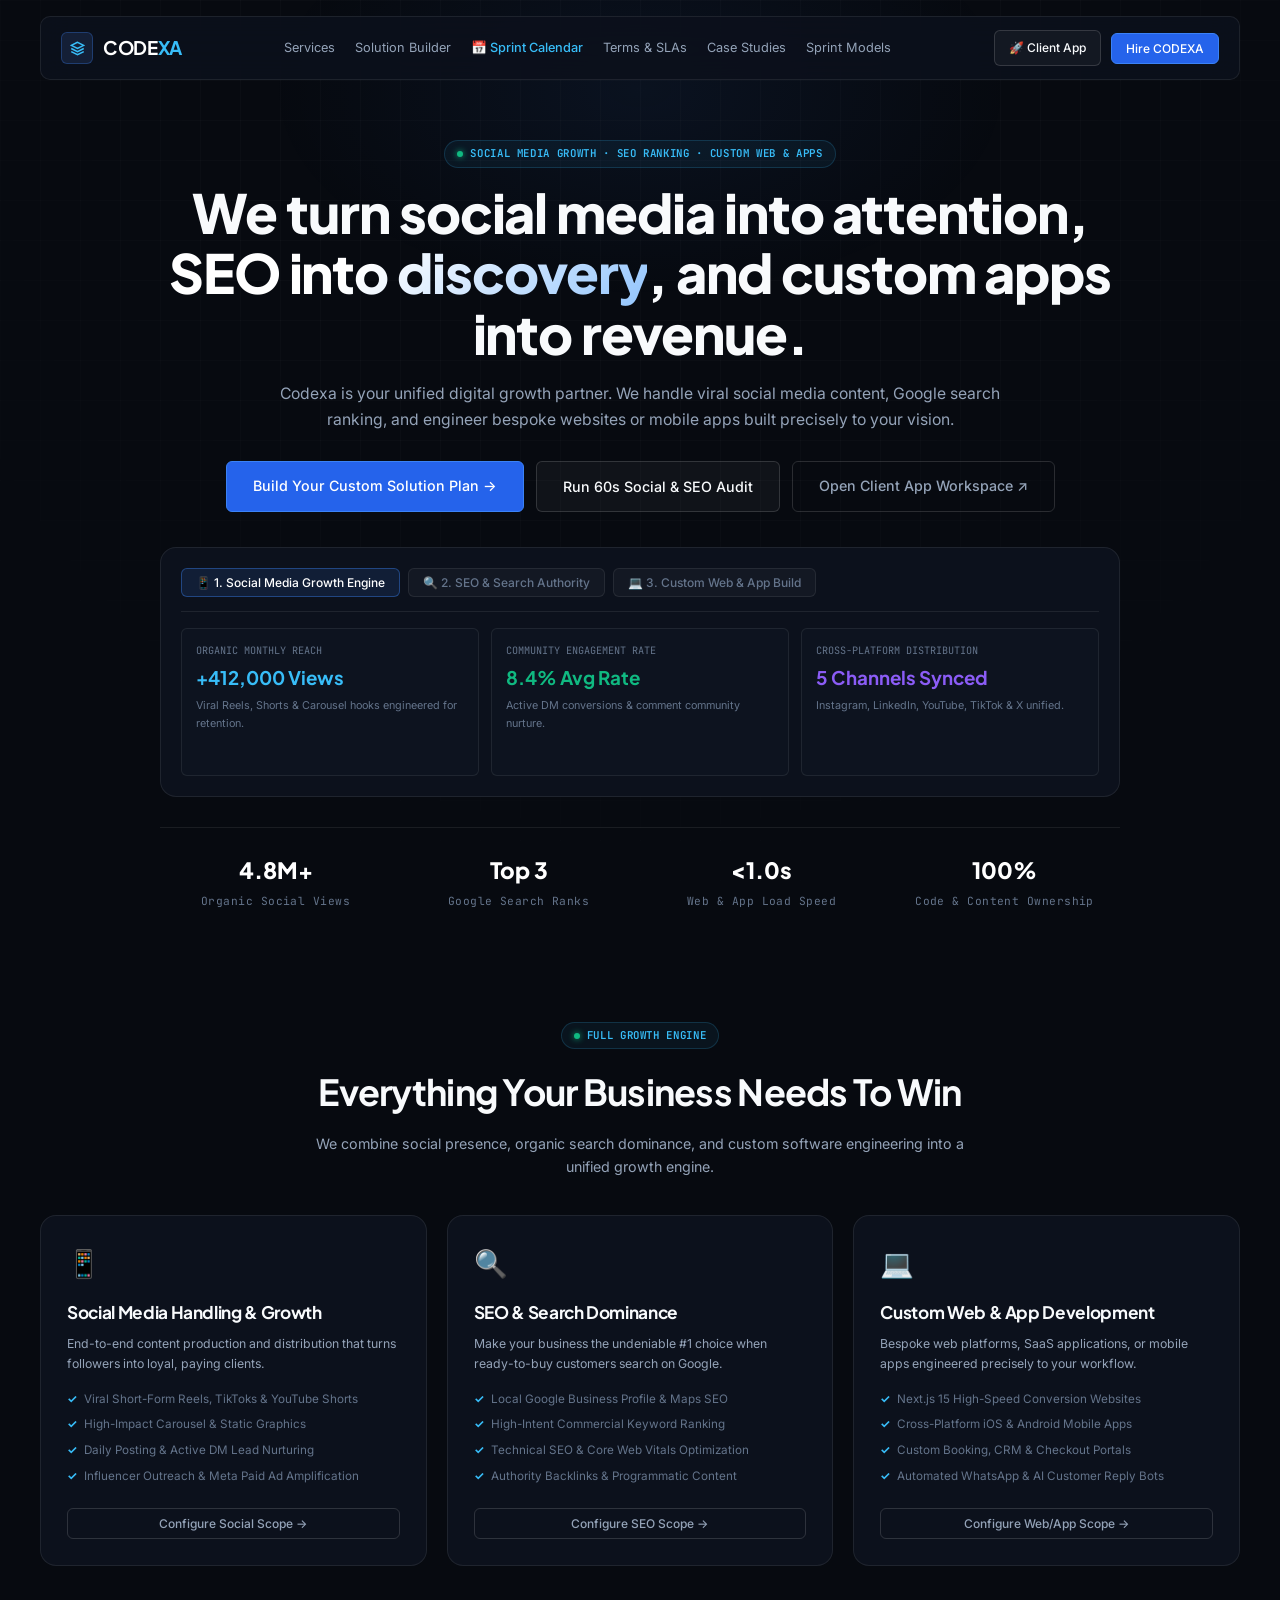
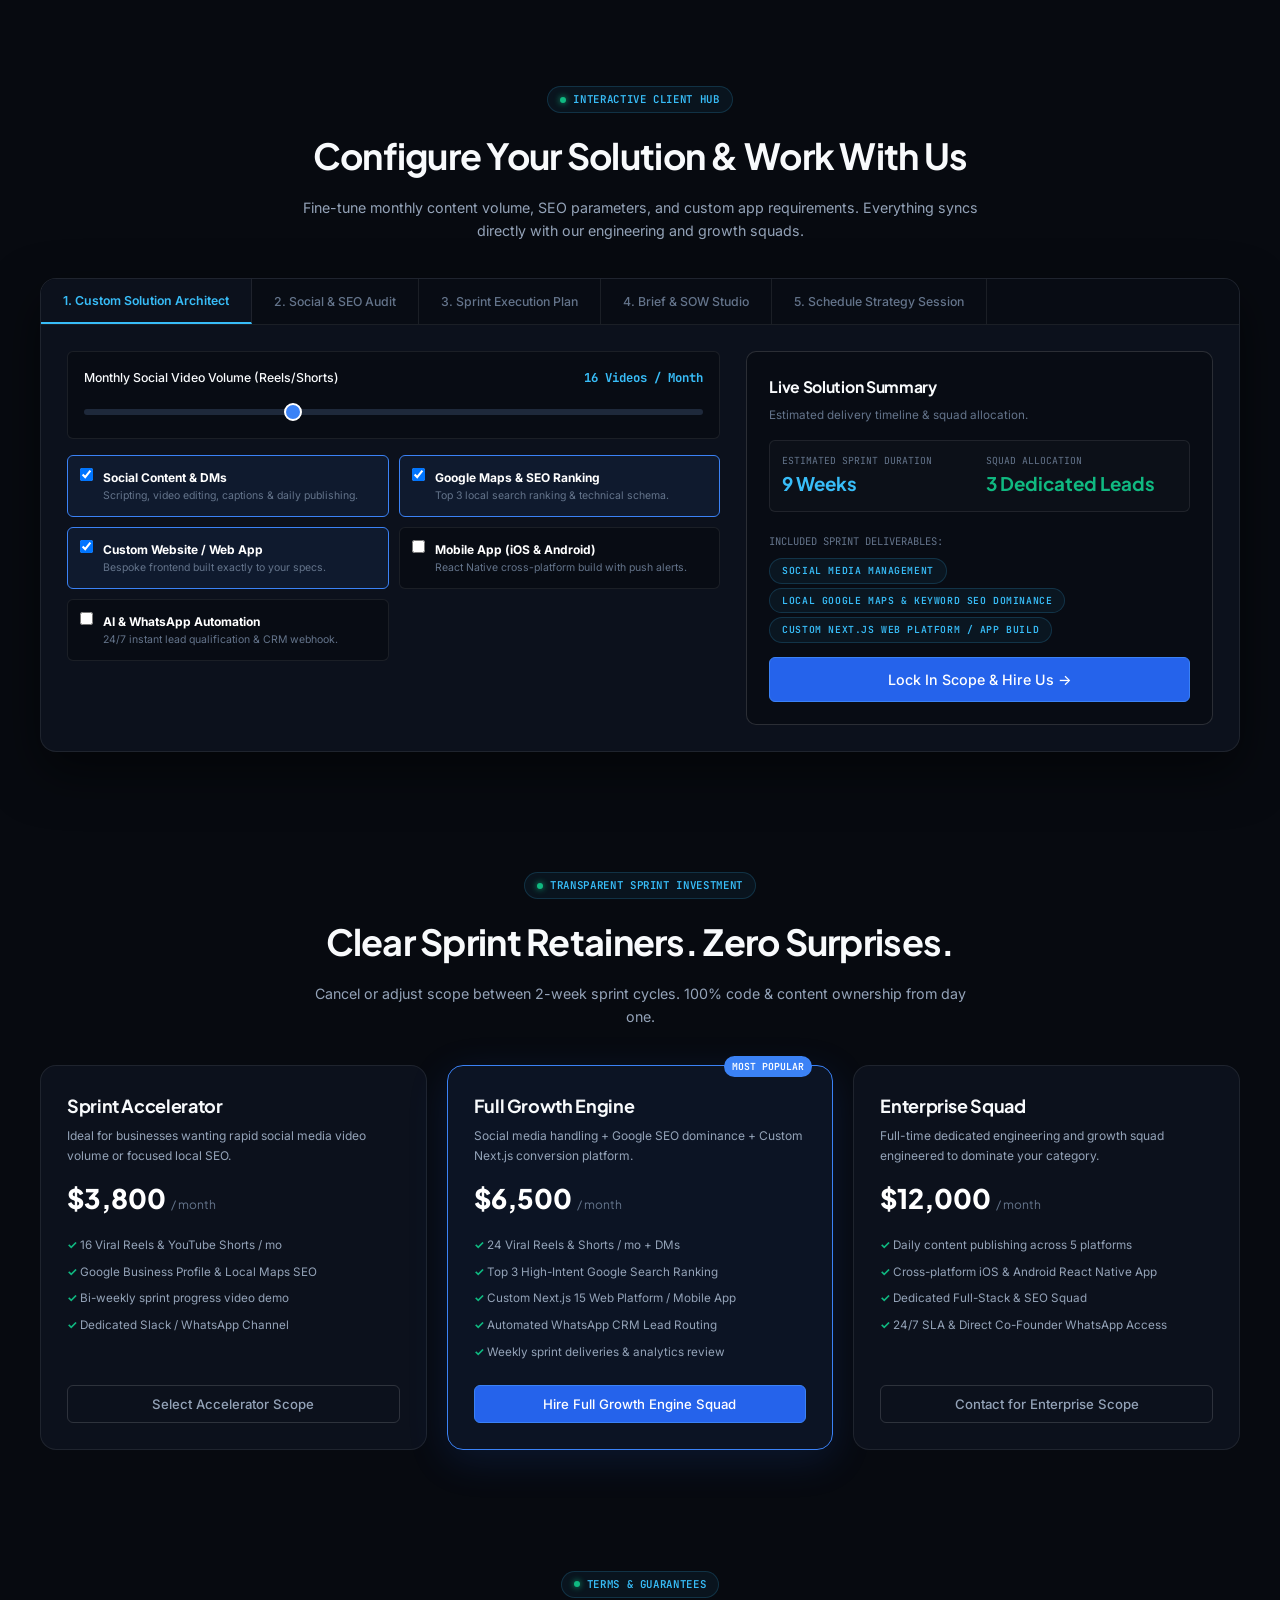
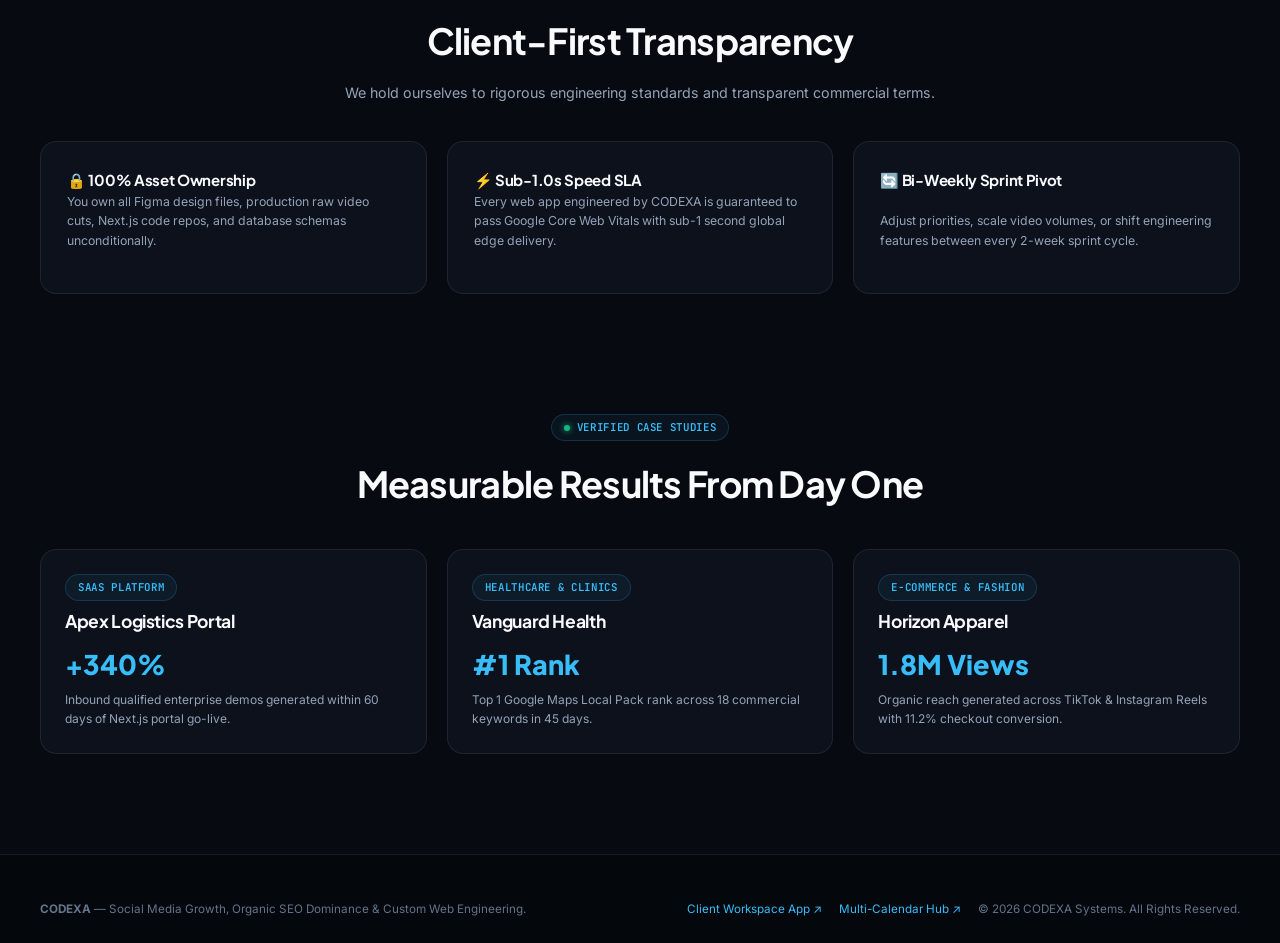
<file: CODEXA-UIUX-Website/index.html>
<!DOCTYPE html>
<html lang="en">
<head>
  <meta charset="UTF-8">
  <meta name="viewport" content="width=device-width, initial-scale=1.0">
  <meta name="description" content="CODEXA — Social Media Growth, Organic SEO Dominance & Custom Web/App Development. Interactive client workspace, instant audits, and transparent sprint terms.">
  <meta name="theme-color" content="#070a10">
  <meta property="og:title" content="CODEXA — Digital Growth, SEO & Custom Web/App Engineering">
  <meta property="og:description" content="We turn social media into attention, SEO into discovery, and custom apps into revenue. Configure your sprint and work with our dedicated squads.">
  <meta property="og:type" content="website">
  <meta name="twitter:card" content="summary_large_image">
  <title>CODEXA — Social Media Growth, SEO &amp; Custom Web/App Systems</title>
  
  <!-- Optimized Modern Typography -->
  <link rel="preconnect" href="https://fonts.googleapis.com">
  <link rel="preconnect" href="https://fonts.gstatic.com" crossorigin>
  <link href="https://fonts.googleapis.com/css2?family=Inter:wght@300;400;500;600;700&family=JetBrains+Mono:wght@400;500;600&family=Plus+Jakarta+Sans:wght@500;600;700;800&display=swap" rel="stylesheet">
  
  <style>
    /* ==========================================================================
       CODEXA POWERFUL, SUBTLE & CLEAN DESIGN SYSTEM
       ========================================================================== */
    :root {
      --bg-canvas: #070a10;
      --bg-surface: #0c111c;
      --bg-surface-elevated: #111827;
      --bg-card: rgba(14, 20, 32, 0.75);
      --bg-card-hover: rgba(20, 30, 48, 0.9);
      --bg-input: #080c14;
      
      --border-subtle: rgba(255, 255, 255, 0.08);
      --border-medium: rgba(255, 255, 255, 0.14);
      --border-active: rgba(59, 130, 246, 0.5);
      
      --brand-blue: #3b82f6;
      --brand-blue-hover: #2563eb;
      --brand-sky: #38bdf8;
      --brand-emerald: #10b981;
      --brand-violet: #8b5cf6;
      --brand-amber: #f59e0b;
      --brand-rose: #f43f5e;
      
      --text-primary: #f8fafc;
      --text-secondary: #94a3b8;
      --text-muted: #64748b;
      --text-dim: #475569;
      
      --font-sans: 'Plus Jakarta Sans', -apple-system, BlinkMacSystemFont, sans-serif;
      --font-body: 'Inter', system-ui, sans-serif;
      --font-mono: 'JetBrains Mono', monospace;
      
      --radius-sm: 6px;
      --radius-md: 10px;
      --radius-lg: 16px;
      --radius-full: 9999px;
      
      --transition: 0.18s cubic-bezier(0.16, 1, 0.3, 1);
    }

    * { box-sizing: border-box; margin: 0; padding: 0; }
    html { scroll-behavior: smooth; font-size: 15px; }
    
    body {
      background-color: var(--bg-canvas);
      color: var(--text-primary);
      font-family: var(--font-body);
      line-height: 1.6;
      overflow-x: hidden;
      -webkit-font-smoothing: antialiased;
    }

    /* Subtle background grid */
    body::before {
      content: "";
      position: fixed;
      inset: 0;
      pointer-events: none;
      background-image: 
        linear-gradient(to right, rgba(255, 255, 255, 0.02) 1px, transparent 1px),
        linear-gradient(to bottom, rgba(255, 255, 255, 0.02) 1px, transparent 1px);
      background-size: 40px 40px;
      mask-image: radial-gradient(circle at 50% 10%, black 40%, transparent 85%);
      -webkit-mask-image: radial-gradient(circle at 50% 10%, black 40%, transparent 85%);
      z-index: -2;
    }

    .ambient-glow {
      position: fixed;
      top: -120px;
      left: 50%;
      transform: translateX(-50%);
      width: 750px;
      height: 420px;
      background: radial-gradient(ellipse at center, rgba(59, 130, 246, 0.07) 0%, transparent 70%);
      pointer-events: none;
      z-index: -1;
    }

    /* Scrollbar */
    ::-webkit-scrollbar { width: 7px; height: 7px; }
    ::-webkit-scrollbar-track { background: var(--bg-canvas); }
    ::-webkit-scrollbar-thumb { background: #1a2233; border-radius: 4px; }
    ::-webkit-scrollbar-thumb:hover { background: #2b3752; }

    /* Layout */
    .container {
      width: min(1200px, calc(100% - 40px));
      margin-inline: auto;
    }

    /* Typography */
    h1, h2, h3, h4, h5 {
      font-family: var(--font-sans);
      color: var(--text-primary);
      letter-spacing: -0.02em;
    }
    .mono { font-family: var(--font-mono); }
    .text-gradient {
      background: linear-gradient(135deg, #ffffff 40%, #93c5fd 100%);
      -webkit-background-clip: text;
      -webkit-text-fill-color: transparent;
    }

    /* Eyebrow & Status Pills */
    .eyebrow {
      display: inline-flex;
      align-items: center;
      gap: 7px;
      font-family: var(--font-mono);
      font-size: 0.72rem;
      font-weight: 600;
      letter-spacing: 0.06em;
      text-transform: uppercase;
      color: var(--brand-sky);
      background: rgba(56, 189, 248, 0.06);
      border: 1px solid rgba(56, 189, 248, 0.18);
      padding: 4px 12px;
      border-radius: var(--radius-full);
      margin-bottom: 14px;
    }
    .status-dot {
      width: 6px;
      height: 6px;
      border-radius: 50%;
      background: var(--brand-emerald);
      box-shadow: 0 0 6px var(--brand-emerald);
    }

    /* Buttons */
    .btn {
      display: inline-flex;
      align-items: center;
      justify-content: center;
      gap: 8px;
      font-family: var(--font-body);
      font-weight: 500;
      font-size: 0.88rem;
      padding: 10px 20px;
      border-radius: var(--radius-sm);
      text-decoration: none;
      cursor: pointer;
      border: 1px solid transparent;
      transition: all var(--transition);
      white-space: nowrap;
    }
    .btn svg { width: 15px; height: 15px; flex-shrink: 0; }
    .btn-primary {
      background: #2563eb;
      color: #ffffff;
      border-color: #3b82f6;
    }
    .btn-primary:hover {
      background: #1d4ed8;
      border-color: #60a5fa;
      transform: translateY(-1px);
    }
    .btn-secondary {
      background: rgba(255, 255, 255, 0.04);
      color: var(--text-primary);
      border-color: var(--border-medium);
    }
    .btn-secondary:hover {
      background: rgba(255, 255, 255, 0.08);
      border-color: rgba(255, 255, 255, 0.25);
    }
    .btn-emerald {
      background: rgba(16, 185, 129, 0.15);
      border-color: rgba(16, 185, 129, 0.35);
      color: var(--brand-emerald);
    }
    .btn-emerald:hover {
      background: var(--brand-emerald);
      color: #030712;
      border-color: var(--brand-emerald);
    }
    .btn-outline {
      background: transparent;
      border-color: var(--border-medium);
      color: var(--text-secondary);
    }
    .btn-outline:hover {
      border-color: var(--brand-sky);
      color: #fff;
    }
    .btn-sm { padding: 7px 14px; font-size: 0.8rem; }
    .btn-lg { padding: 13px 26px; font-size: 0.95rem; }

    /* Toast Notification */
    .toast-msg {
      position: fixed;
      bottom: 24px;
      left: 50%;
      transform: translateX(-50%) translateY(50px);
      background: #0f172a;
      border: 1px solid var(--brand-sky);
      color: #fff;
      padding: 10px 20px;
      border-radius: var(--radius-full);
      font-size: 0.82rem;
      font-family: var(--font-mono);
      z-index: 2000;
      opacity: 0;
      pointer-events: none;
      transition: all 0.3s ease;
      box-shadow: 0 10px 30px rgba(0, 0, 0, 0.6);
      display: flex;
      align-items: center;
      gap: 8px;
    }
    .toast-msg.show {
      transform: translateX(-50%) translateY(0);
      opacity: 1;
    }

    /* ==========================================================================
       HEADER & NAVIGATION
       ========================================================================== */
    .site-header {
      width: min(1200px, calc(100% - 40px));
      margin: 16px auto 0;
      height: 64px;
      padding: 0 20px;
      display: flex;
      align-items: center;
      justify-content: space-between;
      border: 1px solid var(--border-subtle);
      border-radius: var(--radius-md);
      background: rgba(12, 17, 28, 0.88);
      backdrop-filter: blur(16px);
      -webkit-backdrop-filter: blur(16px);
      position: sticky;
      top: 14px;
      z-index: 100;
    }

    .brand-logo {
      display: flex;
      align-items: center;
      gap: 10px;
      text-decoration: none;
    }
    .brand-mark {
      width: 32px;
      height: 32px;
      border-radius: 6px;
      background: #141f36;
      border: 1px solid rgba(59, 130, 246, 0.3);
      display: grid;
      place-items: center;
      color: var(--brand-sky);
    }
    .brand-name {
      font-family: var(--font-sans);
      font-size: 1.25rem;
      font-weight: 700;
      color: #ffffff;
      letter-spacing: -0.02em;
    }
    .brand-name span { color: var(--brand-sky); }

    .nav-links {
      display: flex;
      gap: 20px;
      align-items: center;
    }
    .nav-item {
      font-size: 0.85rem;
      color: var(--text-secondary);
      text-decoration: none;
      transition: color var(--transition);
      font-weight: 400;
    }
    .nav-item:hover { color: #ffffff; }

    .nav-actions {
      display: flex;
      align-items: center;
      gap: 10px;
    }
    .menu-toggle {
      display: none;
      background: none;
      border: 1px solid var(--border-subtle);
      border-radius: var(--radius-sm);
      width: 36px;
      height: 36px;
      color: #fff;
      cursor: pointer;
      align-items: center;
      justify-content: center;
    }

    /* ==========================================================================
       HERO SECTION WITH 3-IN-1 ENGINE SHOWCASE
       ========================================================================== */
    .hero {
      padding: 60px 0 40px;
      text-align: center;
      max-width: 960px;
      margin: 0 auto;
    }
    .hero h1 {
      font-size: clamp(2.3rem, 4.3vw, 3.6rem);
      line-height: 1.12;
      font-weight: 800;
      margin-bottom: 18px;
    }
    .hero p {
      font-size: 1.05rem;
      color: var(--text-secondary);
      line-height: 1.65;
      max-width: 740px;
      margin: 0 auto 28px;
    }
    .hero-buttons {
      display: flex;
      justify-content: center;
      gap: 12px;
      flex-wrap: wrap;
      margin-bottom: 35px;
    }

    /* 3-in-1 Engine Interactive Visualizer */
    .showcase-dock {
      background: var(--bg-surface);
      border: 1px solid var(--border-subtle);
      border-radius: var(--radius-lg);
      padding: 20px;
      text-align: left;
      margin-top: 20px;
    }
    .showcase-tabs-nav {
      display: flex;
      gap: 8px;
      padding-bottom: 14px;
      border-bottom: 1px solid var(--border-subtle);
      margin-bottom: 16px;
      overflow-x: auto;
    }
    .sc-tab-btn {
      background: rgba(255, 255, 255, 0.03);
      border: 1px solid var(--border-subtle);
      color: var(--text-muted);
      font-family: var(--font-body);
      font-size: 0.8rem;
      font-weight: 500;
      padding: 6px 14px;
      border-radius: var(--radius-sm);
      cursor: pointer;
      transition: all var(--transition);
      white-space: nowrap;
    }
    .sc-tab-btn.active {
      background: rgba(59, 130, 246, 0.12);
      border-color: rgba(59, 130, 246, 0.4);
      color: #fff;
    }

    .sc-panel {
      display: none;
      animation: fadeIn 0.2s ease;
    }
    .sc-panel.active { display: block; }
    @keyframes fadeIn {
      from { opacity: 0; transform: translateY(3px); }
      to { opacity: 1; transform: translateY(0); }
    }

    /* Social Metric Grid */
    .social-matrix-grid {
      display: grid;
      grid-template-columns: repeat(3, 1fr);
      gap: 12px;
    }
    .social-metric-card {
      background: var(--bg-card);
      border: 1px solid var(--border-subtle);
      border-radius: var(--radius-sm);
      padding: 14px;
    }
    .social-metric-card small {
      font-size: 0.68rem;
      color: var(--text-muted);
      font-family: var(--font-mono);
      display: block;
      margin-bottom: 4px;
    }
    .social-metric-card b {
      font-family: var(--font-sans);
      font-size: 1.25rem;
      font-weight: 700;
    }

    /* SEO SERP Box */
    .seo-serp-box {
      background: var(--bg-card);
      border: 1px solid var(--border-subtle);
      border-radius: var(--radius-sm);
      padding: 16px;
    }
    .serp-url {
      font-family: var(--font-mono);
      font-size: 0.72rem;
      color: var(--brand-sky);
      margin-bottom: 4px;
    }
    .serp-title {
      font-size: 1.05rem;
      font-weight: 600;
      color: #93c5fd;
      margin-bottom: 4px;
    }
    .serp-desc {
      font-size: 0.8rem;
      color: var(--text-secondary);
      line-height: 1.5;
    }

    /* Dev Terminal Box */
    .dev-terminal-box {
      background: var(--bg-input);
      border: 1px solid var(--border-subtle);
      border-radius: var(--radius-sm);
      padding: 16px;
      font-family: var(--font-mono);
      font-size: 0.78rem;
      line-height: 1.7;
    }

    /* Trust Metrics Bar */
    .trust-metrics {
      display: grid;
      grid-template-columns: repeat(4, 1fr);
      gap: 12px;
      margin-top: 30px;
      padding-top: 24px;
      border-top: 1px solid var(--border-subtle);
    }
    .metric-item b {
      font-family: var(--font-sans);
      font-size: 1.5rem;
      font-weight: 800;
      color: #ffffff;
      display: block;
    }
    .metric-item span {
      font-size: 0.75rem;
      color: var(--text-muted);
      font-family: var(--font-mono);
      letter-spacing: 0.04em;
    }

    /* ==========================================================================
       SECTION HEADINGS & LAYOUT
       ========================================================================== */
    .section {
      padding: 70px 0 50px;
    }
    .section-header {
      text-align: center;
      max-width: 680px;
      margin: 0 auto 36px;
    }
    .section-title {
      font-size: clamp(1.8rem, 3.2vw, 2.4rem);
      font-weight: 700;
      margin-bottom: 12px;
    }
    .section-subtitle {
      font-size: 0.95rem;
      color: var(--text-secondary);
      line-height: 1.6;
    }

    /* Pillars Grid */
    .pillars-grid {
      display: grid;
      grid-template-columns: repeat(3, 1fr);
      gap: 20px;
    }
    .pillar-card {
      background: var(--bg-surface);
      border: 1px solid var(--border-subtle);
      border-radius: var(--radius-lg);
      padding: 26px;
      display: flex;
      flex-direction: column;
      justify-content: space-between;
      transition: all var(--transition);
    }
    .pillar-card:hover {
      border-color: var(--border-medium);
      transform: translateY(-2px);
    }
    .pillar-icon {
      font-size: 1.8rem;
      margin-bottom: 14px;
    }
    .pillar-card h3 {
      font-size: 1.15rem;
      margin-bottom: 8px;
    }
    .pillar-card p {
      font-size: 0.82rem;
      color: var(--text-secondary);
      margin-bottom: 16px;
      line-height: 1.6;
    }
    .pillar-deliverables {
      list-style: none;
      display: flex;
      flex-direction: column;
      gap: 7px;
      margin-bottom: 22px;
    }
    .pillar-deliverables li {
      font-size: 0.78rem;
      color: var(--text-muted);
      display: flex;
      align-items: center;
      gap: 7px;
    }
    .pillar-deliverables li::before {
      content: "✓";
      color: var(--brand-sky);
      font-weight: 700;
    }

    /* ==========================================================================
       INTERACTIVE CLIENT WORKSPACE
       ========================================================================== */
    .workspace-container {
      background: var(--bg-surface);
      border: 1px solid var(--border-subtle);
      border-radius: var(--radius-lg);
      overflow: hidden;
      box-shadow: 0 20px 50px rgba(0, 0, 0, 0.5);
    }
    .workspace-tabs-bar {
      display: flex;
      background: #080c14;
      border-bottom: 1px solid var(--border-subtle);
      overflow-x: auto;
    }
    .ws-tab-btn {
      background: none;
      border: none;
      border-right: 1px solid var(--border-subtle);
      color: var(--text-muted);
      font-family: var(--font-body);
      font-size: 0.82rem;
      font-weight: 500;
      padding: 14px 22px;
      cursor: pointer;
      transition: all var(--transition);
      white-space: nowrap;
      display: flex;
      align-items: center;
      gap: 8px;
    }
    .ws-tab-btn:hover {
      background: rgba(255, 255, 255, 0.02);
      color: #fff;
    }
    .ws-tab-btn.active {
      background: var(--bg-surface);
      color: var(--brand-sky);
      border-bottom: 2px solid var(--brand-sky);
      font-weight: 600;
    }
    .ws-tab-content { padding: 26px; }
    .ws-panel { display: none; }
    .ws-panel.active { display: block; animation: fadeIn 0.25s ease; }

    /* Scope Layout */
    .scope-layout {
      display: grid;
      grid-template-columns: 1.4fr 1fr;
      gap: 26px;
    }
    .slider-control-group {
      background: #080c14;
      border: 1px solid var(--border-subtle);
      border-radius: var(--radius-sm);
      padding: 16px;
      margin-bottom: 16px;
    }
    .slider-header {
      display: flex;
      justify-content: space-between;
      font-size: 0.82rem;
      font-weight: 500;
      margin-bottom: 10px;
    }
    .slider-header b {
      color: var(--brand-sky);
      font-family: var(--font-mono);
    }
    .range-input {
      width: 100%;
      height: 6px;
      background: #1e293b;
      border-radius: 3px;
      outline: none;
      -webkit-appearance: none;
      cursor: pointer;
    }
    .range-input::-webkit-slider-thumb {
      -webkit-appearance: none;
      width: 18px;
      height: 18px;
      border-radius: 50%;
      background: var(--brand-blue);
      border: 2px solid #fff;
      cursor: pointer;
    }
    .scope-select-grid {
      display: grid;
      grid-template-columns: repeat(2, 1fr);
      gap: 10px;
    }
    .scope-card-option {
      background: #080c14;
      border: 1px solid var(--border-subtle);
      border-radius: var(--radius-sm);
      padding: 12px;
      cursor: pointer;
      display: flex;
      gap: 10px;
      align-items: flex-start;
      transition: all var(--transition);
    }
    .scope-card-option:hover {
      background: #0e1624;
      border-color: var(--border-medium);
    }
    .scope-card-option.selected {
      border-color: var(--brand-blue);
      background: rgba(59, 130, 246, 0.08);
    }
    .scope-card-option strong {
      display: block;
      font-size: 0.8rem;
      color: #fff;
    }
    .scope-card-option p {
      font-size: 0.7rem;
      color: var(--text-muted);
      line-height: 1.4;
      margin-top: 2px;
    }

    /* Live Scope Summary */
    .scope-summary-card {
      background: #080c14;
      border: 1px solid var(--border-medium);
      border-radius: var(--radius-md);
      padding: 22px;
      position: sticky;
      top: 90px;
    }
    .scope-metric-box {
      display: grid;
      grid-template-columns: 1fr 1fr;
      gap: 12px;
      margin: 16px 0;
      padding: 12px;
      background: rgba(255, 255, 255, 0.02);
      border: 1px solid var(--border-subtle);
      border-radius: var(--radius-sm);
    }
    .scope-metric-box small {
      font-size: 0.65rem;
      color: var(--text-muted);
      font-family: var(--font-mono);
      display: block;
    }
    .scope-metric-box b {
      font-family: var(--font-sans);
      font-size: 1.25rem;
    }

    /* Audit Layout */
    .audit-layout {
      display: grid;
      grid-template-columns: 1fr 1.2fr;
      gap: 24px;
    }
    .form-input {
      width: 100%;
      background: var(--bg-input);
      border: 1px solid var(--border-medium);
      border-radius: var(--radius-sm);
      padding: 10px 14px;
      color: var(--text-primary);
      font-family: var(--font-body);
      font-size: 0.85rem;
      outline: none;
      transition: all var(--transition);
    }
    .form-input:focus {
      border-color: var(--brand-sky);
      box-shadow: 0 0 0 2px rgba(56, 189, 248, 0.15);
    }
    .audit-scores-grid {
      display: grid;
      grid-template-columns: repeat(2, 1fr);
      gap: 10px;
    }
    .score-chip {
      background: #080c14;
      border: 1px solid var(--border-subtle);
      border-radius: var(--radius-sm);
      padding: 12px;
    }
    .score-chip small {
      font-size: 0.65rem;
      color: var(--text-muted);
      font-family: var(--font-mono);
      display: block;
    }
    .score-chip b {
      font-family: var(--font-sans);
      font-size: 1.15rem;
      color: var(--brand-amber);
    }
    .score-chip b.good { color: var(--brand-emerald); }

    /* Kanban Sprint Execution */
    .kanban-grid {
      display: grid;
      grid-template-columns: repeat(4, 1fr);
      gap: 12px;
    }
    .kanban-column {
      background: #080c14;
      border: 1px solid var(--border-subtle);
      border-radius: var(--radius-sm);
      padding: 12px;
    }
    .kanban-col-title {
      font-size: 0.72rem;
      font-family: var(--font-mono);
      color: var(--text-secondary);
      font-weight: 600;
      margin-bottom: 10px;
      padding-bottom: 6px;
      border-bottom: 1px solid var(--border-subtle);
    }
    .kanban-task {
      background: var(--bg-surface);
      border: 1px solid var(--border-subtle);
      border-radius: 4px;
      padding: 9px 10px;
      margin-bottom: 7px;
      font-size: 0.75rem;
      cursor: pointer;
      transition: all var(--transition);
    }
    .kanban-task:hover {
      border-color: var(--brand-sky);
      transform: translateY(-1px);
    }
    .kanban-task strong {
      display: block;
      color: #fff;
      margin-bottom: 2px;
    }
    .kanban-task span {
      color: var(--text-muted);
      font-size: 0.68rem;
    }

    /* Brief & SOW Studio */
    .brief-layout {
      display: grid;
      grid-template-columns: 1fr 1fr;
      gap: 22px;
    }
    .brief-box {
      width: 100%;
      height: 180px;
      background: var(--bg-input);
      border: 1px solid var(--border-medium);
      border-radius: var(--radius-sm);
      padding: 10px;
      color: var(--text-primary);
      font-family: var(--font-mono);
      font-size: 0.78rem;
      resize: vertical;
      outline: none;
    }
    .sow-preview {
      background: #05080e;
      border: 1px solid var(--border-subtle);
      border-radius: var(--radius-sm);
      padding: 12px;
      font-family: var(--font-mono);
      font-size: 0.72rem;
      color: var(--text-secondary);
      height: 240px;
      overflow-y: auto;
      white-space: pre-wrap;
    }

    /* Scheduler */
    .calendar-clean {
      display: grid;
      grid-template-columns: repeat(7, 1fr);
      gap: 4px;
      margin: 10px 0 14px;
    }
    .cal-clean-day {
      font-size: 0.65rem;
      color: var(--text-muted);
      text-align: center;
      font-family: var(--font-mono);
    }
    .cal-clean-btn {
      background: rgba(255, 255, 255, 0.03);
      border: 1px solid var(--border-subtle);
      border-radius: 4px;
      color: var(--text-secondary);
      padding: 8px 0;
      font-size: 0.74rem;
      font-family: var(--font-mono);
      cursor: pointer;
      text-align: center;
    }
    .cal-clean-btn.active {
      background: var(--brand-blue);
      color: #fff;
      border-color: var(--brand-blue);
    }

    /* Tiers & Pricing */
    .tiers-grid {
      display: grid;
      grid-template-columns: repeat(3, 1fr);
      gap: 20px;
    }
    .tier-card {
      background: var(--bg-surface);
      border: 1px solid var(--border-subtle);
      border-radius: var(--radius-lg);
      padding: 26px;
      display: flex;
      flex-direction: column;
      justify-content: space-between;
      position: relative;
    }
    .tier-card.featured {
      border-color: var(--brand-blue);
      background: rgba(14, 23, 40, 0.85);
      box-shadow: 0 10px 40px rgba(37, 99, 235, 0.15);
    }
    .tier-badge {
      position: absolute;
      top: -10px;
      right: 20px;
      background: var(--brand-blue);
      color: #fff;
      font-size: 0.65rem;
      font-family: var(--font-mono);
      padding: 3px 8px;
      border-radius: var(--radius-full);
      text-transform: uppercase;
      font-weight: 600;
    }
    .tier-card h3 { font-size: 1.2rem; margin-bottom: 6px; }
    .tier-price {
      font-family: var(--font-sans);
      font-size: 1.8rem;
      font-weight: 800;
      color: #fff;
      margin: 12px 0 16px;
    }
    .tier-price span { font-size: 0.8rem; font-weight: 400; color: var(--text-muted); }
    .tier-features {
      list-style: none;
      display: flex;
      flex-direction: column;
      gap: 8px;
      font-size: 0.78rem;
      color: var(--text-secondary);
      margin-bottom: 24px;
    }
    .tier-features li::before { content: "✓ "; color: var(--brand-emerald); font-weight: 700; }

    /* Case Studies Grid */
    .cases-grid {
      display: grid;
      grid-template-columns: repeat(3, 1fr);
      gap: 20px;
    }
    .case-card {
      background: var(--bg-surface);
      border: 1px solid var(--border-subtle);
      border-radius: var(--radius-lg);
      padding: 24px;
    }
    .case-metric {
      font-family: var(--font-sans);
      font-size: 1.8rem;
      font-weight: 800;
      color: var(--brand-sky);
      margin: 8px 0 4px;
    }

    /* Modal */
    .modal-overlay {
      position: fixed;
      inset: 0;
      background: rgba(4, 7, 12, 0.8);
      backdrop-filter: blur(12px);
      -webkit-backdrop-filter: blur(12px);
      display: flex;
      align-items: center;
      justify-content: center;
      z-index: 1000;
      padding: 20px;
      opacity: 0;
      pointer-events: none;
      transition: opacity var(--transition);
    }
    .modal-overlay.active { opacity: 1; pointer-events: auto; }
    .modal-dialog {
      background: var(--bg-surface);
      border: 1px solid var(--border-medium);
      border-radius: var(--radius-lg);
      width: 100%;
      max-width: 540px;
      padding: 26px;
      box-shadow: 0 20px 50px rgba(0, 0, 0, 0.7);
      position: relative;
    }
    .modal-close {
      position: absolute;
      top: 18px;
      right: 18px;
      background: none;
      border: none;
      color: var(--text-muted);
      font-size: 1.4rem;
      cursor: pointer;
    }
    .modal-close:hover { color: #fff; }

    /* Footer */
    .site-footer {
      border-top: 1px solid var(--border-subtle);
      padding: 45px 0 25px;
      margin-top: 50px;
      background: #04070c;
    }
    .footer-content {
      display: flex;
      justify-content: space-between;
      align-items: center;
      font-size: 0.78rem;
      color: var(--text-muted);
    }

    /* Responsive */
    @media (max-width: 900px) {
      .pillars-grid, .scope-layout, .audit-layout, .brief-layout, .tiers-grid, .cases-grid { grid-template-columns: 1fr; }
      .trust-metrics { grid-template-columns: repeat(2, 1fr); }
      .kanban-grid { grid-template-columns: 1fr 1fr; }
      .social-matrix-grid { grid-template-columns: 1fr; }
    }
    @media (max-width: 680px) {
      .nav-links { display: none; }
      .menu-toggle { display: flex; }
      .scope-select-grid { grid-template-columns: 1fr; }
      .trust-metrics { grid-template-columns: 1fr; }
      .footer-content { flex-direction: column; gap: 12px; text-align: center; }
      .site-header { padding: 0 14px; }
      .kanban-grid { grid-template-columns: 1fr; }
    }
  </style>
</head>
<body id="top">

  <div class="ambient-glow"></div>
  <div class="toast-msg" id="toast"><span>✓</span> <span id="toastText">Action completed</span></div>

  <!-- Header -->
  <header class="site-header">
    <a class="brand-logo" href="#top">
      <div class="brand-mark">
        <svg width="15" height="15" viewBox="0 0 24 24" fill="none" stroke="currentColor" stroke-width="2.5">
          <polygon points="12 2 2 7 12 12 22 7 12 2"></polygon>
          <polyline points="2 17 12 22 22 17"></polyline>
          <polyline points="2 12 12 17 22 12"></polyline>
        </svg>
      </div>
      <div class="brand-name">CODE<span>XA</span></div>
    </a>

    <nav class="nav-links">
      <a class="nav-item" href="#services">Services</a>
      <a class="nav-item" href="#workspace">Solution Builder</a>
      <a class="nav-item" href="calendar.html" style="color: var(--brand-sky); font-weight: 500;">📅 Sprint Calendar</a>
      <a class="nav-item" href="#terms">Terms &amp; SLAs</a>
      <a class="nav-item" href="#cases">Case Studies</a>
      <a class="nav-item" href="#partnerships">Sprint Models</a>
    </nav>

    <div class="nav-actions">
      <a class="btn btn-secondary btn-sm" href="app.html" title="Launch Interactive Client Workspace App">
        🚀 Client App
      </a>
      <button class="btn btn-primary btn-sm" onclick="openLaunchModal()">
        Hire CODEXA
      </button>
    </div>
  </header>

  <main>
    <!-- HERO SECTION -->
    <section class="hero container">
      <div class="eyebrow"><span class="status-dot"></span> Social Media Growth · SEO Ranking · Custom Web &amp; Apps</div>
      <h1>We turn social media into attention, <span class="text-gradient">SEO into discovery</span>, and custom apps into revenue.</h1>
      <p>
        Codexa is your unified digital growth partner. We handle viral social media content, Google search ranking, and engineer bespoke websites or mobile apps built precisely to your vision.
      </p>

      <div class="hero-buttons">
        <a class="btn btn-primary btn-lg" href="#workspace">
          Build Your Custom Solution Plan →
        </a>
        <button class="btn btn-secondary btn-lg" onclick="switchWsTab('tab-audit'); document.getElementById('workspace').scrollIntoView({behavior:'smooth'});">
          Run 60s Social &amp; SEO Audit
        </button>
        <a class="btn btn-outline btn-lg" href="app.html">
          Open Client App Workspace ↗
        </a>
      </div>

      <!-- 3-in-1 Engine Interactive Showcase -->
      <div class="showcase-dock">
        <div class="showcase-tabs-nav">
          <button class="sc-tab-btn active" onclick="switchShowcase('sc-social', this)">📱 1. Social Media Growth Engine</button>
          <button class="sc-tab-btn" onclick="switchShowcase('sc-seo', this)">🔍 2. SEO &amp; Search Authority</button>
          <button class="sc-tab-btn" onclick="switchShowcase('sc-dev', this)">💻 3. Custom Web &amp; App Build</button>
        </div>

        <!-- Social Showcase -->
        <div class="sc-panel active" id="sc-social">
          <div class="social-matrix-grid">
            <div class="social-metric-card">
              <small>ORGANIC MONTHLY REACH</small>
              <b style="color: var(--brand-sky);">+412,000 Views</b>
              <p style="font-size: 0.72rem; color: var(--text-muted); margin-top: 4px;">Viral Reels, Shorts &amp; Carousel hooks engineered for retention.</p>
            </div>
            <div class="social-metric-card">
              <small>COMMUNITY ENGAGEMENT RATE</small>
              <b style="color: var(--brand-emerald);">8.4% Avg Rate</b>
              <p style="font-size: 0.72rem; color: var(--text-muted); margin-top: 4px;">Active DM conversions &amp; comment community nurture.</p>
            </div>
            <div class="social-metric-card">
              <small>CROSS-PLATFORM DISTRIBUTION</small>
              <b style="color: var(--brand-violet);">5 Channels Synced</b>
              <p style="font-size: 0.72rem; color: var(--text-muted); margin-top: 4px;">Instagram, LinkedIn, YouTube, TikTok &amp; X unified.</p>
            </div>
          </div>
        </div>

        <!-- SEO Showcase -->
        <div class="sc-panel" id="sc-seo">
          <div class="seo-serp-box">
            <div class="serp-url">https://yourbusiness.com › solutions</div>
            <div class="serp-title">#1 Ranked Category Leader | Verified Organic Traffic &amp; Inquiries</div>
            <div class="serp-desc">High-intent keyword dominance, Google Maps Local Pack authority, and programmatic search architecture engineered by CODEXA.</div>
          </div>
        </div>

        <!-- Dev Showcase -->
        <div class="sc-panel" id="sc-dev">
          <div class="dev-terminal-box">
            <span style="color: var(--brand-emerald);">✓ Next.js 15 SSR Platform</span>: Sub-800ms load time Worldwide<br>
            <span style="color: var(--brand-sky);">✓ Custom User Features</span>: Custom booking portal, e-commerce checkout, or mobile iOS/Android app built exactly to your specs.<br>
            <span style="color: var(--brand-amber);">✓ Automated Operations</span>: 1-click WhatsApp CRM lead sync.
          </div>
        </div>
      </div>

      <!-- Trust Metrics Bar -->
      <div class="trust-metrics">
        <div class="metric-item">
          <b>4.8M+</b>
          <span>Organic Social Views</span>
        </div>
        <div class="metric-item">
          <b>Top 3</b>
          <span>Google Search Ranks</span>
        </div>
        <div class="metric-item">
          <b>&lt;1.0s</b>
          <span>Web &amp; App Load Speed</span>
        </div>
        <div class="metric-item">
          <b>100%</b>
          <span>Code &amp; Content Ownership</span>
        </div>
      </div>
    </section>

    <!-- CORE SERVICES: SOCIAL, SEO, CUSTOM DEV -->
    <section class="section container" id="services">
      <div class="section-header">
        <div class="eyebrow"><span class="status-dot"></span> Full Growth Engine</div>
        <h2 class="section-title">Everything Your Business Needs To Win</h2>
        <p class="section-subtitle">
          We combine social presence, organic search dominance, and custom software engineering into a unified growth engine.
        </p>
      </div>

      <div class="pillars-grid">
        <!-- Pillar 1: Social Media -->
        <div class="pillar-card">
          <div>
            <div class="pillar-icon">📱</div>
            <h3>Social Media Handling &amp; Growth</h3>
            <p>End-to-end content production and distribution that turns followers into loyal, paying clients.</p>
            <ul class="pillar-deliverables">
              <li>Viral Short-Form Reels, TikToks &amp; YouTube Shorts</li>
              <li>High-Impact Carousel &amp; Static Graphics</li>
              <li>Daily Posting &amp; Active DM Lead Nurturing</li>
              <li>Influencer Outreach &amp; Meta Paid Ad Amplification</li>
            </ul>
          </div>
          <button class="btn btn-outline btn-sm" onclick="selectServiceInModal('Social Media Handling & Growth')">Configure Social Scope →</button>
        </div>

        <!-- Pillar 2: SEO -->
        <div class="pillar-card">
          <div>
            <div class="pillar-icon">🔍</div>
            <h3>SEO &amp; Search Dominance</h3>
            <p>Make your business the undeniable #1 choice when ready-to-buy customers search on Google.</p>
            <ul class="pillar-deliverables">
              <li>Local Google Business Profile &amp; Maps SEO</li>
              <li>High-Intent Commercial Keyword Ranking</li>
              <li>Technical SEO &amp; Core Web Vitals Optimization</li>
              <li>Authority Backlinks &amp; Programmatic Content</li>
            </ul>
          </div>
          <button class="btn btn-outline btn-sm" onclick="selectServiceInModal('SEO & Search Dominance')">Configure SEO Scope →</button>
        </div>

        <!-- Pillar 3: Custom Web & App -->
        <div class="pillar-card">
          <div>
            <div class="pillar-icon">💻</div>
            <h3>Custom Web &amp; App Development</h3>
            <p>Bespoke web platforms, SaaS applications, or mobile apps engineered precisely to your workflow.</p>
            <ul class="pillar-deliverables">
              <li>Next.js 15 High-Speed Conversion Websites</li>
              <li>Cross-Platform iOS &amp; Android Mobile Apps</li>
              <li>Custom Booking, CRM &amp; Checkout Portals</li>
              <li>Automated WhatsApp &amp; AI Customer Reply Bots</li>
            </ul>
          </div>
          <button class="btn btn-outline btn-sm" onclick="selectServiceInModal('Custom Web & App Development')">Configure Web/App Scope →</button>
        </div>
      </div>
    </section>

    <!-- INTERACTIVE CLIENT WORKSPACE -->
    <section class="section container" id="workspace">
      <div class="section-header">
        <div class="eyebrow"><span class="status-dot"></span> Interactive Client Hub</div>
        <h2 class="section-title">Configure Your Solution &amp; Work With Us</h2>
        <p class="section-subtitle">
          Fine-tune monthly content volume, SEO parameters, and custom app requirements. Everything syncs directly with our engineering and growth squads.
        </p>
      </div>

      <div class="workspace-container">
        <!-- Tab Bar -->
        <div class="workspace-tabs-bar">
          <button class="ws-tab-btn active" onclick="switchWsTab('tab-scope', this)">1. Custom Solution Architect</button>
          <button class="ws-tab-btn" onclick="switchWsTab('tab-audit', this)">2. Social &amp; SEO Audit</button>
          <button class="ws-tab-btn" onclick="switchWsTab('tab-kanban', this)">3. Sprint Execution Plan</button>
          <button class="ws-tab-btn" onclick="switchWsTab('tab-brief', this)">4. Brief &amp; SOW Studio</button>
          <button class="ws-tab-btn" onclick="switchWsTab('tab-booking', this)">5. Schedule Strategy Session</button>
        </div>

        <div class="ws-tab-content">
          <!-- TAB 1: DYNAMIC SOLUTION ARCHITECT & VOLUME SLIDERS -->
          <div class="ws-panel active" id="tab-scope">
            <div class="scope-layout">
              <div>
                <div class="slider-control-group">
                  <div class="slider-header">
                    <span>Monthly Social Video Volume (Reels/Shorts)</span>
                    <b id="videoCountVal">16 Videos / Month</b>
                  </div>
                  <input type="range" min="8" max="32" step="4" value="16" class="range-input" id="videoSlider" oninput="updateVideoCount(this.value)">
                </div>

                <div class="scope-select-grid">
                  <label class="scope-card-option selected">
                    <input type="checkbox" checked data-name="Social Media Management (Daily Posting & DMs)" data-weeks="2" onchange="calcScope()">
                    <div>
                      <strong>Social Content &amp; DMs</strong>
                      <p>Scripting, video editing, captions &amp; daily publishing.</p>
                    </div>
                  </label>

                  <label class="scope-card-option selected">
                    <input type="checkbox" checked data-name="Local Google Maps & Keyword SEO Dominance" data-weeks="2" onchange="calcScope()">
                    <div>
                      <strong>Google Maps &amp; SEO Ranking</strong>
                      <p>Top 3 local search ranking &amp; technical schema.</p>
                    </div>
                  </label>

                  <label class="scope-card-option selected">
                    <input type="checkbox" checked data-name="Custom Next.js Web Platform / App Build" data-weeks="3" onchange="calcScope()">
                    <div>
                      <strong>Custom Website / Web App</strong>
                      <p>Bespoke frontend built exactly to your specs.</p>
                    </div>
                  </label>

                  <label class="scope-card-option">
                    <input type="checkbox" data-name="Cross-Platform iOS/Android Mobile App" data-weeks="4" onchange="calcScope()">
                    <div>
                      <strong>Mobile App (iOS &amp; Android)</strong>
                      <p>React Native cross-platform build with push alerts.</p>
                    </div>
                  </label>

                  <label class="scope-card-option">
                    <input type="checkbox" data-name="Automated WhatsApp CRM Lead Routing" data-weeks="1" onchange="calcScope()">
                    <div>
                      <strong>AI &amp; WhatsApp Automation</strong>
                      <p>24/7 instant lead qualification &amp; CRM webhook.</p>
                    </div>
                  </label>
                </div>
              </div>

              <div>
                <div class="scope-summary-card">
                  <h4 style="font-size: 1.05rem; margin-bottom: 6px;">Live Solution Summary</h4>
                  <p style="font-size: 0.78rem; color: var(--text-muted);">Estimated delivery timeline &amp; squad allocation.</p>

                  <div class="scope-metric-box">
                    <div>
                      <small>ESTIMATED SPRINT DURATION</small>
                      <b id="estWeeksVal" style="color: var(--brand-sky);">7 Weeks</b>
                    </div>
                    <div>
                      <small>SQUAD ALLOCATION</small>
                      <b style="color: var(--brand-emerald);">3 Dedicated Leads</b>
                    </div>
                  </div>

                  <div style="margin-bottom: 14px;">
                    <small style="font-size: 0.7rem; color: var(--text-muted); font-family: var(--font-mono);">INCLUDED SPRINT DELIVERABLES:</small>
                    <div id="scopeIncludedTags" style="display: flex; flex-wrap: wrap; gap: 4px; margin-top: 6px;">
                      <span class="eyebrow" style="margin: 0; font-size: 0.65rem;">Social Media</span>
                      <span class="eyebrow" style="margin: 0; font-size: 0.65rem;">SEO Maps</span>
                      <span class="eyebrow" style="margin: 0; font-size: 0.65rem;">Custom Web</span>
                    </div>
                  </div>

                  <button class="btn btn-primary btn-lg" style="width: 100%;" onclick="openLaunchModal()">
                    Lock In Scope &amp; Hire Us →
                  </button>
                </div>
              </div>
            </div>
          </div>

          <!-- TAB 2: INSTANT SOCIAL & SEO AUDIT -->
          <div class="ws-panel" id="tab-audit">
            <div class="audit-layout">
              <div>
                <h3 style="font-size: 1.15rem; margin-bottom: 8px;">Run Instant 60s Social &amp; SEO Audit</h3>
                <p style="font-size: 0.82rem; color: var(--text-secondary); margin-bottom: 16px;">
                  Enter your business website domain or primary Instagram/TikTok handle to uncover ranking bottlenecks.
                </p>

                <div style="margin-bottom: 12px;">
                  <label style="font-size: 0.75rem; color: var(--text-muted); display: block; margin-bottom: 4px;">Website Domain or Social Handle</label>
                  <input type="text" class="form-input" id="auditInput" placeholder="e.g. yourbusiness.com or @yourbrand">
                </div>

                <button class="btn btn-emerald" id="runAuditBtn" onclick="runClientAudit()" style="width: 100%;">
                  Run Diagnostic Audit (Free)
                </button>
              </div>

              <div>
                <div class="audit-scores-grid" id="auditScoresGrid">
                  <div class="score-chip">
                    <small>GOOGLE LOCAL SEO RANK</small>
                    <b id="auditScoreSeo">Top 12-25</b>
                    <span style="font-size: 0.68rem; color: var(--text-muted); display: block; margin-top: 4px;">Missing local GBP category schema</span>
                  </div>
                  <div class="score-chip">
                    <small>SOCIAL HOOK VELOCITY</small>
                    <b class="good" id="auditScoreSocial">Moderate (64%)</b>
                    <span style="font-size: 0.68rem; color: var(--text-muted); display: block; margin-top: 4px;">High 3s dropoff on static Reels</span>
                  </div>
                  <div class="score-chip">
                    <small>PAGE LOAD SPEED (LCP)</small>
                    <b id="auditScoreSpeed">2.8s (Needs Fix)</b>
                    <span style="font-size: 0.68rem; color: var(--text-muted); display: block; margin-top: 4px;">Target is &lt;1.0s on Next.js edge</span>
                  </div>
                  <div class="score-chip">
                    <small>CONVERSION ARCHITECTURE</small>
                    <b class="good" id="auditScoreConv">72%</b>
                    <span style="font-size: 0.68rem; color: var(--text-muted); display: block; margin-top: 4px;">Ready for automated WhatsApp routing</span>
                  </div>
                </div>
              </div>
            </div>
          </div>

          <!-- TAB 3: KANBAN SPRINT EXECUTION ROADMAP -->
          <div class="ws-panel" id="tab-kanban">
            <div style="margin-bottom: 16px;">
              <h3 style="font-size: 1.15rem; margin-bottom: 4px;">Transparent 2-Week Sprint Execution</h3>
              <p style="font-size: 0.8rem; color: var(--text-secondary);">We operate in dedicated 2-week sprint cycles with live tracking and zero guesswork.</p>
            </div>
            <div class="kanban-grid">
              <div class="kanban-column">
                <div class="kanban-col-title">1. DISCOVERY &amp; SCRIPTING</div>
                <div class="kanban-task">
                  <strong>Viral Hook Scripting (8 Videos)</strong>
                  <span>Social Content Squad</span>
                </div>
                <div class="kanban-task">
                  <strong>Commercial Keyword Mapping</strong>
                  <span>SEO Growth Lead</span>
                </div>
              </div>

              <div class="kanban-column">
                <div class="kanban-col-title">2. IN PRODUCTION</div>
                <div class="kanban-task">
                  <strong>Video Editing &amp; Dynamic Subtitles</strong>
                  <span>Creative Editor</span>
                </div>
                <div class="kanban-task">
                  <strong>Next.js Platform Wireframing</strong>
                  <span>Engineering Lead</span>
                </div>
              </div>

              <div class="kanban-column">
                <div class="kanban-col-title">3. QA &amp; REVIEW</div>
                <div class="kanban-task">
                  <strong>Google Maps Schema Validation</strong>
                  <span>SEO Tech Specialist</span>
                </div>
                <div class="kanban-task">
                  <strong>Conversion Checkout Test</strong>
                  <span>DevOps Engineer</span>
                </div>
              </div>

              <div class="kanban-column">
                <div class="kanban-col-title">4. DEPLOYED &amp; LIVE</div>
                <div class="kanban-task">
                  <strong>Viral Reel Distribution (Weekly Batch)</strong>
                  <span>Live on IG, TikTok, Shorts</span>
                </div>
                <div class="kanban-task">
                  <strong>WhatsApp Lead Bot Integration</strong>
                  <span>Live 24/7 Webhook Active</span>
                </div>
              </div>
            </div>
          </div>

          <!-- TAB 4: BRIEF & SOW STUDIO -->
          <div class="ws-panel" id="tab-brief">
            <div class="brief-layout">
              <div>
                <h3 style="font-size: 1.15rem; margin-bottom: 8px;">Instant Scope of Work (SOW) Studio</h3>
                <p style="font-size: 0.8rem; color: var(--text-secondary); margin-bottom: 12px;">Select a sprint template to generate custom deliverables.</p>
                
                <div style="display: flex; gap: 6px; margin-bottom: 12px; flex-wrap: wrap;">
                  <button class="btn btn-secondary btn-sm" onclick="setSowTemplate('social')">Social Accelerator</button>
                  <button class="btn btn-secondary btn-sm" onclick="setSowTemplate('seo')">Local SEO Dominance</button>
                  <button class="btn btn-secondary btn-sm" onclick="setSowTemplate('dev')">Custom Web Platform</button>
                  <button class="btn btn-secondary btn-sm" onclick="setSowTemplate('all')">Full Growth Engine</button>
                </div>

                <textarea class="brief-box" id="briefNotesInput" placeholder="Add custom sprint notes or specific features..." oninput="updateSowPreview()"></textarea>
              </div>

              <div>
                <h4 style="font-size: 0.9rem; color: var(--brand-sky); margin-bottom: 6px;">Live SOW Document Preview</h4>
                <div class="sow-preview" id="sowPreviewBox">Loading SOW specification...</div>
                <button class="btn btn-outline btn-sm" style="margin-top: 8px;" onclick="copySow()">📋 Copy SOW Text</button>
              </div>
            </div>
          </div>

          <!-- TAB 5: SCHEDULER & TIMEZONE CONVERT -->
          <div class="ws-panel" id="tab-booking">
            <div style="max-width: 600px; margin: 0 auto; text-align: center;">
              <h3 style="font-size: 1.25rem; margin-bottom: 6px;">Book Your 30-Min Growth Strategy Session</h3>
              <p style="font-size: 0.82rem; color: var(--text-secondary); margin-bottom: 20px;">
                Direct 1-on-1 sprint planning call with our technical co-founder. We review your audit, timeline, and exact deliverables.
              </p>

              <div class="calendar-clean">
                <div class="cal-clean-day">MON</div>
                <div class="cal-clean-day">TUE</div>
                <div class="cal-clean-day">WED</div>
                <div class="cal-clean-day">THU</div>
                <div class="cal-clean-day">FRI</div>
                <div class="cal-clean-day">SAT</div>
                <div class="cal-clean-day">SUN</div>

                <div class="cal-clean-btn active" onclick="selectCalDate(this, 'Mon 10:00 AM')">08</div>
                <div class="cal-clean-btn" onclick="selectCalDate(this, 'Tue 02:00 PM')">09</div>
                <div class="cal-clean-btn" onclick="selectCalDate(this, 'Wed 11:30 AM')">10</div>
                <div class="cal-clean-btn" onclick="selectCalDate(this, 'Thu 04:00 PM')">11</div>
                <div class="cal-clean-btn" onclick="selectCalDate(this, 'Fri 01:00 PM')">12</div>
                <div class="cal-clean-btn" style="opacity: 0.3;">13</div>
                <div class="cal-clean-btn" style="opacity: 0.3;">14</div>
              </div>

              <div style="display: flex; justify-content: center; gap: 10px; margin-bottom: 16px;">
                <span class="eyebrow" id="selectedTimeSlot" style="margin: 0;">Selected: Mon 10:00 AM GMT</span>
                <a href="calendar.html" class="btn btn-secondary btn-sm" style="font-size: 0.72rem;">📅 Open Full Calendar Hub ↗</a>
              </div>

              <button class="btn btn-primary btn-lg" onclick="openLaunchModal()">
                Confirm Strategy Session Call →
              </button>
            </div>
          </div>

        </div>
      </div>
    </section>

    <!-- SPRINT PARTNERSHIP MODELS & PRICING -->
    <section class="section container" id="partnerships">
      <div class="section-header">
        <div class="eyebrow"><span class="status-dot"></span> Transparent Sprint Investment</div>
        <h2 class="section-title">Clear Sprint Retainers. Zero Surprises.</h2>
        <p class="section-subtitle">
          Cancel or adjust scope between 2-week sprint cycles. 100% code &amp; content ownership from day one.
        </p>
      </div>

      <div class="tiers-grid">
        <div class="tier-card">
          <div>
            <h3>Sprint Accelerator</h3>
            <p style="font-size: 0.8rem; color: var(--text-secondary);">Ideal for businesses wanting rapid social media video volume or focused local SEO.</p>
            <div class="tier-price">$3,800 <span>/ month</span></div>
            <ul class="tier-features">
              <li>16 Viral Reels &amp; YouTube Shorts / mo</li>
              <li>Google Business Profile &amp; Local Maps SEO</li>
              <li>Bi-weekly sprint progress video demo</li>
              <li>Dedicated Slack / WhatsApp Channel</li>
            </ul>
          </div>
          <button class="btn btn-outline" onclick="selectTierInModal('Sprint Accelerator ($3,800/mo)')">Select Accelerator Scope</button>
        </div>

        <div class="tier-card featured">
          <span class="tier-badge">Most Popular</span>
          <div>
            <h3>Full Growth Engine</h3>
            <p style="font-size: 0.8rem; color: var(--text-secondary);">Social media handling + Google SEO dominance + Custom Next.js conversion platform.</p>
            <div class="tier-price">$6,500 <span>/ month</span></div>
            <ul class="tier-features">
              <li>24 Viral Reels &amp; Shorts / mo + DMs</li>
              <li>Top 3 High-Intent Google Search Ranking</li>
              <li>Custom Next.js 15 Web Platform / Mobile App</li>
              <li>Automated WhatsApp CRM Lead Routing</li>
              <li>Weekly sprint deliveries &amp; analytics review</li>
            </ul>
          </div>
          <button class="btn btn-primary" onclick="selectTierInModal('Full Growth Engine ($6,500/mo)')">Hire Full Growth Engine Squad</button>
        </div>

        <div class="tier-card">
          <div>
            <h3>Enterprise Squad</h3>
            <p style="font-size: 0.8rem; color: var(--text-secondary);">Full-time dedicated engineering and growth squad engineered to dominate your category.</p>
            <div class="tier-price">$12,000 <span>/ month</span></div>
            <ul class="tier-features">
              <li>Daily content publishing across 5 platforms</li>
              <li>Cross-platform iOS &amp; Android React Native App</li>
              <li>Dedicated Full-Stack &amp; SEO Squad</li>
              <li>24/7 SLA &amp; Direct Co-Founder WhatsApp Access</li>
            </ul>
          </div>
          <button class="btn btn-outline" onclick="selectTierInModal('Enterprise Squad ($12,000/mo)')">Contact for Enterprise Scope</button>
        </div>
      </div>
    </section>

    <!-- TERMS & GUARANTEES -->
    <section class="section container" id="terms">
      <div class="section-header">
        <div class="eyebrow"><span class="status-dot"></span> Terms &amp; Guarantees</div>
        <h2 class="section-title">Client-First Transparency</h2>
        <p class="section-subtitle">We hold ourselves to rigorous engineering standards and transparent commercial terms.</p>
      </div>

      <div style="display: grid; grid-template-columns: repeat(3, 1fr); gap: 20px;">
        <div class="pillar-card">
          <h4>🔒 100% Asset Ownership</h4>
          <p>You own all Figma design files, production raw video cuts, Next.js code repos, and database schemas unconditionally.</p>
        </div>
        <div class="pillar-card">
          <h4>⚡ Sub-1.0s Speed SLA</h4>
          <p>Every web app engineered by CODEXA is guaranteed to pass Google Core Web Vitals with sub-1 second global edge delivery.</p>
        </div>
        <div class="pillar-card">
          <h4>🔄 Bi-Weekly Sprint Pivot</h4>
          <p>Adjust priorities, scale video volumes, or shift engineering features between every 2-week sprint cycle.</p>
        </div>
      </div>
    </section>

    <!-- CASE STUDIES -->
    <section class="section container" id="cases">
      <div class="section-header">
        <div class="eyebrow"><span class="status-dot"></span> Verified Case Studies</div>
        <h2 class="section-title">Measurable Results From Day One</h2>
      </div>

      <div class="cases-grid">
        <div class="case-card">
          <small class="eyebrow" style="margin-bottom: 6px;">SaaS Platform</small>
          <h3>Apex Logistics Portal</h3>
          <div class="case-metric">+340%</div>
          <p style="font-size: 0.8rem; color: var(--text-secondary);">Inbound qualified enterprise demos generated within 60 days of Next.js portal go-live.</p>
        </div>

        <div class="case-card">
          <small class="eyebrow" style="margin-bottom: 6px;">Healthcare &amp; Clinics</small>
          <h3>Vanguard Health</h3>
          <div class="case-metric">#1 Rank</div>
          <p style="font-size: 0.8rem; color: var(--text-secondary);">Top 1 Google Maps Local Pack rank across 18 commercial keywords in 45 days.</p>
        </div>

        <div class="case-card">
          <small class="eyebrow" style="margin-bottom: 6px;">E-Commerce &amp; Fashion</small>
          <h3>Horizon Apparel</h3>
          <div class="case-metric">1.8M Views</div>
          <p style="font-size: 0.8rem; color: var(--text-secondary);">Organic reach generated across TikTok &amp; Instagram Reels with 11.2% checkout conversion.</p>
        </div>
      </div>
    </section>
  </main>

  <!-- ==========================================================================
       NETLIFY-COMPATIBLE LEAD CAPTURE & INQUIRY MODAL
       ========================================================================== -->
  <div class="modal-overlay" id="launchModal">
    <div class="modal-dialog">
      <button class="modal-close" onclick="closeLaunchModal()">×</button>
      <div style="margin-bottom: 16px;">
        <h3 style="font-size: 1.25rem; font-weight: 700; color: #fff;">Hire CODEXA — Start Your Sprint</h3>
        <p style="font-size: 0.8rem; color: var(--text-secondary);">
          Tell us about your business goals. We review your scope and return a customized SOW within 24 hours.
        </p>
      </div>

      <!-- Netlify Forms Integration -->
      <form name="hire-inquiry" method="POST" data-netlify="true" netlify data-netlify-honeypot="bot-field" onsubmit="handleNetlifyLeadSubmit(event)">
        <!-- Hidden Netlify Form Detection Input -->
        <input type="hidden" name="form-name" value="hire-inquiry" />
        
        <!-- Honeypot field for bot detection -->
        <p style="display:none">
          <label>Don’t fill this out if you're human: <input name="bot-field" /></label>
        </p>

        <div style="display: flex; flex-direction: column; gap: 12px;">
          <div>
            <label style="font-size: 0.74rem; color: var(--text-muted); display: block; margin-bottom: 3px;">Full Name *</label>
            <input type="text" name="name" class="form-input" placeholder="e.g. Alex Morgan" required>
          </div>

          <div style="display: grid; grid-template-columns: 1fr 1fr; gap: 10px;">
            <div>
              <label style="font-size: 0.74rem; color: var(--text-muted); display: block; margin-bottom: 3px;">Work Email *</label>
              <input type="email" name="email" class="form-input" placeholder="alex@company.com" required>
            </div>
            <div>
              <label style="font-size: 0.74rem; color: var(--text-muted); display: block; margin-bottom: 3px;">Phone / WhatsApp</label>
              <input type="text" name="phone" class="form-input" placeholder="+1 (555) 000-0000">
            </div>
          </div>

          <div>
            <label style="font-size: 0.74rem; color: var(--text-muted); display: block; margin-bottom: 3px;">Target Sprint Scope / Tier</label>
            <select name="scope_selection" class="form-input" id="modalScopeSelect">
              <option value="Full Growth Engine ($6,500/mo)" selected>Full Growth Engine ($6,500/mo)</option>
              <option value="Sprint Accelerator ($3,800/mo)">Sprint Accelerator ($3,800/mo)</option>
              <option value="Enterprise Squad ($12,000/mo)">Enterprise Dedicated Squad ($12,000/mo)</option>
              <option value="Custom Solution Scope">Custom Solution Scope (Configured via Builder)</option>
            </select>
          </div>

          <div>
            <label style="font-size: 0.74rem; color: var(--text-muted); display: block; margin-bottom: 3px;">Project Goals &amp; Specific Deliverables</label>
            <textarea name="notes" class="form-input" id="modalNotesText" style="height: 70px; resize: vertical;" placeholder="e.g. We need 16 viral video shorts, local SEO map rank, and a Next.js portal by next month..."></textarea>
          </div>

          <div style="display: flex; gap: 10px; margin-top: 6px;">
            <button type="submit" class="btn btn-primary" style="flex: 1;">
              Submit Sprint Inquiry →
            </button>
            <a href="https://wa.me/" target="_blank" class="btn btn-secondary" title="Connect on WhatsApp">
              💬 WhatsApp Direct
            </a>
          </div>
        </div>
      </form>
    </div>
  </div>

  <!-- Footer -->
  <footer class="site-footer">
    <div class="container footer-content">
      <div>
        <b>CODEXA</b> — Social Media Growth, Organic SEO Dominance &amp; Custom Web Engineering.
      </div>
      <div>
        <a href="app.html" style="color: var(--brand-sky); text-decoration: none; margin-right: 14px;">Client Workspace App ↗</a>
        <a href="calendar.html" style="color: var(--brand-sky); text-decoration: none; margin-right: 14px;">Multi-Calendar Hub ↗</a>
        <span>&copy; <span id="currentYear">2026</span> CODEXA Systems. All Rights Reserved.</span>
      </div>
    </div>
  </footer>

  <script>
    // Tab switcher in Hero Showcase
    function switchShowcase(panelId, btn) {
      document.querySelectorAll('.sc-tab-btn').forEach(b => b.classList.remove('active'));
      document.querySelectorAll('.sc-panel').forEach(p => p.classList.remove('active'));
      btn.classList.add('active');
      document.getElementById(panelId)?.classList.add('active');
    }

    // Workspace tab switcher
    function switchWsTab(tabId, btn) {
      document.querySelectorAll('.ws-tab-btn').forEach(b => b.classList.remove('active'));
      document.querySelectorAll('.ws-panel').forEach(p => p.classList.remove('active'));
      if (btn) btn.classList.add('active');
      document.getElementById(tabId)?.classList.add('active');
    }

    // Dynamic video count
    function updateVideoCount(val) {
      document.getElementById('videoCountVal').textContent = val + ' Videos / Month';
      calcScope();
    }

    // Dynamic Solution Architect calculation
    function calcScope() {
      const videoSlider = document.getElementById('videoSlider');
      const vCount = parseInt(videoSlider ? videoSlider.value : 16, 10);
      let totalWeeks = Math.ceil(vCount / 8);

      const checkboxes = document.querySelectorAll('.scope-card-option input[type="checkbox"]');
      const included = [];

      checkboxes.forEach(cb => {
        const parent = cb.closest('.scope-card-option');
        if (cb.checked) {
          parent?.classList.add('selected');
          totalWeeks += parseInt(cb.dataset.weeks || 1, 10);
          included.push(cb.dataset.name);
        } else {
          parent?.classList.remove('selected');
        }
      });

      const estWeeksEl = document.getElementById('estWeeksVal');
      if (estWeeksEl) estWeeksEl.textContent = totalWeeks + ' Weeks';

      const tagContainer = document.getElementById('scopeIncludedTags');
      if (tagContainer) {
        tagContainer.innerHTML = '';
        included.slice(0, 3).forEach(item => {
          const pill = document.createElement('span');
          pill.className = 'eyebrow';
          pill.style.margin = '0';
          pill.style.fontSize = '0.65rem';
          pill.textContent = item.split('(')[0].trim();
          tagContainer.appendChild(pill);
        });
      }
    }

    // 60s Diagnostic simulated audit
    function runClientAudit() {
      const input = document.getElementById('auditInput');
      const target = input ? input.value.trim() : '';
      const btn = document.getElementById('runAuditBtn');
      btn.textContent = 'Crawling & Analyzing...';
      btn.disabled = true;

      setTimeout(() => {
        btn.textContent = 'Re-Run Diagnostic (Free)';
        btn.disabled = false;
        showToastMsg('Audit generated for ' + (target || 'your business'));
      }, 900);
    }

    // SOW Studio Template Selector
    function setSowTemplate(type) {
      const preview = document.getElementById('sowPreviewBox');
      const notes = document.getElementById('briefNotesInput');
      let text = '';
      if (type === 'social') {
        text = 'CODEXA SOW: Social Media Handling\n- 16 Viral Shorts/Reels scripted, edited and published.\n- Daily DM lead nurture & active engagement.\n- Bi-weekly analytics review.';
      } else if (type === 'seo') {
        text = 'CODEXA SOW: Local SEO & Keyword Dominance\n- Google Maps Local Pack schema injection.\n- 15 Commercial high-intent keyword ranking targets.\n- Technical Core Web Vitals optimization.';
      } else if (type === 'dev') {
        text = 'CODEXA SOW: Custom Next.js 15 Platform\n- High-speed server components with sub-800ms load.\n- Custom booking and checkout workflow.\n- WhatsApp webhook sync.';
      } else {
        text = 'CODEXA SOW: Full Growth Engine\n- 24 Viral Video Shorts + Daily DMs.\n- Top 3 Search Target Dominance.\n- Bespoke Web Platform.\n- 100% Code & Content Ownership.';
      }
      if (preview) preview.textContent = text;
      if (notes) notes.value = text;
    }

    function updateSowPreview() {
      const preview = document.getElementById('sowPreviewBox');
      const notes = document.getElementById('briefNotesInput');
      if (preview && notes) preview.textContent = notes.value || 'Custom SOW notes...';
    }

    function copySow() {
      const preview = document.getElementById('sowPreviewBox');
      if (preview) {
        navigator.clipboard.writeText(preview.textContent);
        showToastMsg('SOW copied to clipboard');
      }
    }

    // Calendar date selection
    function selectCalDate(btn, slotText) {
      document.querySelectorAll('.cal-clean-btn').forEach(b => b.classList.remove('active'));
      btn.classList.add('active');
      document.getElementById('selectedTimeSlot').textContent = 'Selected: ' + slotText;
    }

    // Modals
    function openLaunchModal() {
      document.getElementById('launchModal')?.classList.add('active');
    }
    function closeLaunchModal() {
      document.getElementById('launchModal')?.classList.remove('active');
    }
    function selectServiceInModal(serviceName) {
      const select = document.getElementById('modalScopeSelect');
      if (select) select.value = 'Custom Solution Scope';
      const notes = document.getElementById('modalNotesText');
      if (notes) notes.value = 'Interested in scope: ' + serviceName;
      openLaunchModal();
    }
    function selectTierInModal(tierName) {
      const select = document.getElementById('modalScopeSelect');
      if (select) select.value = tierName;
      openLaunchModal();
    }

    // Netlify Lead Form Submit Handler
    function handleNetlifyLeadSubmit(e) {
      e.preventDefault();
      const form = e.target;
      const formData = new FormData(form);

      fetch('/', {
        method: 'POST',
        headers: { 'Content-Type': 'application/x-www-form-urlencoded' },
        body: new URLSearchParams(formData).toString()
      })
      .then(() => {
        closeLaunchModal();
        showToastMsg('Inquiry received! Our co-founder will contact you within 24h.');
        form.reset();
      })
      .catch((error) => {
        closeLaunchModal();
        showToastMsg('Inquiry submitted! We will reach out shortly.');
        form.reset();
      });
    }

    function showToastMsg(msg) {
      const toast = document.getElementById('toast');
      const text = document.getElementById('toastText');
      if (toast && text) {
        text.textContent = msg;
        toast.classList.add('show');
        setTimeout(() => toast.classList.remove('show'), 3500);
      }
    }

    document.addEventListener('DOMContentLoaded', () => {
      setSowTemplate('all');
      calcScope();
      const y = document.getElementById('currentYear');
      if (y) y.textContent = new Date().getFullYear();
    });
  </script>
</body>
</html>
</file>
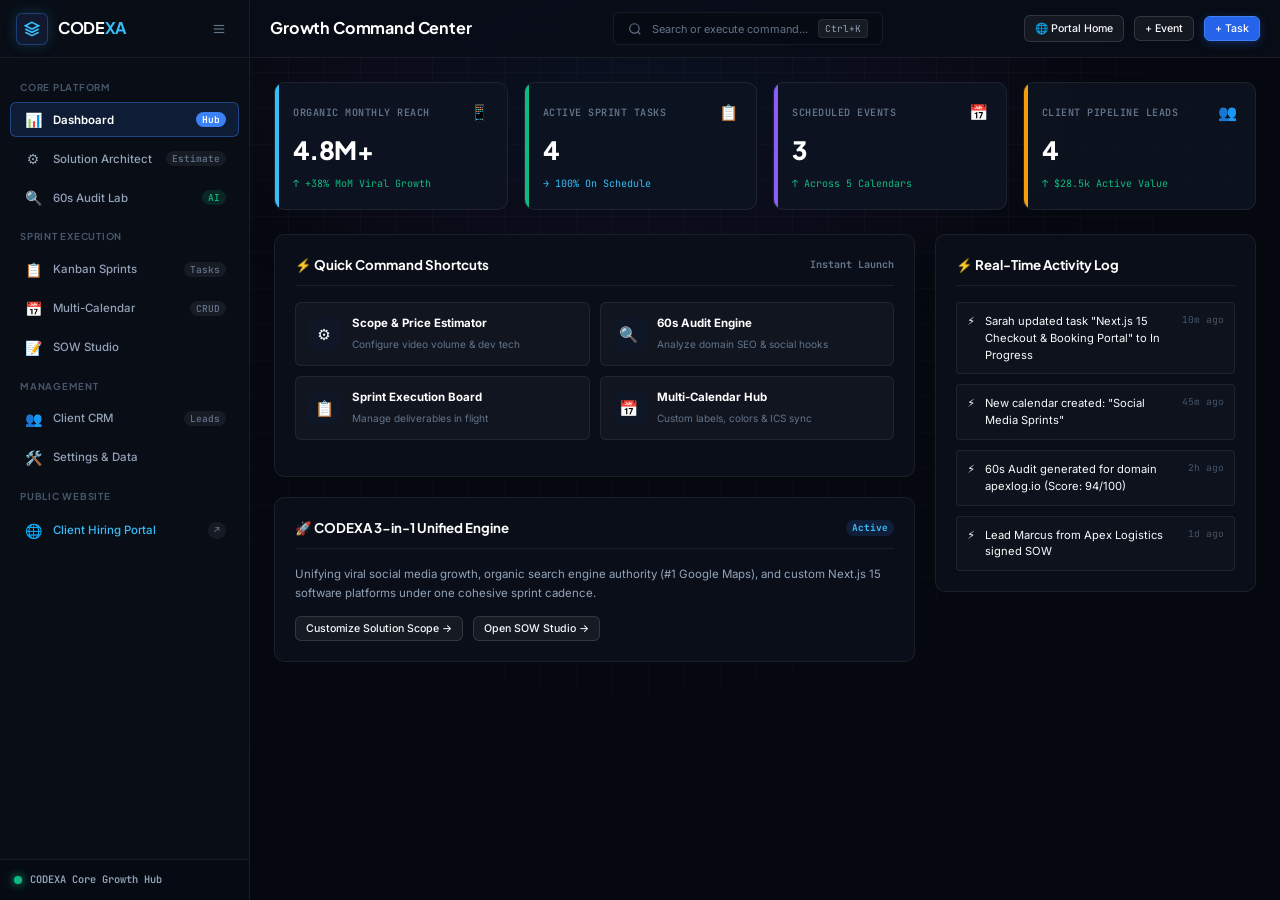
<file: CODEXA-UIUX-Website/app.html>
<!DOCTYPE html>
<html lang="en">
<head>
  <meta charset="UTF-8">
  <meta name="viewport" content="width=device-width, initial-scale=1.0">
  <meta name="description" content="CODEXA Client Growth Hub & Sprint Execution Workspace — Real-time sprint tracking, solution architecture, audit diagnostics, and multi-calendar scheduling.">
  <meta name="theme-color" content="#05080e">
  <title>CODEXA — Client Growth &amp; Sprint Workspace</title>

  <!-- Typography: Plus Jakarta Sans, Inter, JetBrains Mono -->
  <link rel="preconnect" href="https://fonts.googleapis.com">
  <link rel="preconnect" href="https://fonts.gstatic.com" crossorigin>
  <link href="https://fonts.googleapis.com/css2?family=Inter:wght@300;400;500;600;700&family=JetBrains+Mono:wght@400;500;600;700&family=Plus+Jakarta+Sans:wght@500;600;700;800&display=swap" rel="stylesheet">

  <link rel="stylesheet" href="calendar.css">
  <link rel="stylesheet" href="app.css">
</head>
<body>

  <div class="ambient-glow"></div>

  <!-- Primary App Shell -->
  <div class="app-shell">

    <!-- Collapsible App Sidebar -->
    <aside class="app-sidebar" id="appSidebar">
      <div class="sidebar-header">
        <a href="#dashboard" class="brand-link" title="CODEXA App Home">
          <div class="brand-mark">
            <svg width="16" height="16" viewBox="0 0 24 24" fill="none" stroke="currentColor" stroke-width="2.5">
              <polygon points="12 2 2 7 12 12 22 7 12 2"></polygon>
              <polyline points="2 17 12 22 22 17"></polyline>
              <polyline points="2 12 12 17 22 12"></polyline>
            </svg>
          </div>
          <span class="brand-name">CODE<span>XA</span></span>
        </a>
        <button class="sidebar-toggle-btn" id="sidebarToggleBtn" title="Toggle Sidebar">
          <svg width="14" height="14" viewBox="0 0 24 24" fill="none" stroke="currentColor" stroke-width="2"><line x1="3" y1="12" x2="21" y2="12"/><line x1="3" y1="6" x2="21" y2="6"/><line x1="3" y1="18" x2="21" y2="18"/></svg>
        </button>
      </div>

      <!-- Navigation Items -->
      <nav class="sidebar-nav">
        <div class="nav-group-label">Core Platform</div>
        
        <button class="nav-item-btn active" data-view="dashboard">
          <div class="nav-item-left">
            <span class="nav-icon">📊</span>
            <span class="nav-label">Dashboard</span>
          </div>
          <span class="nav-badge">Hub</span>
        </button>

        <button class="nav-item-btn" data-view="architect">
          <div class="nav-item-left">
            <span class="nav-icon">⚙️</span>
            <span class="nav-label">Solution Architect</span>
          </div>
          <span class="nav-badge">Estimate</span>
        </button>

        <button class="nav-item-btn" data-view="audit">
          <div class="nav-item-left">
            <span class="nav-icon">🔍</span>
            <span class="nav-label">60s Audit Lab</span>
          </div>
          <span class="nav-badge" style="background: rgba(16,185,129,0.15); color: var(--brand-emerald);">AI</span>
        </button>

        <div class="nav-group-label">Sprint Execution</div>

        <button class="nav-item-btn" data-view="kanban">
          <div class="nav-item-left">
            <span class="nav-icon">📋</span>
            <span class="nav-label">Kanban Sprints</span>
          </div>
          <span class="nav-badge">Tasks</span>
        </button>

        <button class="nav-item-btn" data-view="calendar">
          <div class="nav-item-left">
            <span class="nav-icon">📅</span>
            <span class="nav-label">Multi-Calendar</span>
          </div>
          <span class="nav-badge">CRUD</span>
        </button>

        <button class="nav-item-btn" data-view="sow">
          <div class="nav-item-left">
            <span class="nav-icon">📝</span>
            <span class="nav-label">SOW Studio</span>
          </div>
        </button>

        <div class="nav-group-label">Management</div>

        <button class="nav-item-btn" data-view="crm">
          <div class="nav-item-left">
            <span class="nav-icon">👥</span>
            <span class="nav-label">Client CRM</span>
          </div>
          <span class="nav-badge">Leads</span>
        </button>

        <button class="nav-item-btn" data-view="settings">
          <div class="nav-item-left">
            <span class="nav-icon">🛠️</span>
            <span class="nav-label">Settings &amp; Data</span>
          </div>
        </button>

        <div class="nav-group-label">Public Website</div>
        <a href="index.html" class="nav-item-btn" style="color: var(--brand-sky);">
          <div class="nav-item-left">
            <span class="nav-icon">🌐</span>
            <span class="nav-label">Client Hiring Portal</span>
          </div>
          <span class="nav-badge">↗</span>
        </a>
      </nav>

      <!-- Sidebar Footer -->
      <div class="sidebar-footer">
        <div class="workspace-status">
          <span class="status-indicator-dot"></span>
          <span class="workspace-name">CODEXA Core Growth Hub</span>
        </div>
      </div>
    </aside>

    <!-- Main Application Container -->
    <main class="app-main">
      
      <!-- Top Application Header -->
      <header class="app-topbar">
        <div class="topbar-left">
          <button class="mobile-nav-toggle" id="mobileNavToggle" title="Toggle Navigation">
            <svg width="18" height="18" viewBox="0 0 24 24" fill="none" stroke="currentColor" stroke-width="2"><line x1="3" y1="12" x2="21" y2="12"/><line x1="3" y1="6" x2="21" y2="6"/><line x1="3" y1="18" x2="21" y2="18"/></svg>
          </button>

          <h1 class="page-title-display" id="pageTitleDisplay">
            Growth Command Center
          </h1>
        </div>

        <!-- Center: Command Palette Trigger -->
        <button class="cmd-k-btn" id="btnOpenCmdPalette" title="Search commands &amp; modules">
          <svg width="14" height="14" viewBox="0 0 24 24" fill="none" stroke="currentColor" stroke-width="2"><circle cx="11" cy="11" r="8"/><line x1="21" y1="21" x2="16.65" y2="16.65"/></svg>
          <span>Search or execute command...</span>
          <span class="cmd-k-shortcut">Ctrl+K</span>
        </button>

        <!-- Right: Actions & Tools -->
        <div class="topbar-right">
          <a href="index.html" class="btn btn-secondary btn-sm" title="Go to public hiring site">
            🌐 Portal Home
          </a>
          <button class="btn btn-secondary btn-sm" onclick="window.codexaApp.navigateTo('calendar'); window.codexaApp.openEventModal();">
            + Event
          </button>
          <button class="btn btn-primary btn-sm" onclick="window.codexaApp.navigateTo('kanban'); window.codexaApp.openKanbanModal();">
            + Task
          </button>
        </div>
      </header>

      <!-- Dynamic View Container (SPA) -->
      <div class="app-view-container">

        <!-- MODULE 1: DASHBOARD OVERVIEW -->
        <section class="app-view-panel active" id="view-dashboard">
          <div class="kpi-grid">
            <div class="kpi-card" style="--accent-color: var(--brand-sky);">
              <div class="kpi-header">
                <span class="kpi-label">Organic Monthly Reach</span>
                <span class="kpi-icon">📱</span>
              </div>
              <div class="kpi-value">4.8M+</div>
              <div class="kpi-trend positive">↑ +38% MoM Viral Growth</div>
            </div>

            <div class="kpi-card" style="--accent-color: var(--brand-emerald);">
              <div class="kpi-header">
                <span class="kpi-label">Active Sprint Tasks</span>
                <span class="kpi-icon">📋</span>
              </div>
              <div class="kpi-value" id="dashKpiTasks">4</div>
              <div class="kpi-trend neutral">→ 100% On Schedule</div>
            </div>

            <div class="kpi-card" style="--accent-color: var(--brand-violet);">
              <div class="kpi-header">
                <span class="kpi-label">Scheduled Events</span>
                <span class="kpi-icon">📅</span>
              </div>
              <div class="kpi-value" id="dashKpiEvents">3</div>
              <div class="kpi-trend positive">↑ Across 5 Calendars</div>
            </div>

            <div class="kpi-card" style="--accent-color: var(--brand-amber);">
              <div class="kpi-header">
                <span class="kpi-label">Client Pipeline Leads</span>
                <span class="kpi-icon">👥</span>
              </div>
              <div class="kpi-value" id="dashKpiLeads">4</div>
              <div class="kpi-trend positive">↑ $28.5k Active Value</div>
            </div>
          </div>

          <div class="dashboard-columns-grid">
            <div>
              <div class="dash-card-panel" style="margin-bottom: 20px;">
                <div class="dash-panel-title">
                  <span>⚡ Quick Command Shortcuts</span>
                  <span style="font-size: 0.72rem; color: var(--text-muted); font-family: var(--font-mono);">Instant Launch</span>
                </div>
                <div class="quick-shortcuts-grid">
                  <div class="shortcut-btn" onclick="window.codexaApp.navigateTo('architect');">
                    <div class="shortcut-icon-box">⚙️</div>
                    <div>
                      <strong style="font-size: 0.82rem; color: #fff; display: block;">Scope &amp; Price Estimator</strong>
                      <span style="font-size: 0.72rem; color: var(--text-muted);">Configure video volume &amp; dev tech</span>
                    </div>
                  </div>

                  <div class="shortcut-btn" onclick="window.codexaApp.navigateTo('audit');">
                    <div class="shortcut-icon-box">🔍</div>
                    <div>
                      <strong style="font-size: 0.82rem; color: #fff; display: block;">60s Audit Engine</strong>
                      <span style="font-size: 0.72rem; color: var(--text-muted);">Analyze domain SEO &amp; social hooks</span>
                    </div>
                  </div>

                  <div class="shortcut-btn" onclick="window.codexaApp.navigateTo('kanban');">
                    <div class="shortcut-icon-box">📋</div>
                    <div>
                      <strong style="font-size: 0.82rem; color: #fff; display: block;">Sprint Execution Board</strong>
                      <span style="font-size: 0.72rem; color: var(--text-muted);">Manage deliverables in flight</span>
                    </div>
                  </div>

                  <div class="shortcut-btn" onclick="window.codexaApp.navigateTo('calendar');">
                    <div class="shortcut-icon-box">📅</div>
                    <div>
                      <strong style="font-size: 0.82rem; color: #fff; display: block;">Multi-Calendar Hub</strong>
                      <span style="font-size: 0.72rem; color: var(--text-muted);">Custom labels, colors &amp; ICS sync</span>
                    </div>
                  </div>
                </div>
              </div>

              <div class="dash-card-panel">
                <div class="dash-panel-title">
                  <span>🚀 CODEXA 3-in-1 Unified Engine</span>
                  <span class="nav-badge" style="background: rgba(59,130,246,0.15); color: var(--brand-sky);">Active</span>
                </div>
                <p style="font-size: 0.82rem; color: var(--text-secondary); line-height: 1.6; margin-bottom: 14px;">
                  Unifying viral social media growth, organic search engine authority (#1 Google Maps), and custom Next.js 15 software platforms under one cohesive sprint cadence.
                </p>
                <div style="display: flex; gap: 10px;">
                  <button class="btn btn-secondary btn-sm" onclick="window.codexaApp.navigateTo('architect')">Customize Solution Scope →</button>
                  <button class="btn btn-secondary btn-sm" onclick="window.codexaApp.navigateTo('sow')">Open SOW Studio →</button>
                </div>
              </div>
            </div>

            <div>
              <div class="dash-card-panel">
                <div class="dash-panel-title">
                  <span>⚡ Real-Time Activity Log</span>
                </div>
                <div class="activity-stream-list" id="dashActivityStream"></div>
              </div>
            </div>
          </div>
        </section>

        <!-- MODULE 2: SOLUTION ARCHITECT -->
        <section class="app-view-panel" id="view-architect">
          <div class="architect-layout">
            <div>
              <div class="slider-control-group">
                <div class="slider-header">
                  <span>Monthly Social Video Volume (Reels &amp; YouTube Shorts)</span>
                  <b id="videoCountVal">16 Videos / Month</b>
                </div>
                <input type="range" min="8" max="40" step="4" value="16" class="range-input" id="videoSlider">
                <div style="display: flex; justify-content: space-between; font-size: 0.68rem; color: var(--text-muted); margin-top: 6px; font-family: var(--font-mono);">
                  <span>8 Videos (Starter)</span>
                  <span>16 Videos (Growth Standard)</span>
                  <span>40 Videos (Daily Domination)</span>
                </div>
              </div>

              <div class="scope-options-grid">
                <label class="scope-option-card selected">
                  <input type="checkbox" checked class="scope-checkbox" data-name="Social Media Management &amp; DM Community" data-weeks="2" data-price="1200">
                  <div>
                    <strong style="color: #fff; font-size: 0.85rem;">Social Media Management &amp; Daily Publishing</strong>
                    <p style="font-size: 0.76rem; color: var(--text-muted);">Scripting, editing, thumbnail graphics &amp; active DM lead qualification.</p>
                  </div>
                </label>

                <label class="scope-option-card selected">
                  <input type="checkbox" checked class="scope-checkbox" data-name="Local Google Maps &amp; Commercial SEO" data-weeks="3" data-price="1400">
                  <div>
                    <strong style="color: #fff; font-size: 0.85rem;">Local Google Maps &amp; Keyword SEO Ranking</strong>
                    <p style="font-size: 0.76rem; color: var(--text-muted);">Top 3 Google Search ranking, Technical Schema &amp; High-Authority Backlinks.</p>
                  </div>
                </label>

                <label class="scope-option-card selected">
                  <input type="checkbox" checked class="scope-checkbox" data-name="Custom Next.js 15 Web Platform" data-weeks="4" data-price="2500">
                  <div>
                    <strong style="color: #fff; font-size: 0.85rem;">Custom Next.js 15 Web Platform / Web App</strong>
                    <p style="font-size: 0.76rem; color: var(--text-muted);">Sub-800ms load speed, custom booking portal, and conversion checkout.</p>
                  </div>
                </label>

                <label class="scope-option-card">
                  <input type="checkbox" class="scope-checkbox" data-name="Cross-Platform iOS &amp; Android Mobile App" data-weeks="6" data-price="3800">
                  <div>
                    <strong style="color: #fff; font-size: 0.85rem;">Cross-Platform iOS &amp; Android Mobile App</strong>
                    <p style="font-size: 0.76rem; color: var(--text-muted);">React Native cross-platform build with real-time push notifications.</p>
                  </div>
                </label>

                <label class="scope-option-card">
                  <input type="checkbox" class="scope-checkbox" data-name="Automated WhatsApp &amp; AI CRM Bot" data-weeks="2" data-price="900">
                  <div>
                    <strong style="color: #fff; font-size: 0.85rem;">Automated WhatsApp &amp; AI CRM Bot</strong>
                    <p style="font-size: 0.76rem; color: var(--text-muted);">24/7 instant lead capture, qualification webhooks &amp; calendar booking.</p>
                  </div>
                </label>
              </div>
            </div>

            <div>
              <div class="scope-summary-card">
                <h3 style="font-size: 1.1rem; font-weight: 700; color: #fff; margin-bottom: 6px;">Sprint Scope Projection</h3>
                <p style="font-size: 0.78rem; color: var(--text-muted);">Real-time estimated velocity &amp; dedicated squad investment.</p>

                <div class="scope-metric-box">
                  <div>
                    <small>ESTIMATED SPRINT DURATION</small>
                    <b id="estWeeksVal" style="color: var(--brand-sky);">9 Weeks</b>
                  </div>
                  <div>
                    <small>PROJECTED INVESTMENT</small>
                    <b id="estBudgetVal" style="color: var(--brand-emerald);">$6,540 / mo</b>
                  </div>
                </div>

                <ul style="font-size: 0.78rem; color: var(--text-secondary); line-height: 1.8; margin-bottom: 18px; padding-left: 18px;">
                  <li>Dedicated CODEXA Squad (SEO, Video, Dev)</li>
                  <li>Weekly asynchronous sprint progress video calls</li>
                  <li>100% Code, Media &amp; Content Ownership</li>
                </ul>

                <button class="btn btn-primary" id="btnTransferToSow" style="width: 100%;">
                  Export into SOW Brief Studio →
                </button>
              </div>
            </div>
          </div>
        </section>

        <!-- MODULE 3: 60s AUDIT LAB -->
        <section class="app-view-panel" id="view-audit">
          <div class="audit-input-bar">
            <svg style="margin-left: 6px; color: var(--text-muted); align-self: center;" width="16" height="16" viewBox="0 0 24 24" fill="none" stroke="currentColor" stroke-width="2"><circle cx="11" cy="11" r="8"/><line x1="21" y1="21" x2="16.65" y2="16.65"/></svg>
            <input type="text" class="audit-input" id="auditDomainInput" placeholder="Enter your business domain (e.g. apexlog.io) or social handle...">
            <button class="btn btn-primary" id="btnRunAudit">Run 60s Diagnostic</button>
          </div>

          <div class="audit-gauges-grid" id="auditResultsContainer">
            <div class="gauge-card">
              <div class="gauge-circle" id="gaugeSeo" style="--gauge-color: var(--brand-emerald);">92%</div>
              <strong style="color: #fff; font-size: 0.85rem; display: block;">SEO &amp; Search Authority</strong>
              <span style="font-size: 0.72rem; color: var(--text-muted);">Top keyword ranking readiness</span>
            </div>

            <div class="gauge-card">
              <div class="gauge-circle" id="gaugeSocial" style="--gauge-color: var(--brand-pink);">86%</div>
              <strong style="color: #fff; font-size: 0.85rem; display: block;">Social Content Hook Velocity</strong>
              <span style="font-size: 0.72rem; color: var(--text-muted);">Retention &amp; viral index</span>
            </div>

            <div class="gauge-card">
              <div class="gauge-circle" id="gaugeSpeed" style="--gauge-color: var(--brand-sky);">95%</div>
              <strong style="color: #fff; font-size: 0.85rem; display: block;">Core Web Vitals &amp; Speed</strong>
              <span style="font-size: 0.72rem; color: var(--text-muted);">Sub-1.0s edge render speed</span>
            </div>

            <div class="gauge-card">
              <div class="gauge-circle" id="gaugeConvert" style="--gauge-color: var(--brand-amber);">89%</div>
              <strong style="color: #fff; font-size: 0.85rem; display: block;">Conversion Architecture</strong>
              <span style="font-size: 0.72rem; color: var(--text-muted);">Lead capture &amp; CRM funnel</span>
            </div>
          </div>
        </section>

        <!-- MODULE 4: KANBAN SPRINT BOARD -->
        <section class="app-view-panel" id="view-kanban">
          <div style="display: flex; justify-content: space-between; align-items: center; margin-bottom: 16px;">
            <p style="font-size: 0.82rem; color: var(--text-secondary);">Click any task card to advance it to the next workflow stage.</p>
            <button class="btn btn-primary btn-sm" id="btnNewKanbanTask">+ Add Sprint Task</button>
          </div>

          <div class="kanban-board-grid">
            <div class="kanban-col">
              <div class="kanban-col-header">
                <span class="kanban-col-title">📥 Backlog</span>
              </div>
              <div id="colBacklog" style="display:flex; flex-direction:column; gap:8px;"></div>
            </div>

            <div class="kanban-col">
              <div class="kanban-col-header">
                <span class="kanban-col-title" style="color: var(--brand-sky);">⚡ In Progress</span>
              </div>
              <div id="colInProgress" style="display:flex; flex-direction:column; gap:8px;"></div>
            </div>

            <div class="kanban-col">
              <div class="kanban-col-header">
                <span class="kanban-col-title" style="color: var(--brand-amber);">🧪 QA Review</span>
              </div>
              <div id="colQaReview" style="display:flex; flex-direction:column; gap:8px;"></div>
            </div>

            <div class="kanban-col">
              <div class="kanban-col-header">
                <span class="kanban-col-title" style="color: var(--brand-emerald);">✓ Completed</span>
              </div>
              <div id="colDone" style="display:flex; flex-direction:column; gap:8px;"></div>
            </div>
          </div>
        </section>

        <!-- MODULE 5: MULTI-CALENDAR SCHEDULER -->
        <section class="app-view-panel" id="view-calendar">
          <div style="display: flex; align-items: center; justify-content: space-between; margin-bottom: 14px; flex-wrap: wrap; gap: 10px;">
            <div style="display: flex; align-items: center; gap: 12px;">
              <div class="cal-nav-controls" style="display: flex; gap: 4px; background: var(--bg-surface); padding: 4px; border-radius: var(--radius-sm); border: 1px solid var(--border-subtle);">
                <button class="nav-btn" id="calPrevBtn">‹</button>
                <button class="today-btn" id="calTodayBtn">Today</button>
                <button class="nav-btn" id="calNextBtn">›</button>
              </div>
              <h2 id="calPeriodLabel" style="font-size: 1.1rem; font-weight: 700; color: #fff;">Month Year</h2>
            </div>

            <div style="display: flex; align-items: center; gap: 8px;">
              <input type="text" class="form-input" id="calSearchInput" placeholder="Filter events..." style="width: 160px; padding: 6px 10px; font-size: 0.78rem;">
              <div class="view-switcher">
                <button class="cal-view-btn view-btn active" data-calview="month">Month</button>
                <button class="cal-view-btn view-btn" data-calview="agenda">Agenda</button>
              </div>
              <button class="btn btn-secondary btn-sm" id="btnExportIcs" title="Export .ICS for Google/Apple/Outlook">📥 ICS</button>
              <button class="btn btn-primary btn-sm" id="btnNewEvent">+ New Event</button>
            </div>
          </div>

          <div class="cal-embedded-shell">
            <div class="cal-sidebar" style="border-right: 1px solid var(--border-subtle); width: 240px; background: var(--bg-surface); padding: 14px; display: flex; flex-direction: column; gap: 10px;">
              <div style="display: flex; align-items: center; justify-content: space-between;">
                <span class="sidebar-title">My Calendars</span>
                <button class="action-icon-btn" id="btnAddCalendar" title="Add Custom Calendar">+</button>
              </div>
              <div class="calendars-list" id="calSidebarList" style="overflow-y: auto;"></div>
            </div>
            <div class="cal-main-viewport" style="flex: 1; overflow-y: auto; background: var(--bg-canvas);" id="calViewContainer"></div>
          </div>
        </section>

        <!-- MODULE 6: SOW & BRIEF STUDIO -->
        <section class="app-view-panel" id="view-sow">
          <div style="display: flex; justify-content: space-between; align-items: center; margin-bottom: 14px;">
            <div style="display: flex; gap: 6px;">
              <button class="btn btn-secondary btn-sm sow-template-btn btn-primary" data-template="full_engine">Full Growth Engine</button>
              <button class="btn btn-secondary btn-sm sow-template-btn" data-template="social">Social Accelerator</button>
              <button class="btn btn-secondary btn-sm sow-template-btn" data-template="seo">Local &amp; SEO Domination</button>
            </div>
            <button class="btn btn-primary btn-sm" id="btnCopySow">📋 Copy SOW Markdown</button>
          </div>

          <div class="sow-studio-layout">
            <div>
              <span class="form-label" style="display: block; margin-bottom: 6px;">Markdown Editor</span>
              <textarea class="sow-editor-box" id="sowEditor"></textarea>
            </div>
            <div>
              <span class="form-label" style="display: block; margin-bottom: 6px;">Live Client SOW Document Preview</span>
              <div class="sow-preview-box" id="sowPreview"></div>
            </div>
          </div>
        </section>

        <!-- MODULE 7: CRM & CLIENT PIPELINE -->
        <section class="app-view-panel" id="view-crm">
          <div style="display: flex; justify-content: space-between; align-items: center; margin-bottom: 16px;">
            <p style="font-size: 0.82rem; color: var(--text-secondary);">Manage inbound client consultations, proposals, and sprint accounts.</p>
            <button class="btn btn-primary btn-sm" id="btnNewLead">+ Add Client Lead</button>
          </div>

          <div class="crm-table-container">
            <table class="crm-table">
              <thead>
                <tr>
                  <th>Client / Company</th>
                  <th>Contact Email</th>
                  <th>Configured Service</th>
                  <th>Pipeline Stage</th>
                  <th>Deal Value</th>
                  <th>Actions</th>
                </tr>
              </thead>
              <tbody id="crmTableBody"></tbody>
            </table>
          </div>
        </section>

        <!-- MODULE 8: WORKSPACE SETTINGS -->
        <section class="app-view-panel" id="view-settings">
          <div style="max-width: 650px; display: flex; flex-direction: column; gap: 20px;">
            <div class="dash-card-panel">
              <h3 style="font-size: 1rem; font-weight: 700; color: #fff; margin-bottom: 12px;">Workspace Configuration</h3>
              <div class="form-group" style="margin-bottom: 12px;">
                <label class="form-label" for="workspaceNameInput">Workspace Organization Name</label>
                <input type="text" class="form-input" id="workspaceNameInput">
              </div>
              <button class="btn btn-primary btn-sm" id="btnSaveSettings">Save Workspace Name</button>
            </div>

            <div class="dash-card-panel">
              <h3 style="font-size: 1rem; font-weight: 700; color: #fff; margin-bottom: 12px;">Data Backup &amp; Portability</h3>
              <p style="font-size: 0.78rem; color: var(--text-muted); margin-bottom: 14px;">
                Export or restore your entire CODEXA state (calendars, scheduled events, sprint Kanban tasks, CRM leads, and SOW settings).
              </p>
              <div style="display: flex; gap: 10px; flex-wrap: wrap;">
                <button class="btn btn-secondary btn-sm" id="btnExportJsonBackup">💾 Export JSON Backup</button>
                <button class="btn btn-secondary btn-sm" id="btnImportJsonBackup">📂 Import JSON Backup</button>
                <input type="file" id="jsonFileInput" accept=".json" style="display: none;">
                <button class="btn btn-danger btn-sm" id="btnResetAllSeed">⚠️ Reset Defaults</button>
              </div>
            </div>
          </div>
        </section>

      </div>
    </main>
  </div>

  <!-- Command Palette Modal (Ctrl+K) -->
  <div class="cmd-palette-overlay" id="cmdPaletteOverlay">
    <div class="cmd-palette-box">
      <div class="cmd-palette-input-wrap">
        <svg width="18" height="18" viewBox="0 0 24 24" fill="none" stroke="currentColor" stroke-width="2" style="color: var(--brand-sky);"><circle cx="11" cy="11" r="8"/><line x1="21" y1="21" x2="16.65" y2="16.65"/></svg>
        <input type="text" class="cmd-palette-input" id="cmdPaletteInput" placeholder="Type a command or jump to module...">
        <span class="cmd-k-shortcut">ESC to close</span>
      </div>
      <div class="cmd-palette-results" id="cmdPaletteResults"></div>
    </div>
  </div>

  <!-- Modals -->
  <!-- 1. Custom Calendar Modal -->
  <div class="modal-overlay" id="calendarModal">
    <div class="modal-dialog">
      <div class="modal-header">
        <h3 class="modal-title">🎨 Customize Calendar</h3>
        <button class="modal-close-btn" data-close-modal>×</button>
      </div>
      <form id="calendarForm">
        <div class="modal-body">
          <div class="form-group">
            <label class="form-label" for="calNameInput">Calendar Label / Name *</label>
            <input type="text" class="form-input" id="calNameInput" placeholder="e.g. Marketing Sprints, Client Reviews" required>
          </div>
          <div class="form-group">
            <label class="form-label">Color Theme Accent</label>
            <div class="color-picker-grid" id="colorSwatchesGrid"></div>
            <input type="hidden" id="calColorInput" value="#3b82f6">
          </div>
          <div class="form-group">
            <label class="form-label">Icon Badge</label>
            <div class="icon-picker-grid" id="iconPickerGrid"></div>
            <input type="hidden" id="calIconInput" value="📅">
          </div>
          <div class="form-group">
            <label class="form-label" for="calDescInput">Description / Scope Notes</label>
            <textarea class="form-textarea" id="calDescInput"></textarea>
          </div>
        </div>
        <div class="modal-footer">
          <button type="button" class="btn btn-secondary" data-close-modal>Cancel</button>
          <button type="submit" class="btn btn-primary">Save Calendar</button>
        </div>
      </form>
    </div>
  </div>

  <!-- 2. Event Modal -->
  <div class="modal-overlay" id="eventModal">
    <div class="modal-dialog">
      <div class="modal-header">
        <h3 class="modal-title">📅 Schedule Event</h3>
        <button class="modal-close-btn" data-close-modal>×</button>
      </div>
      <form id="eventForm">
        <div class="modal-body">
          <div class="form-group">
            <label class="form-label" for="evtTitleInput">Event Title *</label>
            <input type="text" class="form-input" id="evtTitleInput" placeholder="e.g. Sprint Delivery &amp; Demo" required>
          </div>
          <div class="form-group">
            <label class="form-label" for="evtCalSelect">Assigned Calendar</label>
            <select class="form-select" id="evtCalSelect"></select>
          </div>
          <div class="form-group-row">
            <div class="form-group">
              <label class="form-label" for="evtStartDateInput">Start Date *</label>
              <input type="date" class="form-input" id="evtStartDateInput" required>
            </div>
            <div class="form-group">
              <label class="form-label" for="evtStartTimeInput">Start Time</label>
              <input type="time" class="form-input" id="evtStartTimeInput" value="10:00">
            </div>
          </div>
          <div class="form-group-row">
            <div class="form-group">
              <label class="form-label" for="evtEndDateInput">End Date</label>
              <input type="date" class="form-input" id="evtEndDateInput">
            </div>
            <div class="form-group">
              <label class="form-label" for="evtEndTimeInput">End Time</label>
              <input type="time" class="form-input" id="evtEndTimeInput" value="11:00">
            </div>
          </div>
          <div style="display: flex; align-items: center; gap: 8px;">
            <input type="checkbox" id="evtAllDayCheckbox">
            <label for="evtAllDayCheckbox" style="font-size: 0.78rem; color: var(--text-primary);">All-Day Event</label>
          </div>
          <div class="form-group-row">
            <div class="form-group">
              <label class="form-label" for="evtPrioritySelect">Priority</label>
              <select class="form-select" id="evtPrioritySelect">
                <option value="Low">Low</option>
                <option value="Medium">Medium</option>
                <option value="High" selected>High</option>
                <option value="Urgent">Urgent 🔥</option>
              </select>
            </div>
            <div class="form-group">
              <label class="form-label" for="evtCategoryInput">Sprint Tag</label>
              <input type="text" class="form-input" id="evtCategoryInput" placeholder="e.g. Sprint, SEO, Dev">
            </div>
          </div>
          <div class="form-group">
            <label class="form-label" for="evtLocationInput">Location / Meeting Link</label>
            <input type="text" class="form-input" id="evtLocationInput" placeholder="e.g. Google Meet, Zoom">
          </div>
          <div class="form-group">
            <label class="form-label" for="evtAttendeesInput">Assignees / Attendees</label>
            <input type="text" class="form-input" id="evtAttendeesInput" placeholder="e.g. Sarah, Alex">
          </div>
          <div class="form-group">
            <label class="form-label" for="evtDescInput">Description / Agenda</label>
            <textarea class="form-textarea" id="evtDescInput"></textarea>
          </div>
        </div>
        <div class="modal-footer">
          <button type="button" class="btn btn-secondary" data-close-modal>Cancel</button>
          <button type="submit" class="btn btn-primary">Save Event</button>
        </div>
      </form>
    </div>
  </div>

  <!-- 3. Kanban Task Modal -->
  <div class="modal-overlay" id="kanbanModal">
    <div class="modal-dialog">
      <div class="modal-header">
        <h3 class="modal-title">📋 Add Sprint Task</h3>
        <button class="modal-close-btn" data-close-modal>×</button>
      </div>
      <form id="kanbanForm">
        <div class="modal-body">
          <div class="form-group">
            <label class="form-label" for="taskTitleInput">Task Name *</label>
            <input type="text" class="form-input" id="taskTitleInput" placeholder="e.g. Configure Schema Markup" required>
          </div>
          <div class="form-group-row">
            <div class="form-group">
              <label class="form-label" for="taskColSelect">Initial Column</label>
              <select class="form-select" id="taskColSelect">
                <option value="backlog">Backlog</option>
                <option value="in_progress">In Progress</option>
                <option value="qa_review">QA Review</option>
                <option value="done">Completed</option>
              </select>
            </div>
            <div class="form-group">
              <label class="form-label" for="taskPrioritySelect">Priority</label>
              <select class="form-select" id="taskPrioritySelect">
                <option value="Low">Low</option>
                <option value="Medium">Medium</option>
                <option value="High" selected>High</option>
                <option value="Urgent">Urgent 🔥</option>
              </select>
            </div>
          </div>
          <div class="form-group-row">
            <div class="form-group">
              <label class="form-label" for="taskTagInput">Tag</label>
              <input type="text" class="form-input" id="taskTagInput" placeholder="e.g. SEO, Social, Dev">
            </div>
            <div class="form-group">
              <label class="form-label" for="taskAssigneeInput">Assignee</label>
              <input type="text" class="form-input" id="taskAssigneeInput" placeholder="e.g. Sarah, Maria">
            </div>
          </div>
        </div>
        <div class="modal-footer">
          <button type="button" class="btn btn-secondary" data-close-modal>Cancel</button>
          <button type="submit" class="btn btn-primary">Save Task</button>
        </div>
      </form>
    </div>
  </div>

  <!-- 4. Lead Modal -->
  <div class="modal-overlay" id="leadModal">
    <div class="modal-dialog">
      <div class="modal-header">
        <h3 class="modal-title">👥 Add Client Lead</h3>
        <button class="modal-close-btn" data-close-modal>×</button>
      </div>
      <form id="leadForm">
        <div class="modal-body">
          <div class="form-group">
            <label class="form-label" for="leadNameInput">Company / Client Name *</label>
            <input type="text" class="form-input" id="leadNameInput" required>
          </div>
          <div class="form-group">
            <label class="form-label" for="leadContactInput">Contact Email / Phone</label>
            <input type="text" class="form-input" id="leadContactInput">
          </div>
          <div class="form-group-row">
            <div class="form-group">
              <label class="form-label" for="leadServiceInput">Configured Scope</label>
              <input type="text" class="form-input" id="leadServiceInput" value="Full Growth Engine">
            </div>
            <div class="form-group">
              <label class="form-label" for="leadStageSelect">Pipeline Stage</label>
              <select class="form-select" id="leadStageSelect">
                <option value="new">NEW</option>
                <option value="proposal">PROPOSAL</option>
                <option value="active">ACTIVE</option>
              </select>
            </div>
          </div>
          <div class="form-group">
            <label class="form-label" for="leadValueInput">Estimated Value</label>
            <input type="text" class="form-input" id="leadValueInput" placeholder="e.g. $6,500/mo">
          </div>
        </div>
        <div class="modal-footer">
          <button type="button" class="btn btn-secondary" data-close-modal>Cancel</button>
          <button type="submit" class="btn btn-primary">Save Lead</button>
        </div>
      </form>
    </div>
  </div>

  <div class="toast-container" id="toastContainer"></div>

  <script src="app.js"></script>
</body>
</html>
</file>
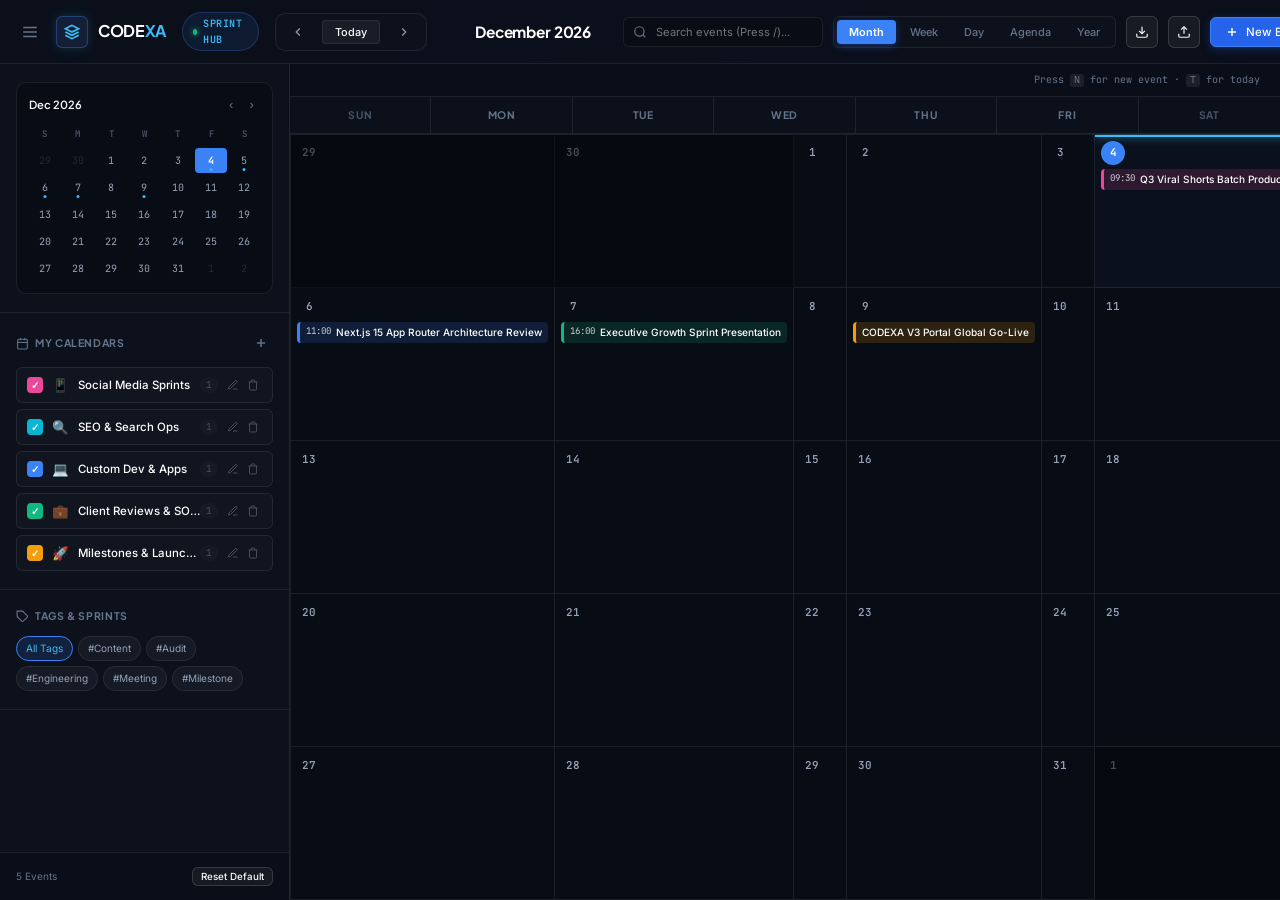
<file: CODEXA-UIUX-Website/calendar.html>
<!DOCTYPE html>
<html lang="en">
<head>
  <meta charset="UTF-8">
  <meta name="viewport" content="width=device-width, initial-scale=1.0">
  <meta name="description" content="CODEXA Multi-Calendar & Sprint Engine — Manage custom calendars, customize labels and colors, and schedule client & engineering sprints.">
  <meta name="theme-color" content="#070a10">
  <title>CODEXA — Multi-Calendar &amp; Sprint Engine</title>

  <!-- Google Fonts: Plus Jakarta Sans, Inter, JetBrains Mono -->
  <link rel="preconnect" href="https://fonts.googleapis.com">
  <link rel="preconnect" href="https://fonts.gstatic.com" crossorigin>
  <link href="https://fonts.googleapis.com/css2?family=Inter:wght@300;400;500;600;700&family=JetBrains+Mono:wght@400;500;600;700&family=Plus+Jakarta+Sans:wght@500;600;700;800&display=swap" rel="stylesheet">

  <link rel="stylesheet" href="calendar.css">
</head>
<body>

  <div class="ambient-glow"></div>

  <!-- ==========================================================================
       APP HEADER / TOP CONTROL BAR
       ========================================================================== -->
  <header class="cal-app-header">
    <div class="cal-header-left">
      <button class="action-icon-btn mobile-menu-btn" id="mobileMenuToggle" title="Toggle Sidebar">
        <svg width="18" height="18" viewBox="0 0 24 24" fill="none" stroke="currentColor" stroke-width="2"><line x1="3" y1="12" x2="21" y2="12"/><line x1="3" y1="6" x2="21" y2="6"/><line x1="3" y1="18" x2="21" y2="18"/></svg>
      </button>

      <a href="index.html" class="brand-link" title="Return to CODEXA Home">
        <div class="brand-mark">
          <svg width="16" height="16" viewBox="0 0 24 24" fill="none" stroke="currentColor" stroke-width="2.5">
            <polygon points="12 2 2 7 12 12 22 7 12 2"></polygon>
            <polyline points="2 17 12 22 22 17"></polyline>
            <polyline points="2 12 12 17 22 12"></polyline>
          </svg>
        </div>
        <span class="brand-title">CODE<span>XA</span></span>
      </a>

      <span class="nav-badge-pill">
        <span style="width:6px; height:6px; border-radius:50%; background:var(--brand-emerald); box-shadow:0 0 6px var(--brand-emerald);"></span>
        Sprint Hub
      </span>

      <!-- Date Period Navigator -->
      <div class="cal-nav-controls">
        <button class="nav-btn" id="prevPeriodBtn" title="Previous (Left Arrow)">
          <svg width="14" height="14" viewBox="0 0 24 24" fill="none" stroke="currentColor" stroke-width="2"><polyline points="15 18 9 12 15 6"/></svg>
        </button>
        <button class="today-btn" id="todayBtn" title="Shortcut: T">Today</button>
        <button class="nav-btn" id="nextPeriodBtn" title="Next (Right Arrow)">
          <svg width="14" height="14" viewBox="0 0 24 24" fill="none" stroke="currentColor" stroke-width="2"><polyline points="9 18 15 12 9 6"/></svg>
        </button>
      </div>

      <div class="current-period-label" id="currentPeriodLabel">Loading...</div>
    </div>

    <!-- Header Right Actions & View Switcher -->
    <div class="cal-header-right">
      <!-- Search Input -->
      <div class="search-wrapper">
        <svg class="search-icon" width="14" height="14" viewBox="0 0 24 24" fill="none" stroke="currentColor" stroke-width="2"><circle cx="11" cy="11" r="8"/><line x1="21" y1="21" x2="16.65" y2="16.65"/></svg>
        <input type="text" class="search-input" id="eventSearchInput" placeholder="Search events (Press /)...">
      </div>

      <!-- View Switcher -->
      <div class="view-switcher" role="tablist">
        <button class="view-btn active" data-view="month" title="Shortcut: M">Month</button>
        <button class="view-btn" data-view="week" title="Shortcut: W">Week</button>
        <button class="view-btn" data-view="day" title="Shortcut: D">Day</button>
        <button class="view-btn" data-view="agenda" title="Shortcut: A">Agenda</button>
        <button class="view-btn" data-view="year" title="Shortcut: Y">Year</button>
      </div>

      <!-- Export ICS -->
      <button class="btn btn-secondary btn-icon-only" id="btnExportData" title="Export to .ICS (Google / Apple Calendar / Outlook)">
        <svg width="15" height="15" viewBox="0 0 24 24" fill="none" stroke="currentColor" stroke-width="2"><path d="M21 15v4a2 2 0 0 1-2 2H5a2 2 0 0 1-2-2v-4"/><polyline points="7 10 12 15 17 10"/><line x1="12" y1="15" x2="12" y2="3"/></svg>
      </button>

      <!-- Import JSON -->
      <button class="btn btn-secondary btn-icon-only" id="btnImportData" title="Import JSON Backup">
        <svg width="15" height="15" viewBox="0 0 24 24" fill="none" stroke="currentColor" stroke-width="2"><path d="M21 15v4a2 2 0 0 1-2 2H5a2 2 0 0 1-2-2v-4"/><polyline points="17 8 12 3 7 8"/><line x1="12" y1="3" x2="12" y2="15"/></svg>
      </button>
      <input type="file" id="fileImportInput" accept=".json" style="display: none;">

      <!-- Create New Event CTA -->
      <button class="btn btn-primary" id="btnOpenNewEventModal" title="Shortcut: N">
        <svg width="14" height="14" viewBox="0 0 24 24" fill="none" stroke="currentColor" stroke-width="2.5"><line x1="12" y1="5" x2="12" y2="19"/><line x1="5" y1="12" x2="19" y2="12"/></svg>
        New Event
      </button>
    </div>
  </header>

  <!-- ==========================================================================
       MAIN APP LAYOUT: SIDEBAR + VIEWPORT
       ========================================================================== -->
  <div class="cal-app-layout">
    
    <!-- LEFT SIDEBAR: MULTI-CALENDAR MANAGEMENT -->
    <aside class="cal-sidebar" id="calSidebar">
      <!-- Mini Calendar Datepicker -->
      <div class="sidebar-section">
        <div class="mini-cal-container">
          <div class="mini-cal-nav">
            <span class="mini-cal-month" id="miniCalMonthLabel">Month Year</span>
            <div style="display: flex; gap: 4px;">
              <button class="mini-cal-btn" id="miniCalPrevBtn">‹</button>
              <button class="mini-cal-btn" id="miniCalNextBtn">›</button>
            </div>
          </div>
          <div class="mini-cal-grid" id="miniCalGrid"></div>
        </div>
      </div>

      <!-- Custom Calendars Manager -->
      <div class="sidebar-section">
        <div class="sidebar-header-row">
          <span class="sidebar-title">
            <svg width="13" height="13" viewBox="0 0 24 24" fill="none" stroke="currentColor" stroke-width="2"><rect x="3" y="4" width="18" height="18" rx="2" ry="2"/><line x1="16" y1="2" x2="16" y2="6"/><line x1="8" y1="2" x2="8" y2="6"/><line x1="3" y1="10" x2="21" y2="10"/></svg>
            My Calendars
          </span>
          <button class="action-icon-btn" id="btnAddCalendar" title="Add Custom Calendar">
            <svg width="14" height="14" viewBox="0 0 24 24" fill="none" stroke="currentColor" stroke-width="2.5"><line x1="12" y1="5" x2="12" y2="19"/><line x1="5" y1="12" x2="19" y2="12"/></svg>
          </button>
        </div>

        <!-- Dynamic List of Calendars (CRUD) -->
        <div class="calendars-list" id="calendarsList"></div>
      </div>

      <!-- Categories & Tag Filters -->
      <div class="sidebar-section">
        <div class="sidebar-header-row">
          <span class="sidebar-title">
            <svg width="13" height="13" viewBox="0 0 24 24" fill="none" stroke="currentColor" stroke-width="2"><path d="M20.59 13.41l-7.17 7.17a2 2 0 0 1-2.83 0L2 12V2h10l8.59 8.59a2 2 0 0 1 0 2.82z"/><line x1="7" y1="7" x2="7.01" y2="7"/></svg>
            Tags &amp; Sprints
          </span>
        </div>
        <div class="tags-filter-list" id="tagsFilterList"></div>
      </div>

      <!-- Sidebar Footer -->
      <div class="sidebar-footer">
        <span id="totalEventsCountBadge">0 Events</span>
        <button class="btn btn-secondary btn-sm" id="btnResetData" style="font-size: 0.7rem; padding: 3px 8px;">Reset Default</button>
      </div>
    </aside>

    <!-- MAIN CALENDAR VIEWPORT -->
    <main class="cal-main-viewport">
      <!-- Active Filter Status Bar -->
      <div class="filter-status-bar" id="filterStatusBar">
        <div class="active-filters-chips" id="filterChipsContainer"></div>
        <div style="font-family: var(--font-mono); font-size: 0.72rem;">
          Press <kbd style="background: rgba(255,255,255,0.08); padding: 1px 4px; border-radius: 3px;">N</kbd> for new event · <kbd style="background: rgba(255,255,255,0.08); padding: 1px 4px; border-radius: 3px;">T</kbd> for today
        </div>
      </div>

      <!-- Dynamic Calendar Container -->
      <div class="cal-view-container" id="calViewContainer"></div>
    </main>

  </div>

  <!-- ==========================================================================
       MODALS
       ========================================================================== -->

  <!-- 1. CREATE / CUSTOMIZE CALENDAR MODAL -->
  <div class="modal-overlay" id="calendarModal">
    <div class="modal-dialog">
      <div class="modal-header">
        <h3 class="modal-title" id="calendarModalTitle">
          <span>🎨</span> Create New Calendar
        </h3>
        <button class="modal-close-btn" data-close-modal>×</button>
      </div>
      <form id="calendarForm">
        <div class="modal-body">
          <div class="form-group">
            <label class="form-label" for="calNameInput">Calendar Label / Name *</label>
            <input type="text" class="form-input" id="calNameInput" placeholder="e.g. Content Sprints, Client Milestones..." required>
          </div>

          <div class="form-group">
            <label class="form-label">Color Theme Accent</label>
            <div class="color-picker-grid" id="colorSwatchesGrid"></div>
            <div style="display: flex; align-items: center; gap: 8px; margin-top: 6px;">
              <span style="font-size: 0.72rem; color: var(--text-muted);">Custom HEX:</span>
              <input type="text" class="form-input" id="calColorInput" style="width: 110px; padding: 4px 8px; font-family: var(--font-mono); font-size: 0.76rem;" value="#3b82f6">
            </div>
          </div>

          <div class="form-group">
            <label class="form-label">Calendar Icon Badge</label>
            <div class="icon-picker-grid" id="iconPickerGrid"></div>
            <input type="hidden" id="calIconInput" value="📅">
          </div>

          <div class="form-group">
            <label class="form-label" for="calDescInput">Description / Scope Notes</label>
            <textarea class="form-textarea" id="calDescInput" placeholder="Briefly describe what tasks and events belong to this calendar..."></textarea>
          </div>
        </div>
        <div class="modal-footer">
          <button type="button" class="btn btn-secondary" data-close-modal>Cancel</button>
          <button type="submit" class="btn btn-primary">Save Calendar</button>
        </div>
      </form>
    </div>
  </div>

  <!-- 2. CREATE / EDIT EVENT MODAL -->
  <div class="modal-overlay" id="eventModal">
    <div class="modal-dialog">
      <div class="modal-header">
        <h3 class="modal-title" id="eventModalTitle">
          <span>📅</span> Create New Event
        </h3>
        <button class="modal-close-btn" data-close-modal>×</button>
      </div>
      <form id="eventForm">
        <div class="modal-body">
          <div class="form-group">
            <label class="form-label" for="evtTitleInput">Event Title *</label>
            <input type="text" class="form-input" id="evtTitleInput" placeholder="e.g. Q4 Sprint Planning / Client Review" required>
          </div>

          <div class="form-group">
            <label class="form-label" for="evtCalSelect">Assigned Calendar *</label>
            <select class="form-select" id="evtCalSelect" required></select>
          </div>

          <div class="form-group-row">
            <div class="form-group">
              <label class="form-label" for="evtStartDateInput">Start Date *</label>
              <input type="date" class="form-input" id="evtStartDateInput" required>
            </div>
            <div class="form-group">
              <label class="form-label" for="evtStartTimeInput">Start Time</label>
              <input type="time" class="form-input" id="evtStartTimeInput" value="10:00">
            </div>
          </div>

          <div class="form-group-row">
            <div class="form-group">
              <label class="form-label" for="evtEndDateInput">End Date</label>
              <input type="date" class="form-input" id="evtEndDateInput">
            </div>
            <div class="form-group">
              <label class="form-label" for="evtEndTimeInput">End Time</label>
              <input type="time" class="form-input" id="evtEndTimeInput" value="11:00">
            </div>
          </div>

          <div style="display: flex; align-items: center; gap: 8px;">
            <input type="checkbox" id="evtAllDayCheckbox" style="cursor: pointer;">
            <label for="evtAllDayCheckbox" style="font-size: 0.78rem; color: var(--text-primary); cursor: pointer;">All-Day Event</label>
          </div>

          <div class="form-group-row">
            <div class="form-group">
              <label class="form-label" for="evtPrioritySelect">Priority Level</label>
              <select class="form-select" id="evtPrioritySelect">
                <option value="Low">Low</option>
                <option value="Medium">Medium</option>
                <option value="High" selected>High</option>
                <option value="Urgent">Urgent 🔥</option>
              </select>
            </div>
            <div class="form-group">
              <label class="form-label" for="evtCategoryInput">Category / Sprint Tag</label>
              <input type="text" class="form-input" id="evtCategoryInput" placeholder="e.g. Sprint, Content, SEO, Client">
            </div>
          </div>

          <div class="form-group">
            <label class="form-label" for="evtLocationInput">Location / Meeting Link</label>
            <input type="text" class="form-input" id="evtLocationInput" placeholder="e.g. Google Meet, Zoom, Studio A">
          </div>

          <div class="form-group">
            <label class="form-label" for="evtAttendeesInput">Assignees / Attendees</label>
            <input type="text" class="form-input" id="evtAttendeesInput" placeholder="e.g. Alex, Maria, Dave">
          </div>

          <div class="form-group">
            <label class="form-label" for="evtDescInput">Description &amp; Agenda</label>
            <textarea class="form-textarea" id="evtDescInput" placeholder="Add detailed sprint deliverables, action items, or meeting agenda..."></textarea>
          </div>
        </div>
        <div class="modal-footer">
          <button type="button" class="btn btn-secondary" data-close-modal>Cancel</button>
          <button type="submit" class="btn btn-primary">Save Event</button>
        </div>
      </form>
    </div>
  </div>

  <!-- 3. EVENT DETAILS MODAL -->
  <div class="modal-overlay" id="eventDetailsModal">
    <div class="modal-dialog">
      <div class="modal-header">
        <h3 class="modal-title">Event Overview</h3>
        <button class="modal-close-btn" data-close-modal>×</button>
      </div>
      <div class="modal-body" id="eventDetailsBody"></div>
      <div class="modal-footer" style="justify-content: space-between;">
        <button type="button" class="btn btn-danger" id="btnDeleteFromDetails">Delete</button>
        <div style="display: flex; gap: 8px;">
          <button type="button" class="btn btn-secondary" data-close-modal>Close</button>
          <button type="button" class="btn btn-primary" id="btnEditFromDetails">Edit Event</button>
        </div>
      </div>
    </div>
  </div>

  <!-- 4. DELETE CALENDAR SAFETY MODAL -->
  <div class="modal-overlay" id="deleteCalModal">
    <div class="modal-dialog">
      <div class="modal-header">
        <h3 class="modal-title" style="color: var(--brand-rose);">⚠️ Delete Calendar</h3>
        <button class="modal-close-btn" data-close-modal>×</button>
      </div>
      <div class="modal-body">
        <p style="font-size: 0.88rem; color: var(--text-primary); margin-bottom: 12px;">
          Are you sure you want to delete calendar <b id="deleteCalNameSpan" style="color: #fff;"></b>?
        </p>
        <div class="form-group">
          <label class="form-label" for="deleteCalReassignSelect">What should happen to existing events?</label>
          <select class="form-select" id="deleteCalReassignSelect"></select>
        </div>
      </div>
      <div class="modal-footer">
        <button type="button" class="btn btn-secondary" data-close-modal>Cancel</button>
        <button type="button" class="btn btn-danger" id="btnConfirmDeleteCal">Delete Calendar</button>
      </div>
    </div>
  </div>

  <!-- Toast Notification Hub -->
  <div class="toast-container" id="toastContainer"></div>

  <script src="calendar.js"></script>
</body>
</html>
</file>
<file: CODEXA-UIUX-Website/calendar.css>
/* ==========================================================================
   CODEXA INTERACTIVE CALENDAR & MULTI-SCHEDULE SYSTEM
   Design System: Deep Space Dark, Neon Accents, Glassmorphism
   ========================================================================== */

:root {
  --bg-canvas: #070a10;
  --bg-surface: #0c111c;
  --bg-surface-elevated: #111827;
  --bg-surface-hover: #162032;
  --bg-card: rgba(14, 20, 32, 0.85);
  --bg-card-hover: rgba(20, 30, 48, 0.95);
  --bg-input: #080c14;
  --bg-input-focus: #0c121e;
  
  --border-subtle: rgba(255, 255, 255, 0.08);
  --border-medium: rgba(255, 255, 255, 0.14);
  --border-strong: rgba(255, 255, 255, 0.25);
  --border-active: rgba(59, 130, 246, 0.5);

  --brand-blue: #3b82f6;
  --brand-blue-hover: #2563eb;
  --brand-sky: #38bdf8;
  --brand-emerald: #10b981;
  --brand-violet: #8b5cf6;
  --brand-amber: #f59e0b;
  --brand-rose: #f43f5e;
  --brand-pink: #ec4899;
  --brand-cyan: #06b6d4;
  --brand-indigo: #6366f1;
  --brand-teal: #14b8a6;
  --brand-orange: #f97316;

  --text-primary: #f8fafc;
  --text-secondary: #94a3b8;
  --text-muted: #64748b;
  --text-dim: #475569;

  --font-sans: 'Plus Jakarta Sans', -apple-system, BlinkMacSystemFont, sans-serif;
  --font-body: 'Inter', system-ui, sans-serif;
  --font-mono: 'JetBrains Mono', monospace;

  --radius-xs: 4px;
  --radius-sm: 6px;
  --radius-md: 10px;
  --radius-lg: 16px;
  --radius-xl: 20px;
  --radius-full: 9999px;

  --shadow-sm: 0 2px 8px rgba(0, 0, 0, 0.3);
  --shadow-md: 0 8px 24px rgba(0, 0, 0, 0.45);
  --shadow-lg: 0 16px 40px rgba(0, 0, 0, 0.6);
  --shadow-glow: 0 0 25px rgba(59, 130, 246, 0.25);

  --transition: 0.18s cubic-bezier(0.16, 1, 0.3, 1);
  --sidebar-width: 290px;
  --header-height: 64px;
}

* {
  box-sizing: border-box;
  margin: 0;
  padding: 0;
}

html {
  font-size: 14px;
  scroll-behavior: smooth;
  height: 100%;
}

body {
  background-color: var(--bg-canvas);
  color: var(--text-primary);
  font-family: var(--font-body);
  line-height: 1.5;
  min-height: 100vh;
  display: flex;
  flex-direction: column;
  overflow-x: hidden;
  -webkit-font-smoothing: antialiased;
}

/* Background Grids & Ambient Glow */
body::before {
  content: "";
  position: fixed;
  inset: 0;
  pointer-events: none;
  background-image: 
    linear-gradient(to right, rgba(255, 255, 255, 0.02) 1px, transparent 1px),
    linear-gradient(to bottom, rgba(255, 255, 255, 0.02) 1px, transparent 1px);
  background-size: 32px 32px;
  mask-image: radial-gradient(circle at 50% 15%, black 40%, transparent 85%);
  -webkit-mask-image: radial-gradient(circle at 50% 15%, black 40%, transparent 85%);
  z-index: -2;
}

.ambient-glow {
  position: fixed;
  top: -120px;
  left: 50%;
  transform: translateX(-50%);
  width: 900px;
  height: 450px;
  background: radial-gradient(ellipse at center, rgba(59, 130, 246, 0.08) 0%, rgba(139, 92, 246, 0.04) 40%, transparent 75%);
  pointer-events: none;
  z-index: -1;
}

/* Scrollbars */
::-webkit-scrollbar { width: 6px; height: 6px; }
::-webkit-scrollbar-track { background: var(--bg-canvas); }
::-webkit-scrollbar-thumb { background: #1b2436; border-radius: 4px; }
::-webkit-scrollbar-thumb:hover { background: #2c3a56; }

/* ==========================================================================
   TOP BAR / NAVIGATION
   ========================================================================== */
.cal-app-header {
  height: var(--header-height);
  background: rgba(12, 17, 28, 0.88);
  backdrop-filter: blur(16px);
  -webkit-backdrop-filter: blur(16px);
  border-bottom: 1px solid var(--border-subtle);
  display: flex;
  align-items: center;
  justify-content: space-between;
  padding: 0 20px;
  position: sticky;
  top: 0;
  z-index: 90;
}

.cal-header-left {
  display: flex;
  align-items: center;
  gap: 16px;
}

.brand-link {
  display: flex;
  align-items: center;
  gap: 10px;
  text-decoration: none;
  color: #fff;
}

.brand-mark {
  width: 32px;
  height: 32px;
  border-radius: var(--radius-sm);
  background: #141f36;
  border: 1px solid rgba(59, 130, 246, 0.35);
  display: grid;
  place-items: center;
  color: var(--brand-sky);
  box-shadow: 0 0 12px rgba(56, 189, 248, 0.2);
}

.brand-title {
  font-family: var(--font-sans);
  font-size: 1.15rem;
  font-weight: 700;
  letter-spacing: -0.02em;
}
.brand-title span { color: var(--brand-sky); }

.nav-badge-pill {
  display: inline-flex;
  align-items: center;
  gap: 6px;
  padding: 3px 10px;
  border-radius: var(--radius-full);
  background: rgba(59, 130, 246, 0.1);
  border: 1px solid rgba(59, 130, 246, 0.25);
  color: var(--brand-sky);
  font-family: var(--font-mono);
  font-size: 0.72rem;
  font-weight: 600;
  text-transform: uppercase;
  letter-spacing: 0.05em;
}

/* Date Navigator Controls in Header */
.cal-nav-controls {
  display: flex;
  align-items: center;
  gap: 10px;
  background: var(--bg-surface);
  border: 1px solid var(--border-subtle);
  padding: 4px 8px;
  border-radius: var(--radius-md);
}

.nav-btn {
  background: transparent;
  border: 1px solid transparent;
  color: var(--text-secondary);
  width: 28px;
  height: 28px;
  border-radius: var(--radius-xs);
  display: flex;
  align-items: center;
  justify-content: center;
  cursor: pointer;
  transition: all var(--transition);
}
.nav-btn:hover {
  background: rgba(255, 255, 255, 0.06);
  color: #fff;
  border-color: var(--border-subtle);
}

.today-btn {
  background: rgba(255, 255, 255, 0.05);
  border: 1px solid var(--border-subtle);
  color: var(--text-primary);
  font-family: var(--font-body);
  font-size: 0.78rem;
  font-weight: 500;
  padding: 4px 12px;
  border-radius: var(--radius-xs);
  cursor: pointer;
  transition: all var(--transition);
}
.today-btn:hover {
  background: var(--brand-blue);
  color: #fff;
  border-color: var(--brand-blue);
}

.current-period-label {
  font-family: var(--font-sans);
  font-size: 1.1rem;
  font-weight: 700;
  color: #fff;
  min-width: 180px;
  text-align: center;
  letter-spacing: -0.01em;
}

/* Header Right Actions */
.cal-header-right {
  display: flex;
  align-items: center;
  gap: 10px;
}

/* View Mode Switcher (Month, Week, Day, Agenda, Year) */
.view-switcher {
  display: flex;
  background: var(--bg-surface);
  border: 1px solid var(--border-subtle);
  padding: 3px;
  border-radius: var(--radius-sm);
  gap: 2px;
}

.view-btn {
  background: transparent;
  border: none;
  color: var(--text-muted);
  font-family: var(--font-body);
  font-size: 0.78rem;
  font-weight: 500;
  padding: 5px 12px;
  border-radius: var(--radius-xs);
  cursor: pointer;
  transition: all var(--transition);
}
.view-btn:hover {
  color: var(--text-primary);
  background: rgba(255, 255, 255, 0.04);
}
.view-btn.active {
  background: var(--brand-blue);
  color: #fff;
  font-weight: 600;
  box-shadow: 0 2px 8px rgba(37, 99, 235, 0.4);
}

/* Search Bar */
.search-wrapper {
  position: relative;
  width: 200px;
  transition: width var(--transition);
}
.search-wrapper:focus-within {
  width: 250px;
}
.search-icon {
  position: absolute;
  left: 10px;
  top: 50%;
  transform: translateY(-50%);
  color: var(--text-muted);
  pointer-events: none;
}
.search-input {
  width: 100%;
  background: var(--bg-input);
  border: 1px solid var(--border-subtle);
  border-radius: var(--radius-sm);
  padding: 7px 10px 7px 32px;
  color: var(--text-primary);
  font-family: var(--font-body);
  font-size: 0.8rem;
  outline: none;
  transition: all var(--transition);
}
.search-input:focus {
  border-color: var(--brand-sky);
  background: var(--bg-input-focus);
  box-shadow: 0 0 0 2px rgba(56, 189, 248, 0.15);
}

/* Standard Buttons */
.btn {
  display: inline-flex;
  align-items: center;
  justify-content: center;
  gap: 7px;
  font-family: var(--font-body);
  font-weight: 500;
  font-size: 0.82rem;
  padding: 7px 14px;
  border-radius: var(--radius-sm);
  cursor: pointer;
  border: 1px solid transparent;
  transition: all var(--transition);
  text-decoration: none;
  white-space: nowrap;
}
.btn svg { width: 14px; height: 14px; flex-shrink: 0; }

.btn-primary {
  background: #2563eb;
  color: #ffffff;
  border-color: #3b82f6;
  box-shadow: 0 2px 10px rgba(37, 99, 235, 0.35);
}
.btn-primary:hover {
  background: #1d4ed8;
  border-color: #60a5fa;
  transform: translateY(-1px);
}

.btn-secondary {
  background: rgba(255, 255, 255, 0.05);
  color: var(--text-primary);
  border-color: var(--border-medium);
}
.btn-secondary:hover {
  background: rgba(255, 255, 255, 0.09);
  border-color: rgba(255, 255, 255, 0.25);
}

.btn-emerald {
  background: rgba(16, 185, 129, 0.15);
  border-color: rgba(16, 185, 129, 0.4);
  color: var(--brand-emerald);
}
.btn-emerald:hover {
  background: var(--brand-emerald);
  color: #030712;
}

.btn-danger {
  background: rgba(244, 63, 94, 0.15);
  border-color: rgba(244, 63, 94, 0.4);
  color: #fb7185;
}
.btn-danger:hover {
  background: var(--brand-rose);
  color: #fff;
}

.btn-icon-only {
  padding: 7px;
  width: 32px;
  height: 32px;
}

.mobile-menu-btn {
  display: none;
}

/* ==========================================================================
   MAIN APPLICATION LAYOUT: SIDEBAR + CALENDAR VIEWPORT
   ========================================================================== */
.cal-app-layout {
  display: flex;
  flex: 1;
  height: calc(100vh - var(--header-height));
  overflow: hidden;
  position: relative;
}

/* ==========================================================================
   SIDEBAR: MULTI-CALENDAR MANAGEMENT
   ========================================================================== */
.cal-sidebar {
  width: var(--sidebar-width);
  background: var(--bg-surface);
  border-right: 1px solid var(--border-subtle);
  display: flex;
  flex-direction: column;
  overflow-y: auto;
  overflow-x: hidden;
  flex-shrink: 0;
  transition: transform var(--transition);
  z-index: 40;
}

.sidebar-section {
  padding: 18px 16px;
  border-bottom: 1px solid var(--border-subtle);
}

.sidebar-header-row {
  display: flex;
  align-items: center;
  justify-content: space-between;
  margin-bottom: 12px;
}

.sidebar-title {
  font-family: var(--font-sans);
  font-size: 0.75rem;
  font-weight: 700;
  letter-spacing: 0.06em;
  text-transform: uppercase;
  color: var(--text-muted);
  display: flex;
  align-items: center;
  gap: 6px;
}

/* Quick Action / Add Button in Sidebar */
.action-icon-btn {
  background: transparent;
  border: 1px solid transparent;
  color: var(--text-muted);
  width: 24px;
  height: 24px;
  border-radius: var(--radius-xs);
  display: flex;
  align-items: center;
  justify-content: center;
  cursor: pointer;
  transition: all var(--transition);
}
.action-icon-btn:hover {
  background: rgba(255, 255, 255, 0.08);
  color: #fff;
  border-color: var(--border-subtle);
}

/* Mini Calendar */
.mini-cal-container {
  background: var(--bg-input);
  border: 1px solid var(--border-subtle);
  border-radius: var(--radius-md);
  padding: 12px;
}

.mini-cal-nav {
  display: flex;
  align-items: center;
  justify-content: space-between;
  margin-bottom: 10px;
}
.mini-cal-month {
  font-size: 0.8rem;
  font-weight: 600;
  color: var(--text-primary);
  font-family: var(--font-sans);
}
.mini-cal-btn {
  background: none;
  border: none;
  color: var(--text-muted);
  cursor: pointer;
  padding: 2px 6px;
  border-radius: var(--radius-xs);
}
.mini-cal-btn:hover {
  color: #fff;
  background: rgba(255, 255, 255, 0.08);
}

.mini-cal-grid {
  display: grid;
  grid-template-columns: repeat(7, 1fr);
  gap: 2px;
  text-align: center;
}
.mini-cal-day-header {
  font-size: 0.65rem;
  font-family: var(--font-mono);
  color: var(--text-dim);
  padding: 4px 0;
  font-weight: 600;
}
.mini-cal-cell {
  font-size: 0.72rem;
  font-family: var(--font-mono);
  padding: 5px 0;
  border-radius: var(--radius-xs);
  color: var(--text-secondary);
  cursor: pointer;
  transition: all var(--transition);
  position: relative;
}
.mini-cal-cell:hover {
  background: rgba(255, 255, 255, 0.08);
  color: #fff;
}
.mini-cal-cell.other-month {
  color: var(--text-dim);
  opacity: 0.4;
}
.mini-cal-cell.today {
  color: var(--brand-sky);
  font-weight: 700;
  background: rgba(56, 189, 248, 0.1);
}
.mini-cal-cell.selected {
  background: var(--brand-blue);
  color: #fff;
  font-weight: 700;
}
.mini-cal-cell.has-events::after {
  content: "";
  position: absolute;
  bottom: 2px;
  left: 50%;
  transform: translateX(-50%);
  width: 3px;
  height: 3px;
  border-radius: 50%;
  background: var(--brand-sky);
}

/* Multi-Calendar Manager List */
.calendars-list {
  display: flex;
  flex-direction: column;
  gap: 6px;
}

.calendar-item {
  display: flex;
  align-items: center;
  justify-content: space-between;
  padding: 8px 10px;
  border-radius: var(--radius-sm);
  background: rgba(255, 255, 255, 0.02);
  border: 1px solid var(--border-subtle);
  transition: all var(--transition);
}
.calendar-item:hover {
  background: rgba(255, 255, 255, 0.05);
  border-color: var(--border-medium);
}

.calendar-info-group {
  display: flex;
  align-items: center;
  gap: 9px;
  flex: 1;
  min-width: 0;
  cursor: pointer;
}

.cal-checkbox {
  appearance: none;
  -webkit-appearance: none;
  width: 16px;
  height: 16px;
  border-radius: 4px;
  border: 2px solid var(--border-medium);
  background: transparent;
  cursor: pointer;
  display: grid;
  place-items: center;
  transition: all var(--transition);
  flex-shrink: 0;
}
.cal-checkbox:checked {
  background-color: var(--cal-color, var(--brand-blue));
  border-color: var(--cal-color, var(--brand-blue));
}
.cal-checkbox:checked::after {
  content: "✓";
  color: #fff;
  font-size: 10px;
  font-weight: 800;
}

.calendar-badge-icon {
  font-size: 0.95rem;
  line-height: 1;
}

.calendar-label-text {
  font-size: 0.82rem;
  font-weight: 500;
  color: var(--text-primary);
  white-space: nowrap;
  overflow: hidden;
  text-overflow: ellipsis;
}

.calendar-count-badge {
  font-family: var(--font-mono);
  font-size: 0.68rem;
  color: var(--text-muted);
  background: rgba(255, 255, 255, 0.04);
  padding: 1px 6px;
  border-radius: var(--radius-full);
  margin-right: 4px;
}

.calendar-actions-hover {
  display: flex;
  align-items: center;
  gap: 2px;
  opacity: 0.6;
  transition: opacity var(--transition);
}
.calendar-item:hover .calendar-actions-hover {
  opacity: 1;
}

.cal-action-btn {
  background: none;
  border: none;
  color: var(--text-muted);
  padding: 3px;
  cursor: pointer;
  border-radius: var(--radius-xs);
  display: flex;
  align-items: center;
  justify-content: center;
  transition: all var(--transition);
}
.cal-action-btn:hover {
  color: #fff;
  background: rgba(255, 255, 255, 0.1);
}
.cal-action-btn.btn-del:hover {
  color: var(--brand-rose);
}

/* Quick Filter / Tag Section */
.tags-filter-list {
  display: flex;
  flex-wrap: wrap;
  gap: 5px;
}
.tag-chip {
  font-size: 0.72rem;
  padding: 4px 9px;
  border-radius: var(--radius-full);
  background: rgba(255, 255, 255, 0.04);
  border: 1px solid var(--border-subtle);
  color: var(--text-secondary);
  cursor: pointer;
  transition: all var(--transition);
}
.tag-chip:hover {
  border-color: var(--border-medium);
  color: #fff;
}
.tag-chip.active {
  background: rgba(59, 130, 246, 0.15);
  border-color: var(--brand-blue);
  color: var(--brand-sky);
}

/* Sidebar Footer / Stats */
.sidebar-footer {
  margin-top: auto;
  padding: 14px 16px;
  border-top: 1px solid var(--border-subtle);
  background: rgba(8, 12, 20, 0.5);
  display: flex;
  align-items: center;
  justify-content: space-between;
  font-size: 0.72rem;
  color: var(--text-muted);
}
.sidebar-footer a {
  color: var(--brand-sky);
  text-decoration: none;
}
.sidebar-footer a:hover {
  text-decoration: underline;
}

/* ==========================================================================
   MAIN CALENDAR VIEWPORT & GRIDS
   ========================================================================== */
.cal-main-viewport {
  flex: 1;
  display: flex;
  flex-direction: column;
  overflow: hidden;
  background: var(--bg-canvas);
  position: relative;
}

/* Filter Summary Bar */
.filter-status-bar {
  padding: 8px 20px;
  background: rgba(12, 17, 28, 0.7);
  border-bottom: 1px solid var(--border-subtle);
  display: flex;
  align-items: center;
  justify-content: space-between;
  font-size: 0.76rem;
  color: var(--text-muted);
}
.active-filters-chips {
  display: flex;
  align-items: center;
  gap: 6px;
}
.filter-pill {
  display: inline-flex;
  align-items: center;
  gap: 5px;
  padding: 2px 8px;
  border-radius: var(--radius-full);
  background: rgba(255, 255, 255, 0.05);
  color: var(--text-secondary);
  font-size: 0.72rem;
}
.filter-pill .remove-filter {
  cursor: pointer;
  color: var(--text-muted);
}
.filter-pill .remove-filter:hover { color: #fff; }

/* Grid Scroll Container */
.cal-view-container {
  flex: 1;
  overflow-y: auto;
  overflow-x: hidden;
  display: flex;
  flex-direction: column;
}

/* ==========================================================================
   1. MONTH VIEW
   ========================================================================== */
.month-view-grid {
  display: flex;
  flex-direction: column;
  flex: 1;
  min-height: 100%;
}

.month-weekdays-header {
  display: grid;
  grid-template-columns: repeat(7, 1fr);
  background: rgba(12, 17, 28, 0.95);
  border-bottom: 1px solid var(--border-subtle);
  position: sticky;
  top: 0;
  z-index: 10;
}

.weekday-col-header {
  padding: 10px 8px;
  text-align: center;
  font-family: var(--font-sans);
  font-size: 0.74rem;
  font-weight: 700;
  text-transform: uppercase;
  letter-spacing: 0.06em;
  color: var(--text-muted);
  border-right: 1px solid var(--border-subtle);
}
.weekday-col-header:last-child { border-right: none; }
.weekday-col-header.weekend { color: var(--text-dim); }

.month-days-matrix {
  display: grid;
  grid-template-columns: repeat(7, 1fr);
  grid-auto-rows: minmax(110px, 1fr);
  flex: 1;
  border-left: 1px solid var(--border-subtle);
  border-top: 1px solid var(--border-subtle);
}

.month-day-cell {
  background: rgba(12, 17, 28, 0.4);
  border-right: 1px solid var(--border-subtle);
  border-bottom: 1px solid var(--border-subtle);
  padding: 6px;
  display: flex;
  flex-direction: column;
  transition: background var(--transition);
  position: relative;
  cursor: pointer;
  min-height: 110px;
}
.month-day-cell:hover {
  background: rgba(20, 30, 48, 0.5);
}
.month-day-cell.other-month {
  background: rgba(6, 9, 15, 0.6);
  opacity: 0.45;
}
.month-day-cell.today {
  background: rgba(59, 130, 246, 0.05);
}
.month-day-cell.today::before {
  content: "";
  position: absolute;
  top: 0;
  left: 0;
  right: 0;
  height: 2px;
  background: var(--brand-sky);
  box-shadow: 0 0 8px var(--brand-sky);
}

.month-day-header {
  display: flex;
  align-items: center;
  justify-content: space-between;
  margin-bottom: 4px;
}

.day-number-badge {
  font-family: var(--font-mono);
  font-size: 0.78rem;
  font-weight: 600;
  width: 24px;
  height: 24px;
  display: grid;
  place-items: center;
  border-radius: var(--radius-full);
  color: var(--text-secondary);
}
.month-day-cell.today .day-number-badge {
  background: var(--brand-blue);
  color: #fff;
  font-weight: 700;
}

.cell-add-quick-btn {
  opacity: 0;
  background: none;
  border: none;
  color: var(--text-muted);
  cursor: pointer;
  font-size: 1rem;
  line-height: 1;
  padding: 2px 4px;
  border-radius: var(--radius-xs);
  transition: all var(--transition);
}
.month-day-cell:hover .cell-add-quick-btn {
  opacity: 1;
}
.cell-add-quick-btn:hover {
  color: #fff;
  background: rgba(255, 255, 255, 0.1);
}

.day-events-stack {
  display: flex;
  flex-direction: column;
  gap: 3px;
  overflow: hidden;
}

/* Event Chip / Pill in Month View */
.event-chip {
  font-size: 0.72rem;
  padding: 3px 6px;
  border-radius: 4px;
  background: var(--event-bg, rgba(59, 130, 246, 0.2));
  border-left: 3px solid var(--event-color, var(--brand-blue));
  color: #fff;
  display: flex;
  align-items: center;
  gap: 5px;
  cursor: pointer;
  transition: all var(--transition);
  white-space: nowrap;
  overflow: hidden;
  text-overflow: ellipsis;
}
.event-chip:hover {
  filter: brightness(1.2);
  transform: translateX(2px);
  box-shadow: 0 2px 8px rgba(0, 0, 0, 0.4);
}
.event-chip .chip-time {
  font-family: var(--font-mono);
  font-size: 0.65rem;
  opacity: 0.8;
}
.event-chip .chip-title {
  overflow: hidden;
  text-overflow: ellipsis;
  font-weight: 500;
}

.more-events-link {
  font-family: var(--font-mono);
  font-size: 0.68rem;
  color: var(--brand-sky);
  margin-top: 2px;
  cursor: pointer;
  padding: 1px 4px;
  border-radius: 3px;
}
.more-events-link:hover {
  background: rgba(56, 189, 248, 0.1);
}

/* ==========================================================================
   2. WEEK & DAY TIMETABLE VIEW
   ========================================================================== */
.week-view-container, .day-view-container {
  display: flex;
  flex-direction: column;
  flex: 1;
}

.timetable-header {
  display: grid;
  background: rgba(12, 17, 28, 0.95);
  border-bottom: 1px solid var(--border-subtle);
  position: sticky;
  top: 0;
  z-index: 10;
}
.timetable-header.week-cols {
  grid-template-columns: 60px repeat(7, 1fr);
}
.timetable-header.day-col {
  grid-template-columns: 60px 1fr;
}

.time-gutter-header {
  padding: 10px 4px;
  text-align: center;
  font-family: var(--font-mono);
  font-size: 0.68rem;
  color: var(--text-dim);
  border-right: 1px solid var(--border-subtle);
}

.timetable-day-header-col {
  padding: 10px 8px;
  text-align: center;
  border-right: 1px solid var(--border-subtle);
}
.timetable-day-header-col:last-child { border-right: none; }
.timetable-day-header-col .day-title-name {
  font-family: var(--font-sans);
  font-size: 0.74rem;
  font-weight: 700;
  text-transform: uppercase;
  color: var(--text-muted);
}
.timetable-day-header-col .day-title-num {
  font-family: var(--font-mono);
  font-size: 1.1rem;
  font-weight: 700;
  color: var(--text-primary);
  margin-top: 2px;
}
.timetable-day-header-col.today .day-title-name { color: var(--brand-sky); }
.timetable-day-header-col.today .day-title-num {
  color: #fff;
  background: var(--brand-blue);
  width: 28px;
  height: 28px;
  line-height: 28px;
  border-radius: 50%;
  margin: 2px auto 0;
}

.timetable-body {
  display: grid;
  flex: 1;
  position: relative;
}
.timetable-body.week-cols {
  grid-template-columns: 60px repeat(7, 1fr);
}
.timetable-body.day-col {
  grid-template-columns: 60px 1fr;
}

.time-ruler-col {
  display: flex;
  flex-direction: column;
  border-right: 1px solid var(--border-subtle);
  background: rgba(8, 12, 20, 0.4);
}
.time-slot-label {
  height: 60px;
  padding-right: 8px;
  text-align: right;
  font-family: var(--font-mono);
  font-size: 0.68rem;
  color: var(--text-muted);
  transform: translateY(-8px);
}

.timetable-day-grid-col {
  display: flex;
  flex-direction: column;
  position: relative;
  border-right: 1px solid var(--border-subtle);
}
.timetable-day-grid-col:last-child { border-right: none; }

.hour-slot-row {
  height: 60px;
  border-bottom: 1px solid rgba(255, 255, 255, 0.04);
  position: relative;
  cursor: pointer;
  transition: background var(--transition);
}
.hour-slot-row:hover {
  background: rgba(59, 130, 246, 0.03);
}

/* Timetable Event Blocks */
.timetable-event-block {
  position: absolute;
  left: 3px;
  right: 3px;
  border-radius: var(--radius-xs);
  background: var(--event-bg, rgba(59, 130, 246, 0.25));
  border-left: 3px solid var(--event-color, var(--brand-blue));
  padding: 4px 8px;
  color: #fff;
  cursor: pointer;
  overflow: hidden;
  z-index: 5;
  transition: all var(--transition);
  box-shadow: var(--shadow-sm);
}
.timetable-event-block:hover {
  filter: brightness(1.2);
  z-index: 10;
  box-shadow: var(--shadow-md);
}
.timetable-event-block .tb-title {
  font-weight: 600;
  font-size: 0.76rem;
  line-height: 1.2;
}
.timetable-event-block .tb-meta {
  font-size: 0.68rem;
  font-family: var(--font-mono);
  opacity: 0.85;
  margin-top: 2px;
}

/* Current Time Indicator Line */
.current-time-line {
  position: absolute;
  left: 0;
  right: 0;
  height: 2px;
  background: var(--brand-rose);
  z-index: 15;
  pointer-events: none;
}
.current-time-line::before {
  content: "";
  position: absolute;
  left: -5px;
  top: -4px;
  width: 10px;
  height: 10px;
  border-radius: 50%;
  background: var(--brand-rose);
}

/* ==========================================================================
   3. AGENDA / LIST VIEW
   ========================================================================== */
.agenda-view-container {
  padding: 24px;
  max-width: 900px;
  margin: 0 auto;
  width: 100%;
}

.agenda-group-block {
  margin-bottom: 24px;
}

.agenda-date-header {
  font-family: var(--font-sans);
  font-size: 0.95rem;
  font-weight: 700;
  color: #fff;
  display: flex;
  align-items: center;
  gap: 10px;
  padding-bottom: 8px;
  border-bottom: 1px solid var(--border-subtle);
  margin-bottom: 12px;
}
.agenda-date-header .agenda-badge {
  font-family: var(--font-mono);
  font-size: 0.7rem;
  font-weight: 600;
  padding: 2px 8px;
  border-radius: var(--radius-full);
  background: rgba(59, 130, 246, 0.15);
  color: var(--brand-sky);
}

.agenda-events-list {
  display: flex;
  flex-direction: column;
  gap: 8px;
}

.agenda-card-item {
  background: var(--bg-surface);
  border: 1px solid var(--border-subtle);
  border-left: 4px solid var(--event-color, var(--brand-blue));
  border-radius: var(--radius-sm);
  padding: 12px 16px;
  display: flex;
  align-items: center;
  justify-content: space-between;
  cursor: pointer;
  transition: all var(--transition);
}
.agenda-card-item:hover {
  background: var(--bg-surface-hover);
  border-color: var(--border-medium);
  transform: translateX(3px);
  box-shadow: var(--shadow-sm);
}

.agenda-time-pill {
  font-family: var(--font-mono);
  font-size: 0.74rem;
  color: var(--text-secondary);
  background: rgba(255, 255, 255, 0.04);
  padding: 4px 8px;
  border-radius: var(--radius-xs);
  min-width: 110px;
  text-align: center;
}

.agenda-main-info {
  flex: 1;
  margin-inline: 16px;
}
.agenda-title-row {
  display: flex;
  align-items: center;
  gap: 8px;
}
.agenda-title {
  font-size: 0.9rem;
  font-weight: 600;
  color: #fff;
}
.agenda-cal-tag {
  font-size: 0.7rem;
  padding: 2px 7px;
  border-radius: var(--radius-full);
  background: var(--event-bg, rgba(59, 130, 246, 0.15));
  color: var(--event-color, var(--brand-sky));
  font-weight: 500;
}
.agenda-desc {
  font-size: 0.78rem;
  color: var(--text-muted);
  margin-top: 3px;
  white-space: nowrap;
  overflow: hidden;
  text-overflow: ellipsis;
  max-width: 480px;
}

.agenda-actions-group {
  display: flex;
  align-items: center;
  gap: 8px;
}

/* ==========================================================================
   4. YEAR VIEW (12-MONTH MATRIX / HEATMAP)
   ========================================================================== */
.year-view-container {
  padding: 20px;
  display: grid;
  grid-template-columns: repeat(4, 1fr);
  gap: 16px;
  flex: 1;
}

.year-month-card {
  background: var(--bg-surface);
  border: 1px solid var(--border-subtle);
  border-radius: var(--radius-md);
  padding: 12px;
  cursor: pointer;
  transition: all var(--transition);
}
.year-month-card:hover {
  border-color: var(--brand-sky);
  transform: translateY(-2px);
  box-shadow: var(--shadow-sm);
}

.year-month-title {
  font-family: var(--font-sans);
  font-size: 0.85rem;
  font-weight: 700;
  color: #fff;
  margin-bottom: 8px;
  text-align: center;
}

.year-mini-grid {
  display: grid;
  grid-template-columns: repeat(7, 1fr);
  gap: 2px;
  text-align: center;
}
.year-day-header {
  font-size: 0.6rem;
  font-family: var(--font-mono);
  color: var(--text-dim);
  padding-bottom: 2px;
}
.year-day-dot {
  font-size: 0.62rem;
  font-family: var(--font-mono);
  padding: 3px 0;
  color: var(--text-muted);
  border-radius: 2px;
}
.year-day-dot.has-events {
  background: rgba(59, 130, 246, 0.25);
  color: var(--brand-sky);
  font-weight: 700;
}
.year-day-dot.today {
  background: var(--brand-blue);
  color: #fff;
  font-weight: 700;
}

/* ==========================================================================
   MODALS & DRAWERS
   ========================================================================== */
.modal-overlay {
  position: fixed;
  inset: 0;
  background: rgba(4, 7, 12, 0.78);
  backdrop-filter: blur(10px);
  -webkit-backdrop-filter: blur(10px);
  display: flex;
  align-items: center;
  justify-content: center;
  z-index: 1000;
  padding: 20px;
  opacity: 0;
  pointer-events: none;
  transition: opacity var(--transition);
}
.modal-overlay.active {
  opacity: 1;
  pointer-events: auto;
}

.modal-dialog {
  background: var(--bg-surface);
  border: 1px solid var(--border-medium);
  border-radius: var(--radius-lg);
  width: 100%;
  max-width: 520px;
  box-shadow: var(--shadow-lg);
  transform: scale(0.95) translateY(10px);
  transition: transform var(--transition);
  overflow: hidden;
  max-height: 90vh;
  display: flex;
  flex-direction: column;
}
.modal-overlay.active .modal-dialog {
  transform: scale(1) translateY(0);
}

.modal-header {
  padding: 16px 20px;
  border-bottom: 1px solid var(--border-subtle);
  display: flex;
  align-items: center;
  justify-content: space-between;
  background: rgba(17, 24, 39, 0.5);
}
.modal-title {
  font-family: var(--font-sans);
  font-size: 1.1rem;
  font-weight: 700;
  color: #fff;
  display: flex;
  align-items: center;
  gap: 8px;
}
.modal-close-btn {
  background: none;
  border: none;
  color: var(--text-muted);
  font-size: 1.2rem;
  cursor: pointer;
  padding: 4px;
  line-height: 1;
  border-radius: var(--radius-xs);
  transition: color var(--transition);
}
.modal-close-btn:hover { color: #fff; }

.modal-body {
  padding: 20px;
  overflow-y: auto;
  display: flex;
  flex-direction: column;
  gap: 16px;
}

.modal-footer {
  padding: 14px 20px;
  border-top: 1px solid var(--border-subtle);
  background: rgba(17, 24, 39, 0.5);
  display: flex;
  align-items: center;
  justify-content: flex-end;
  gap: 10px;
}

/* Form Controls */
.form-group {
  display: flex;
  flex-direction: column;
  gap: 6px;
}
.form-group-row {
  display: grid;
  grid-template-columns: 1fr 1fr;
  gap: 12px;
}

.form-label {
  font-size: 0.76rem;
  font-weight: 600;
  color: var(--text-secondary);
  font-family: var(--font-body);
}

.form-input, .form-select, .form-textarea {
  background: var(--bg-input);
  border: 1px solid var(--border-medium);
  border-radius: var(--radius-sm);
  padding: 9px 12px;
  color: var(--text-primary);
  font-family: var(--font-body);
  font-size: 0.85rem;
  outline: none;
  transition: all var(--transition);
  width: 100%;
}
.form-input:focus, .form-select:focus, .form-textarea:focus {
  border-color: var(--brand-sky);
  background: var(--bg-input-focus);
  box-shadow: 0 0 0 2px rgba(56, 189, 248, 0.15);
}
.form-textarea {
  min-height: 80px;
  resize: vertical;
}

/* Color Picker Swatches */
.color-picker-grid {
  display: grid;
  grid-template-columns: repeat(6, 1fr);
  gap: 8px;
}
.color-swatch-btn {
  height: 32px;
  border-radius: var(--radius-xs);
  border: 2px solid transparent;
  cursor: pointer;
  transition: all var(--transition);
  position: relative;
}
.color-swatch-btn:hover {
  transform: scale(1.08);
}
.color-swatch-btn.active {
  border-color: #fff;
  box-shadow: 0 0 10px rgba(255, 255, 255, 0.4);
}
.color-swatch-btn.active::after {
  content: "✓";
  color: #fff;
  font-size: 11px;
  font-weight: bold;
}

/* Icon Picker Grid */
.icon-picker-grid {
  display: grid;
  grid-template-columns: repeat(8, 1fr);
  gap: 6px;
}
.icon-option-btn {
  height: 34px;
  border-radius: var(--radius-xs);
  background: var(--bg-input);
  border: 1px solid var(--border-subtle);
  font-size: 1.1rem;
  display: grid;
  place-items: center;
  cursor: pointer;
  transition: all var(--transition);
}
.icon-option-btn:hover {
  background: rgba(255, 255, 255, 0.08);
  border-color: var(--border-medium);
}
.icon-option-btn.active {
  background: rgba(59, 130, 246, 0.2);
  border-color: var(--brand-blue);
  box-shadow: 0 0 8px rgba(59, 130, 246, 0.3);
}

/* Event Details Drawer/Modal */
.event-details-content {
  display: flex;
  flex-direction: column;
  gap: 14px;
}

.event-details-cal-banner {
  display: flex;
  align-items: center;
  gap: 8px;
  padding: 8px 12px;
  border-radius: var(--radius-sm);
  background: var(--event-bg, rgba(59, 130, 246, 0.15));
  border-left: 4px solid var(--event-color, var(--brand-blue));
  font-size: 0.8rem;
  font-weight: 600;
  color: #fff;
}

.event-details-time {
  display: flex;
  align-items: center;
  gap: 8px;
  font-family: var(--font-mono);
  font-size: 0.82rem;
  color: var(--text-secondary);
}

.event-details-desc {
  font-size: 0.85rem;
  color: var(--text-secondary);
  line-height: 1.6;
  background: var(--bg-input);
  padding: 12px;
  border-radius: var(--radius-sm);
  border: 1px solid var(--border-subtle);
  white-space: pre-wrap;
}

.event-details-meta-row {
  display: flex;
  flex-wrap: wrap;
  gap: 8px;
}
.event-meta-tag {
  display: inline-flex;
  align-items: center;
  gap: 6px;
  font-size: 0.72rem;
  padding: 4px 10px;
  border-radius: var(--radius-full);
  background: rgba(255, 255, 255, 0.04);
  border: 1px solid var(--border-subtle);
  color: var(--text-secondary);
}

/* ==========================================================================
   TOAST NOTIFICATION ENGINE
   ========================================================================== */
.toast-container {
  position: fixed;
  bottom: 24px;
  right: 24px;
  display: flex;
  flex-direction: column;
  gap: 8px;
  z-index: 2000;
  pointer-events: none;
}

.toast-item {
  pointer-events: auto;
  background: #0f172a;
  border: 1px solid var(--border-medium);
  box-shadow: var(--shadow-lg);
  padding: 10px 16px;
  border-radius: var(--radius-md);
  color: #fff;
  font-size: 0.82rem;
  display: flex;
  align-items: center;
  gap: 10px;
  animation: slideInToast 0.25s cubic-bezier(0.16, 1, 0.3, 1);
  transition: all 0.2s ease;
}
.toast-item.success { border-color: var(--brand-emerald); }
.toast-item.info { border-color: var(--brand-sky); }
.toast-item.warning { border-color: var(--brand-amber); }
.toast-item.error { border-color: var(--brand-rose); }

.toast-undo-btn {
  background: none;
  border: none;
  color: var(--brand-sky);
  font-weight: 600;
  font-size: 0.78rem;
  cursor: pointer;
  margin-left: 6px;
  text-decoration: underline;
}

@keyframes slideInToast {
  from { transform: translateX(50px); opacity: 0; }
  to { transform: translateX(0); opacity: 1; }
}

/* ==========================================================================
   RESPONSIVE MEDIA QUERIES
   ========================================================================== */
@media (max-width: 1024px) {
  .year-view-container {
    grid-template-columns: repeat(3, 1fr);
  }
}

@media (max-width: 860px) {
  :root {
    --sidebar-width: 270px;
  }
  .cal-sidebar {
    position: fixed;
    top: var(--header-height);
    bottom: 0;
    left: 0;
    transform: translateX(-100%);
    box-shadow: var(--shadow-lg);
  }
  .cal-sidebar.open {
    transform: translateX(0);
  }
  .mobile-menu-btn {
    display: inline-flex;
  }
  .year-view-container {
    grid-template-columns: repeat(2, 1fr);
  }
}

@media (max-width: 640px) {
  .cal-header-right .search-wrapper {
    display: none;
  }
  .current-period-label {
    font-size: 0.95rem;
    min-width: 130px;
  }
  .month-day-cell {
    min-height: 80px;
    padding: 3px;
  }
  .event-chip .chip-time {
    display: none;
  }
  .year-view-container {
    grid-template-columns: 1fr;
  }
  .form-group-row {
    grid-template-columns: 1fr;
  }
}
</file>
<file: CODEXA-UIUX-Website/app.css>
/* ==========================================================================
   CODEXA ENTERPRISE WEB APPLICATION DESIGN SYSTEM
   Theme: Deep Space Dark, Neon Accents, Glassmorphism & High Productivity
   ========================================================================== */

:root {
  /* Surface & Canvas Palette */
  --bg-canvas: #05080e;
  --bg-surface: #090e18;
  --bg-surface-elevated: #0f1726;
  --bg-surface-hover: #152238;
  --bg-card: rgba(13, 20, 34, 0.85);
  --bg-card-hover: rgba(20, 31, 52, 0.95);
  --bg-input: #060a12;
  --bg-input-focus: #0c1424;

  /* Borders */
  --border-subtle: rgba(255, 255, 255, 0.07);
  --border-medium: rgba(255, 255, 255, 0.13);
  --border-strong: rgba(255, 255, 255, 0.24);
  --border-active: rgba(59, 130, 246, 0.5);

  /* Neon Brand Accents */
  --brand-blue: #3b82f6;
  --brand-blue-hover: #2563eb;
  --brand-sky: #38bdf8;
  --brand-emerald: #10b981;
  --brand-violet: #8b5cf6;
  --brand-amber: #f59e0b;
  --brand-rose: #f43f5e;
  --brand-pink: #ec4899;
  --brand-cyan: #06b6d4;
  --brand-indigo: #6366f1;
  --brand-teal: #14b8a6;
  --brand-orange: #f97316;

  /* Typography Colors */
  --text-primary: #f8fafc;
  --text-secondary: #94a3b8;
  --text-muted: #64748b;
  --text-dim: #475569;

  /* Font Families */
  --font-sans: 'Plus Jakarta Sans', -apple-system, BlinkMacSystemFont, sans-serif;
  --font-body: 'Inter', system-ui, sans-serif;
  --font-mono: 'JetBrains Mono', monospace;

  /* Layout Constants */
  --sidebar-width: 250px;
  --sidebar-collapsed-width: 68px;
  --header-height: 58px;

  /* Radii & Shadows */
  --radius-xs: 4px;
  --radius-sm: 6px;
  --radius-md: 10px;
  --radius-lg: 16px;
  --radius-xl: 22px;
  --radius-full: 9999px;

  --shadow-sm: 0 2px 8px rgba(0, 0, 0, 0.35);
  --shadow-md: 0 8px 24px rgba(0, 0, 0, 0.5);
  --shadow-lg: 0 16px 48px rgba(0, 0, 0, 0.7);
  --shadow-glow: 0 0 25px rgba(59, 130, 246, 0.25);

  --transition: 0.18s cubic-bezier(0.16, 1, 0.3, 1);
}

/* ==========================================================================
   RESET & BASE
   ========================================================================== */
* {
  box-sizing: border-box;
  margin: 0;
  padding: 0;
}

html {
  font-size: 14px;
  scroll-behavior: smooth;
  height: 100%;
}

body {
  background-color: var(--bg-canvas);
  color: var(--text-primary);
  font-family: var(--font-body);
  line-height: 1.5;
  height: 100vh;
  overflow: hidden;
  -webkit-font-smoothing: antialiased;
}

/* Ambient Background Blueprint & Glow */
body::before {
  content: "";
  position: fixed;
  inset: 0;
  pointer-events: none;
  background-image: 
    linear-gradient(to right, rgba(255, 255, 255, 0.02) 1px, transparent 1px),
    linear-gradient(to bottom, rgba(255, 255, 255, 0.02) 1px, transparent 1px);
  background-size: 36px 36px;
  mask-image: radial-gradient(circle at 50% 20%, black 40%, transparent 85%);
  -webkit-mask-image: radial-gradient(circle at 50% 20%, black 40%, transparent 85%);
  z-index: -2;
}

.ambient-glow {
  position: fixed;
  top: -150px;
  left: 50%;
  transform: translateX(-50%);
  width: 950px;
  height: 500px;
  background: radial-gradient(ellipse at center, rgba(59, 130, 246, 0.08) 0%, rgba(139, 92, 246, 0.05) 40%, transparent 75%);
  pointer-events: none;
  z-index: -1;
}

/* Scrollbars */
::-webkit-scrollbar { width: 6px; height: 6px; }
::-webkit-scrollbar-track { background: transparent; }
::-webkit-scrollbar-thumb { background: #182338; border-radius: 4px; }
::-webkit-scrollbar-thumb:hover { background: #28395a; }

/* ==========================================================================
   APP SHELL LAYOUT
   ========================================================================== */
.app-shell {
  display: flex;
  height: 100vh;
  width: 100vw;
  overflow: hidden;
  position: relative;
}

/* ==========================================================================
   SIDEBAR NAVIGATION DOCK
   ========================================================================== */
.app-sidebar {
  width: var(--sidebar-width);
  background: rgba(9, 14, 24, 0.95);
  backdrop-filter: blur(20px);
  -webkit-backdrop-filter: blur(20px);
  border-right: 1px solid var(--border-subtle);
  display: flex;
  flex-direction: column;
  flex-shrink: 0;
  transition: width var(--transition), transform var(--transition);
  z-index: 100;
  height: 100%;
}

.sidebar-header {
  height: var(--header-height);
  padding: 0 16px;
  display: flex;
  align-items: center;
  justify-content: space-between;
  border-bottom: 1px solid var(--border-subtle);
}

.brand-link {
  display: flex;
  align-items: center;
  gap: 10px;
  text-decoration: none;
  color: #fff;
}

.brand-mark {
  width: 32px;
  height: 32px;
  border-radius: var(--radius-sm);
  background: #10192e;
  border: 1px solid rgba(59, 130, 246, 0.35);
  display: grid;
  place-items: center;
  color: var(--brand-sky);
  box-shadow: 0 0 14px rgba(56, 189, 248, 0.2);
}

.brand-name {
  font-family: var(--font-sans);
  font-size: 1.15rem;
  font-weight: 700;
  letter-spacing: -0.02em;
}
.brand-name span { color: var(--brand-sky); }

.sidebar-toggle-btn {
  background: transparent;
  border: 1px solid transparent;
  color: var(--text-muted);
  width: 28px;
  height: 28px;
  border-radius: var(--radius-xs);
  display: flex;
  align-items: center;
  justify-content: center;
  cursor: pointer;
  transition: all var(--transition);
}
.sidebar-toggle-btn:hover {
  background: rgba(255, 255, 255, 0.08);
  color: #fff;
  border-color: var(--border-subtle);
}

/* Sidebar Nav Links */
.sidebar-nav {
  padding: 12px 10px;
  display: flex;
  flex-direction: column;
  gap: 4px;
  overflow-y: auto;
  flex: 1;
}

.nav-group-label {
  font-family: var(--font-sans);
  font-size: 0.68rem;
  font-weight: 700;
  letter-spacing: 0.08em;
  text-transform: uppercase;
  color: var(--text-dim);
  padding: 10px 10px 4px;
}

.nav-item-btn {
  display: flex;
  align-items: center;
  justify-content: space-between;
  padding: 8px 12px;
  border-radius: var(--radius-sm);
  background: transparent;
  border: 1px solid transparent;
  color: var(--text-secondary);
  font-family: var(--font-body);
  font-size: 0.82rem;
  font-weight: 500;
  text-decoration: none;
  cursor: pointer;
  transition: all var(--transition);
  width: 100%;
  text-align: left;
}
.nav-item-btn:hover {
  background: rgba(255, 255, 255, 0.04);
  color: #fff;
  border-color: var(--border-subtle);
}
.nav-item-btn.active {
  background: rgba(59, 130, 246, 0.14);
  border-color: rgba(59, 130, 246, 0.4);
  color: #fff;
  font-weight: 600;
}

.nav-item-left {
  display: flex;
  align-items: center;
  gap: 10px;
  min-width: 0;
}
.nav-icon {
  font-size: 1rem;
  width: 20px;
  text-align: center;
  flex-shrink: 0;
}
.nav-label {
  white-space: nowrap;
  overflow: hidden;
  text-overflow: ellipsis;
}

.nav-badge {
  font-family: var(--font-mono);
  font-size: 0.68rem;
  padding: 1px 6px;
  border-radius: var(--radius-full);
  background: rgba(255, 255, 255, 0.06);
  color: var(--text-muted);
}
.nav-item-btn.active .nav-badge {
  background: var(--brand-blue);
  color: #fff;
}

/* Sidebar Footer User / Status */
.sidebar-footer {
  padding: 12px 14px;
  border-top: 1px solid var(--border-subtle);
  background: rgba(6, 10, 18, 0.6);
  display: flex;
  align-items: center;
  justify-content: space-between;
}

.workspace-status {
  display: flex;
  align-items: center;
  gap: 8px;
}
.status-indicator-dot {
  width: 8px;
  height: 8px;
  border-radius: 50%;
  background: var(--brand-emerald);
  box-shadow: 0 0 8px var(--brand-emerald);
}
.workspace-name {
  font-family: var(--font-mono);
  font-size: 0.74rem;
  color: var(--text-secondary);
  font-weight: 600;
}

/* ==========================================================================
   APP MAIN CONTENT & TOP BAR
   ========================================================================== */
.app-main {
  flex: 1;
  display: flex;
  flex-direction: column;
  overflow: hidden;
  height: 100vh;
  position: relative;
}

/* Top App Bar */
.app-topbar {
  height: var(--header-height);
  background: rgba(9, 14, 24, 0.85);
  backdrop-filter: blur(16px);
  -webkit-backdrop-filter: blur(16px);
  border-bottom: 1px solid var(--border-subtle);
  display: flex;
  align-items: center;
  justify-content: space-between;
  padding: 0 20px;
  flex-shrink: 0;
  z-index: 50;
}

.topbar-left {
  display: flex;
  align-items: center;
  gap: 14px;
}

.mobile-nav-toggle {
  display: none;
  background: none;
  border: 1px solid var(--border-subtle);
  color: #fff;
  padding: 6px;
  border-radius: var(--radius-xs);
  cursor: pointer;
}

.page-title-display {
  font-family: var(--font-sans);
  font-size: 1.15rem;
  font-weight: 700;
  color: #fff;
  letter-spacing: -0.01em;
  display: flex;
  align-items: center;
  gap: 8px;
}

/* Global Command Palette Trigger Button */
.cmd-k-btn {
  display: flex;
  align-items: center;
  gap: 10px;
  background: var(--bg-input);
  border: 1px solid var(--border-subtle);
  border-radius: var(--radius-sm);
  padding: 6px 14px;
  color: var(--text-muted);
  font-family: var(--font-body);
  font-size: 0.78rem;
  cursor: pointer;
  transition: all var(--transition);
  min-width: 240px;
}
.cmd-k-btn:hover {
  border-color: var(--border-medium);
  color: var(--text-secondary);
  background: var(--bg-surface);
}
.cmd-k-shortcut {
  font-family: var(--font-mono);
  font-size: 0.68rem;
  background: rgba(255, 255, 255, 0.07);
  padding: 2px 6px;
  border-radius: 4px;
  border: 1px solid var(--border-subtle);
  color: var(--text-secondary);
  margin-left: auto;
}

.topbar-right {
  display: flex;
  align-items: center;
  gap: 10px;
}

/* Quick Action Buttons */
.btn {
  display: inline-flex;
  align-items: center;
  justify-content: center;
  gap: 7px;
  font-family: var(--font-body);
  font-weight: 500;
  font-size: 0.82rem;
  padding: 7px 14px;
  border-radius: var(--radius-sm);
  cursor: pointer;
  border: 1px solid transparent;
  transition: all var(--transition);
  text-decoration: none;
  white-space: nowrap;
}
.btn svg { width: 14px; height: 14px; flex-shrink: 0; }

.btn-primary {
  background: #2563eb;
  color: #ffffff;
  border-color: #3b82f6;
  box-shadow: 0 2px 10px rgba(37, 99, 235, 0.35);
}
.btn-primary:hover {
  background: #1d4ed8;
  border-color: #60a5fa;
  transform: translateY(-1px);
}

.btn-secondary {
  background: rgba(255, 255, 255, 0.05);
  color: var(--text-primary);
  border-color: var(--border-medium);
}
.btn-secondary:hover {
  background: rgba(255, 255, 255, 0.09);
  border-color: rgba(255, 255, 255, 0.25);
}

.btn-emerald {
  background: rgba(16, 185, 129, 0.15);
  border-color: rgba(16, 185, 129, 0.4);
  color: var(--brand-emerald);
}
.btn-emerald:hover {
  background: var(--brand-emerald);
  color: #030712;
}

.btn-danger {
  background: rgba(244, 63, 94, 0.15);
  border-color: rgba(244, 63, 94, 0.4);
  color: #fb7185;
}
.btn-danger:hover {
  background: var(--brand-rose);
  color: #fff;
}

.btn-sm { padding: 5px 10px; font-size: 0.76rem; }
.btn-lg { padding: 11px 22px; font-size: 0.9rem; }

/* ==========================================================================
   VIEW CONTAINER & PANELS (SPA)
   ========================================================================== */
.app-view-container {
  flex: 1;
  overflow-y: auto;
  overflow-x: hidden;
  position: relative;
}

.app-view-panel {
  display: none;
  animation: panelFadeIn 0.2s cubic-bezier(0.16, 1, 0.3, 1);
  padding: 24px;
  max-width: 1350px;
  margin: 0 auto;
  width: 100%;
}
.app-view-panel.active {
  display: block;
}

@keyframes panelFadeIn {
  from { opacity: 0; transform: translateY(4px); }
  to { opacity: 1; transform: translateY(0); }
}

/* ==========================================================================
   MODULE 1: DASHBOARD OVERVIEW
   ========================================================================== */
.kpi-grid {
  display: grid;
  grid-template-columns: repeat(4, 1fr);
  gap: 16px;
  margin-bottom: 24px;
}

.kpi-card {
  background: var(--bg-card);
  border: 1px solid var(--border-subtle);
  border-radius: var(--radius-md);
  padding: 18px;
  position: relative;
  overflow: hidden;
  transition: all var(--transition);
}
.kpi-card:hover {
  border-color: var(--border-medium);
  transform: translateY(-2px);
  box-shadow: var(--shadow-sm);
}
.kpi-card::before {
  content: "";
  position: absolute;
  top: 0;
  left: 0;
  width: 4px;
  height: 100%;
  background: var(--accent-color, var(--brand-blue));
}

.kpi-header {
  display: flex;
  align-items: center;
  justify-content: space-between;
  margin-bottom: 8px;
}
.kpi-label {
  font-family: var(--font-mono);
  font-size: 0.72rem;
  font-weight: 600;
  text-transform: uppercase;
  letter-spacing: 0.05em;
  color: var(--text-muted);
}
.kpi-icon {
  font-size: 1.1rem;
}

.kpi-value {
  font-family: var(--font-sans);
  font-size: 1.8rem;
  font-weight: 800;
  color: #fff;
  letter-spacing: -0.02em;
}

.kpi-trend {
  display: flex;
  align-items: center;
  gap: 5px;
  font-family: var(--font-mono);
  font-size: 0.72rem;
  margin-top: 6px;
}
.kpi-trend.positive { color: var(--brand-emerald); }
.kpi-trend.neutral { color: var(--brand-sky); }

/* Dashboard 2-Column Grid */
.dashboard-columns-grid {
  display: grid;
  grid-template-columns: 2fr 1fr;
  gap: 20px;
}

.dash-card-panel {
  background: var(--bg-surface);
  border: 1px solid var(--border-subtle);
  border-radius: var(--radius-md);
  padding: 20px;
}

.dash-panel-title {
  font-family: var(--font-sans);
  font-size: 0.95rem;
  font-weight: 700;
  color: #fff;
  display: flex;
  align-items: center;
  justify-content: space-between;
  margin-bottom: 16px;
  padding-bottom: 10px;
  border-bottom: 1px solid var(--border-subtle);
}

/* Quick Action Shortcuts */
.quick-shortcuts-grid {
  display: grid;
  grid-template-columns: repeat(2, 1fr);
  gap: 10px;
  margin-bottom: 16px;
}
.shortcut-btn {
  background: rgba(255, 255, 255, 0.03);
  border: 1px solid var(--border-subtle);
  border-radius: var(--radius-sm);
  padding: 12px;
  display: flex;
  align-items: center;
  gap: 12px;
  cursor: pointer;
  transition: all var(--transition);
  text-align: left;
}
.shortcut-btn:hover {
  background: rgba(59, 130, 246, 0.1);
  border-color: var(--brand-blue);
  transform: translateY(-1px);
}
.shortcut-icon-box {
  width: 32px;
  height: 32px;
  border-radius: var(--radius-xs);
  background: var(--bg-surface-elevated);
  display: grid;
  place-items: center;
  font-size: 1.1rem;
}

/* Activity Stream */
.activity-stream-list {
  display: flex;
  flex-direction: column;
  gap: 10px;
}
.activity-item {
  display: flex;
  align-items: flex-start;
  gap: 10px;
  padding: 10px;
  background: rgba(255, 255, 255, 0.02);
  border: 1px solid var(--border-subtle);
  border-radius: var(--radius-xs);
  font-size: 0.8rem;
}
.activity-item .act-time {
  font-family: var(--font-mono);
  font-size: 0.68rem;
  color: var(--text-dim);
  margin-left: auto;
  white-space: nowrap;
}

/* ==========================================================================
   MODULE 2: SOLUTION ARCHITECT & SCOPE CALCULATOR
   ========================================================================== */
.architect-layout {
  display: grid;
  grid-template-columns: 1.3fr 1fr;
  gap: 24px;
}

.slider-control-group {
  background: var(--bg-surface);
  border: 1px solid var(--border-subtle);
  border-radius: var(--radius-md);
  padding: 18px;
  margin-bottom: 16px;
}
.slider-header {
  display: flex;
  align-items: center;
  justify-content: space-between;
  margin-bottom: 10px;
  font-size: 0.85rem;
  font-weight: 600;
  color: var(--text-primary);
}
.slider-header b {
  font-family: var(--font-mono);
  color: var(--brand-sky);
  font-size: 1.05rem;
}

.range-input {
  width: 100%;
  height: 6px;
  background: #162035;
  border-radius: 3px;
  outline: none;
  -webkit-appearance: none;
  cursor: pointer;
}
.range-input::-webkit-slider-thumb {
  -webkit-appearance: none;
  width: 18px;
  height: 18px;
  border-radius: 50%;
  background: var(--brand-blue);
  border: 2px solid #fff;
  cursor: pointer;
  box-shadow: 0 0 10px var(--brand-blue);
}

.scope-options-grid {
  display: grid;
  grid-template-columns: 1fr;
  gap: 10px;
}
.scope-option-card {
  display: flex;
  align-items: flex-start;
  gap: 12px;
  padding: 14px;
  background: var(--bg-surface);
  border: 1px solid var(--border-subtle);
  border-radius: var(--radius-sm);
  cursor: pointer;
  transition: all var(--transition);
}
.scope-option-card:hover {
  background: var(--bg-surface-hover);
  border-color: var(--border-medium);
}
.scope-option-card.selected {
  background: rgba(59, 130, 246, 0.08);
  border-color: var(--brand-blue);
}

/* Live Scope Summary Card */
.scope-summary-card {
  background: var(--bg-surface);
  border: 1px solid var(--border-active);
  border-radius: var(--radius-md);
  padding: 24px;
  position: sticky;
  top: 20px;
}
.scope-metric-box {
  display: grid;
  grid-template-columns: 1fr 1fr;
  gap: 12px;
  margin: 18px 0;
  padding: 14px;
  background: var(--bg-input);
  border: 1px solid var(--border-subtle);
  border-radius: var(--radius-sm);
}
.scope-metric-box small {
  font-size: 0.68rem;
  font-family: var(--font-mono);
  color: var(--text-muted);
  display: block;
}
.scope-metric-box b {
  font-family: var(--font-sans);
  font-size: 1.3rem;
  color: #fff;
}

/* ==========================================================================
   MODULE 3: SOCIAL & SEO AUDIT LAB
   ========================================================================== */
.audit-input-bar {
  display: flex;
  gap: 10px;
  background: var(--bg-surface);
  border: 1px solid var(--border-medium);
  border-radius: var(--radius-md);
  padding: 8px;
  margin-bottom: 24px;
}
.audit-input {
  flex: 1;
  background: transparent;
  border: none;
  color: #fff;
  font-family: var(--font-mono);
  font-size: 0.9rem;
  padding: 8px 12px;
  outline: none;
}

.audit-gauges-grid {
  display: grid;
  grid-template-columns: repeat(4, 1fr);
  gap: 16px;
  margin-bottom: 24px;
}
.gauge-card {
  background: var(--bg-surface);
  border: 1px solid var(--border-subtle);
  border-radius: var(--radius-md);
  padding: 20px;
  text-align: center;
}
.gauge-circle {
  width: 76px;
  height: 76px;
  border-radius: 50%;
  border: 4px solid var(--border-subtle);
  border-top-color: var(--gauge-color, var(--brand-emerald));
  margin: 0 auto 12px;
  display: grid;
  place-items: center;
  font-family: var(--font-sans);
  font-size: 1.3rem;
  font-weight: 800;
  color: #fff;
}

.audit-action-items {
  background: var(--bg-surface);
  border: 1px solid var(--border-subtle);
  border-radius: var(--radius-md);
  padding: 20px;
}
.audit-item-row {
  display: flex;
  align-items: center;
  justify-content: space-between;
  padding: 12px 0;
  border-bottom: 1px solid var(--border-subtle);
}
.audit-item-row:last-child { border-bottom: none; }

/* ==========================================================================
   MODULE 4: KANBAN SPRINT EXECUTION BOARD
   ========================================================================== */
.kanban-board-grid {
  display: grid;
  grid-template-columns: repeat(4, 1fr);
  gap: 16px;
  align-items: flex-start;
}

.kanban-col {
  background: var(--bg-surface);
  border: 1px solid var(--border-subtle);
  border-radius: var(--radius-md);
  padding: 14px;
  display: flex;
  flex-direction: column;
  gap: 10px;
  min-height: 480px;
}
.kanban-col-header {
  display: flex;
  align-items: center;
  justify-content: space-between;
  padding-bottom: 8px;
  border-bottom: 1px solid var(--border-subtle);
}
.kanban-col-title {
  font-family: var(--font-sans);
  font-size: 0.78rem;
  font-weight: 700;
  text-transform: uppercase;
  letter-spacing: 0.06em;
  color: var(--text-secondary);
  display: flex;
  align-items: center;
  gap: 6px;
}

.kanban-card {
  background: var(--bg-card);
  border: 1px solid var(--border-subtle);
  border-radius: var(--radius-sm);
  padding: 12px;
  cursor: pointer;
  transition: all var(--transition);
}
.kanban-card:hover {
  border-color: var(--brand-sky);
  transform: translateY(-2px);
  box-shadow: var(--shadow-sm);
}

.kanban-tag {
  font-family: var(--font-mono);
  font-size: 0.65rem;
  padding: 2px 6px;
  border-radius: 4px;
  background: rgba(255, 255, 255, 0.05);
  color: var(--brand-sky);
  margin-bottom: 6px;
  display: inline-block;
}

.kanban-card-title {
  font-size: 0.84rem;
  font-weight: 600;
  color: #fff;
  margin-bottom: 6px;
}

.kanban-card-footer {
  display: flex;
  align-items: center;
  justify-content: space-between;
  font-size: 0.7rem;
  color: var(--text-muted);
  margin-top: 8px;
}

/* ==========================================================================
   MODULE 5: MULTI-CALENDAR ENGINE (FULL EMBEDDED)
   ========================================================================== */
.cal-embedded-shell {
  display: flex;
  height: calc(100vh - 130px);
  background: var(--bg-surface);
  border: 1px solid var(--border-subtle);
  border-radius: var(--radius-md);
  overflow: hidden;
}

/* Uses same classes as calendar.css for calendar management */

/* ==========================================================================
   MODULE 6: SOW & BRIEF STUDIO
   ========================================================================== */
.sow-studio-layout {
  display: grid;
  grid-template-columns: 1fr 1fr;
  gap: 20px;
}

.sow-editor-box {
  width: 100%;
  height: 480px;
  background: var(--bg-input);
  border: 1px solid var(--border-medium);
  border-radius: var(--radius-sm);
  padding: 16px;
  color: #fff;
  font-family: var(--font-mono);
  font-size: 0.84rem;
  resize: none;
  outline: none;
}

.sow-preview-box {
  background: var(--bg-surface);
  border: 1px solid var(--border-subtle);
  border-radius: var(--radius-sm);
  padding: 20px;
  height: 480px;
  overflow-y: auto;
  font-size: 0.85rem;
  color: var(--text-secondary);
  line-height: 1.6;
}

/* ==========================================================================
   MODULE 7: CRM & CLIENT PIPELINE
   ========================================================================== */
.crm-table-container {
  background: var(--bg-surface);
  border: 1px solid var(--border-subtle);
  border-radius: var(--radius-md);
  overflow: hidden;
}

.crm-table {
  width: 100%;
  border-collapse: collapse;
  font-size: 0.82rem;
  text-align: left;
}
.crm-table th {
  background: rgba(15, 23, 38, 0.7);
  padding: 12px 16px;
  font-family: var(--font-mono);
  font-size: 0.72rem;
  color: var(--text-muted);
  text-transform: uppercase;
  border-bottom: 1px solid var(--border-subtle);
}
.crm-table td {
  padding: 14px 16px;
  border-bottom: 1px solid var(--border-subtle);
  color: var(--text-primary);
}
.crm-table tr:hover td {
  background: rgba(255, 255, 255, 0.02);
}

.stage-pill {
  padding: 3px 8px;
  border-radius: var(--radius-full);
  font-size: 0.7rem;
  font-family: var(--font-mono);
  font-weight: 600;
}
.stage-pill.new { background: rgba(56, 189, 248, 0.15); color: var(--brand-sky); }
.stage-pill.proposal { background: rgba(245, 158, 11, 0.15); color: var(--brand-amber); }
.stage-pill.active { background: rgba(16, 185, 129, 0.15); color: var(--brand-emerald); }

/* ==========================================================================
   GLOBAL COMMAND PALETTE (CMD+K)
   ========================================================================== */
.cmd-palette-overlay {
  position: fixed;
  inset: 0;
  background: rgba(4, 7, 12, 0.82);
  backdrop-filter: blur(12px);
  -webkit-backdrop-filter: blur(12px);
  display: flex;
  align-items: flex-start;
  justify-content: center;
  padding-top: 14vh;
  z-index: 2500;
  opacity: 0;
  pointer-events: none;
  transition: opacity var(--transition);
}
.cmd-palette-overlay.active {
  opacity: 1;
  pointer-events: auto;
}

.cmd-palette-box {
  background: var(--bg-surface);
  border: 1px solid var(--border-strong);
  border-radius: var(--radius-lg);
  width: 100%;
  max-width: 580px;
  box-shadow: var(--shadow-lg);
  overflow: hidden;
  transform: scale(0.96) translateY(-10px);
  transition: transform var(--transition);
}
.cmd-palette-overlay.active .cmd-palette-box {
  transform: scale(1) translateY(0);
}

.cmd-palette-input-wrap {
  display: flex;
  align-items: center;
  gap: 12px;
  padding: 14px 18px;
  border-bottom: 1px solid var(--border-subtle);
  background: rgba(15, 23, 38, 0.5);
}
.cmd-palette-input {
  flex: 1;
  background: transparent;
  border: none;
  color: #fff;
  font-family: var(--font-body);
  font-size: 1rem;
  outline: none;
}

.cmd-palette-results {
  max-height: 320px;
  overflow-y: auto;
  padding: 8px;
}

.cmd-result-item {
  display: flex;
  align-items: center;
  justify-content: space-between;
  padding: 10px 14px;
  border-radius: var(--radius-sm);
  color: var(--text-secondary);
  cursor: pointer;
  font-size: 0.85rem;
  transition: all var(--transition);
}
.cmd-result-item:hover, .cmd-result-item.selected {
  background: rgba(59, 130, 246, 0.15);
  color: #fff;
}
.cmd-result-badge {
  font-family: var(--font-mono);
  font-size: 0.68rem;
  color: var(--text-dim);
}

/* ==========================================================================
   MODALS
   ========================================================================== */
.modal-overlay {
  position: fixed;
  inset: 0;
  background: rgba(4, 7, 12, 0.8);
  backdrop-filter: blur(10px);
  -webkit-backdrop-filter: blur(10px);
  display: flex;
  align-items: center;
  justify-content: center;
  z-index: 2000;
  padding: 20px;
  opacity: 0;
  pointer-events: none;
  transition: opacity var(--transition);
}
.modal-overlay.active {
  opacity: 1;
  pointer-events: auto;
}

.modal-dialog {
  background: var(--bg-surface);
  border: 1px solid var(--border-medium);
  border-radius: var(--radius-lg);
  width: 100%;
  max-width: 520px;
  box-shadow: var(--shadow-lg);
  overflow: hidden;
  max-height: 90vh;
  display: flex;
  flex-direction: column;
}

.modal-header {
  padding: 16px 20px;
  border-bottom: 1px solid var(--border-subtle);
  display: flex;
  align-items: center;
  justify-content: space-between;
}
.modal-title {
  font-family: var(--font-sans);
  font-size: 1.1rem;
  font-weight: 700;
  color: #fff;
}
.modal-close-btn {
  background: none;
  border: none;
  color: var(--text-muted);
  font-size: 1.3rem;
  cursor: pointer;
}
.modal-close-btn:hover { color: #fff; }

.modal-body {
  padding: 20px;
  overflow-y: auto;
  display: flex;
  flex-direction: column;
  gap: 14px;
}

.modal-footer {
  padding: 14px 20px;
  border-top: 1px solid var(--border-subtle);
  display: flex;
  align-items: center;
  justify-content: flex-end;
  gap: 10px;
}

/* Form inputs */
.form-group {
  display: flex;
  flex-direction: column;
  gap: 5px;
}
.form-label {
  font-size: 0.76rem;
  font-weight: 600;
  color: var(--text-secondary);
}
.form-input, .form-select, .form-textarea {
  background: var(--bg-input);
  border: 1px solid var(--border-medium);
  border-radius: var(--radius-sm);
  padding: 9px 12px;
  color: var(--text-primary);
  font-family: var(--font-body);
  font-size: 0.85rem;
  outline: none;
  transition: all var(--transition);
  width: 100%;
}
.form-input:focus, .form-select:focus, .form-textarea:focus {
  border-color: var(--brand-sky);
  background: var(--bg-input-focus);
}

/* Toast */
.toast-container {
  position: fixed;
  bottom: 24px;
  right: 24px;
  display: flex;
  flex-direction: column;
  gap: 8px;
  z-index: 3000;
  pointer-events: none;
}
.toast-item {
  pointer-events: auto;
  background: #0f172a;
  border: 1px solid var(--border-medium);
  box-shadow: var(--shadow-lg);
  padding: 10px 16px;
  border-radius: var(--radius-md);
  color: #fff;
  font-size: 0.82rem;
  display: flex;
  align-items: center;
  gap: 10px;
  animation: slideToast 0.25s ease;
}
.toast-item.success { border-color: var(--brand-emerald); }
.toast-item.info { border-color: var(--brand-sky); }
.toast-item.warning { border-color: var(--brand-amber); }
.toast-item.error { border-color: var(--brand-rose); }

@keyframes slideToast {
  from { transform: translateX(40px); opacity: 0; }
  to { transform: translateX(0); opacity: 1; }
}

/* ==========================================================================
   RESPONSIVE
   ========================================================================== */
@media (max-width: 1080px) {
  .kpi-grid, .audit-gauges-grid { grid-template-columns: repeat(2, 1fr); }
  .dashboard-columns-grid, .architect-layout, .sow-studio-layout { grid-template-columns: 1fr; }
  .kanban-board-grid { grid-template-columns: repeat(2, 1fr); }
}

@media (max-width: 768px) {
  .app-sidebar {
    position: fixed;
    top: 0;
    bottom: 0;
    left: 0;
    transform: translateX(-100%);
  }
  .app-sidebar.open {
    transform: translateX(0);
  }
  .mobile-nav-toggle {
    display: block;
  }
  .cmd-k-btn {
    min-width: 140px;
  }
  .cmd-k-btn span:first-child { display: none; }
  .kpi-grid, .audit-gauges-grid, .kanban-board-grid { grid-template-columns: 1fr; }
}
</file>
